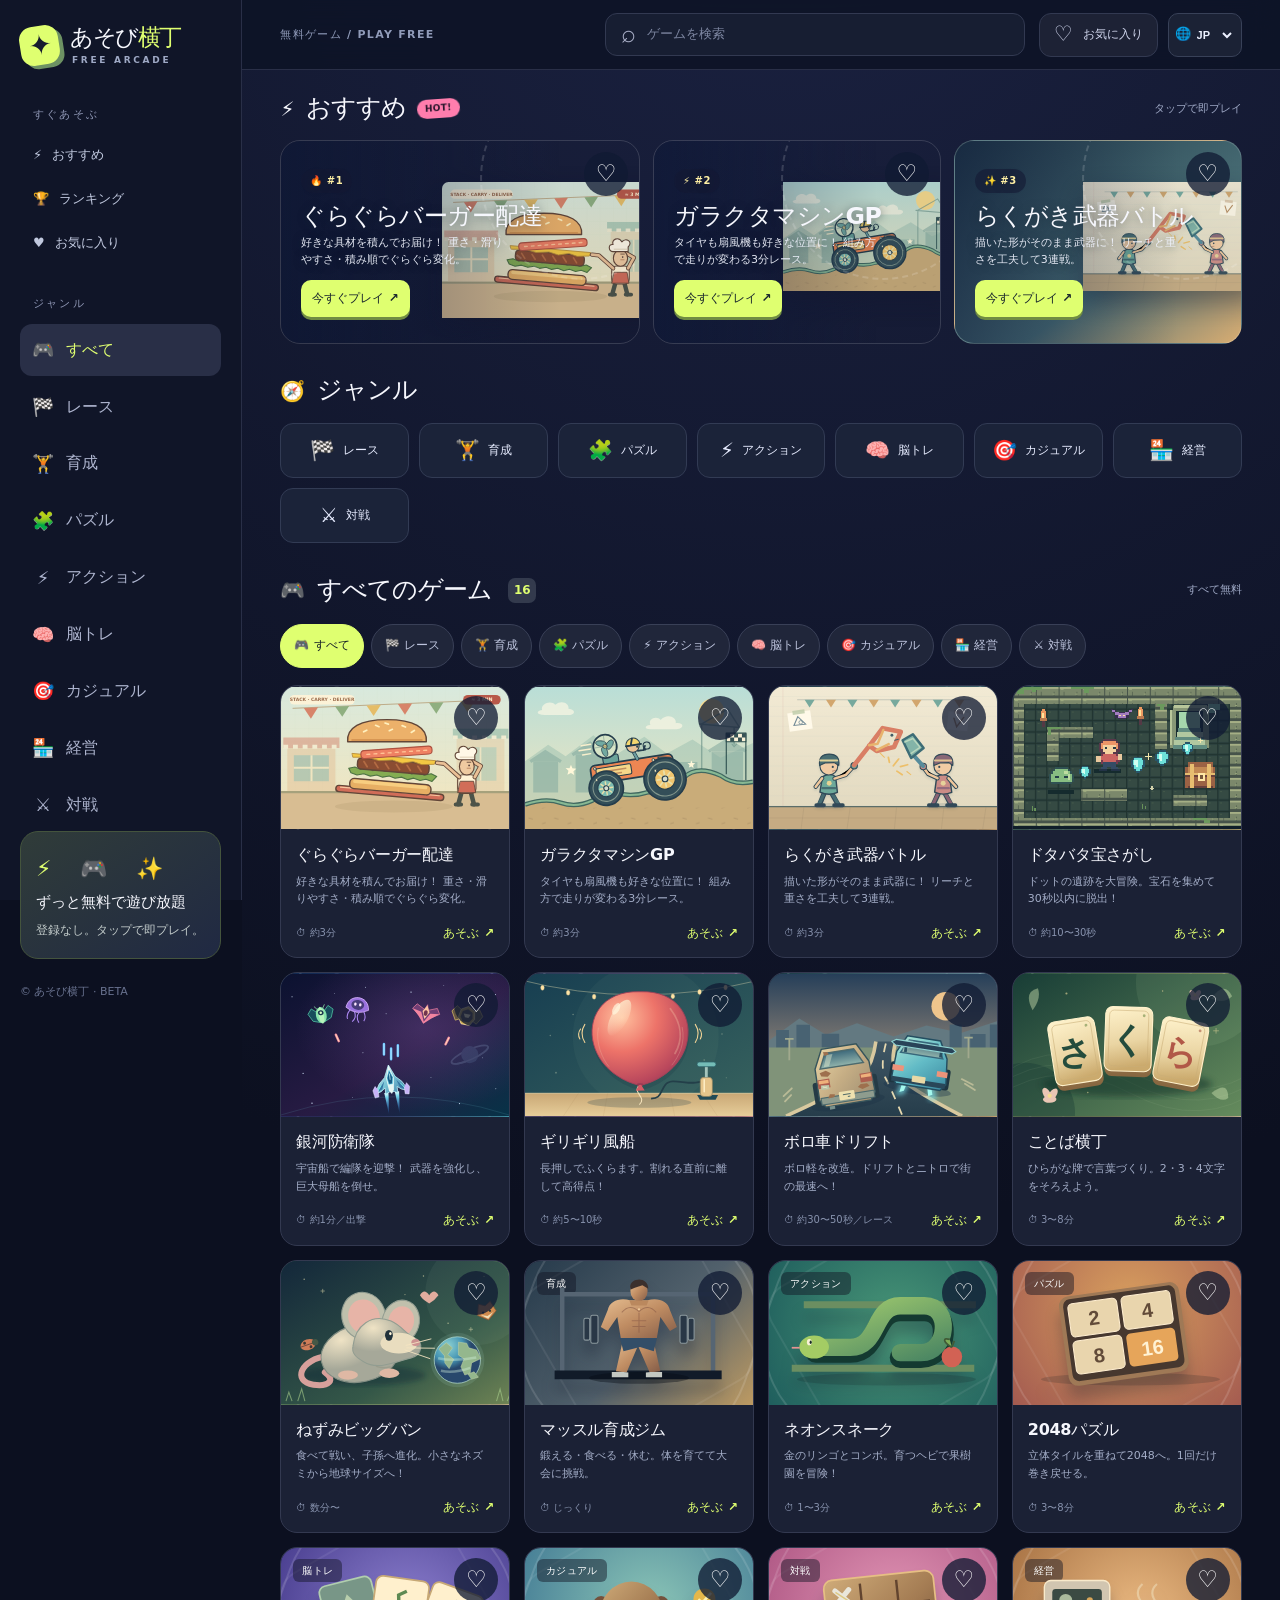
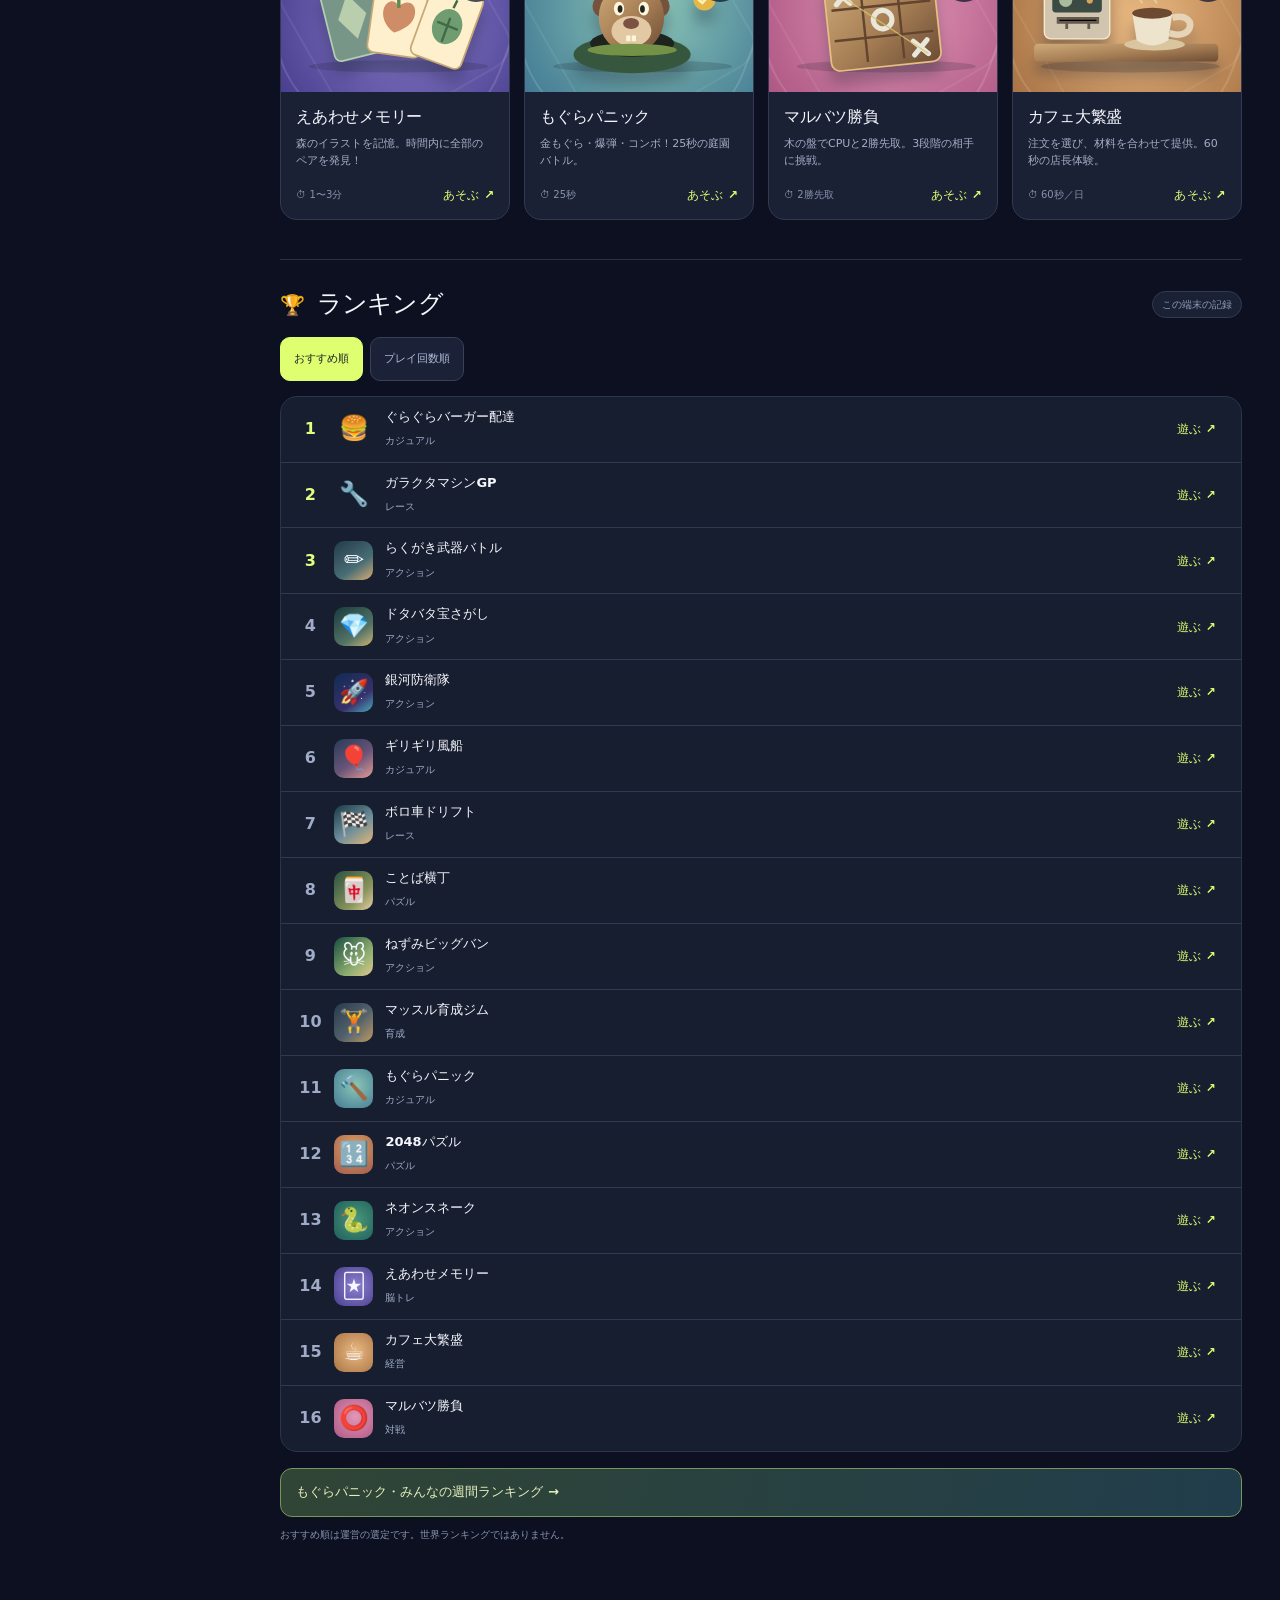
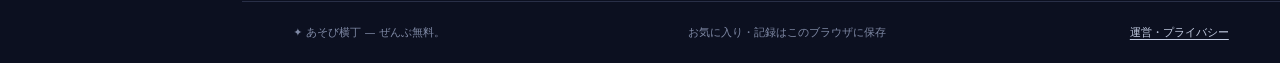
<file: index.html>
<!doctype html>
<html lang="ja">
<head>
  <meta charset="utf-8">
  <meta name="viewport" content="width=device-width, initial-scale=1, viewport-fit=cover">
  <meta name="theme-color" content="#0c1020">
  <meta name="description" content="あそび横丁。登録なし・インストールなし・完全無料。遊べるミニゲームを今すぐプレイ。">
  <meta property="og:type" content="website">
  <meta property="og:title" content="あそび横丁 | 無料ブラウザゲームセンター">
  <meta property="og:description" content="今すぐ遊べる無料ゲーム！筋トレ育成、パズル、アクション、脳トレ、経営など。">
  <meta property="og:url" content="https://asobi-yokocho.pages.dev/">
  <meta property="og:image" content="https://asobi-yokocho.pages.dev/assets/og.png">
  <meta name="twitter:card" content="summary_large_image">
  <link rel="icon" href="assets/icon.svg" type="image/svg+xml">
  <title>あそび横丁 | 無料ゲームセンター</title>
  <link rel="stylesheet" href="style.css">
  <link rel="stylesheet" href="games/trio.css">
  <link rel="stylesheet" href="games/duo.css">
  <link rel="stylesheet" href="games/mole.css">
  <link rel="stylesheet" href="games/bodybuilder.css">
  <link rel="stylesheet" href="games/mouse-evolution.css">
  <link rel="stylesheet" href="games/kotoba-garden.css">
  <link rel="stylesheet" href="games/scrap-drift.css">
  <link rel="stylesheet" href="games/balloon-panic.css">
<link rel="stylesheet" href="games/galaxy-guard.css">
<link rel="stylesheet" href="games/pixel-treasure.css">
<link rel="stylesheet" href="games/doodle-arms.css">
<link rel="stylesheet" href="games/junk-gp.css">
<link rel="stylesheet" href="games/burger-balance.css">
</head>
<body>
  <div class="app-shell">
    <aside class="sidebar" aria-label="ゲームのナビゲーション">
      <a class="logo" href="#home" aria-label="あそび横丁 ホーム"><span class="logo-mark">✦</span><span>あそび<span class="logo-accent">横丁</span><small>FREE ARCADE</small></span></a>
      <div class="sidebar-divider"></div>
      <span class="sidebar-kicker" data-i18n="quickLinks">すぐあそぶ</span>
      <nav class="quick-nav"><a href="#home"><span>⚡</span> <span data-i18n="recommended">おすすめ</span></a><a href="#ranking"><span>🏆</span> <span data-i18n="rankings">ランキング</span></a><button type="button" id="side-favorites"><span>♥</span> <span data-i18n="favorites">お気に入り</span></button></nav>
      <div class="sidebar-divider soft"></div>
      <span class="sidebar-kicker" data-i18n="genres">ジャンル</span>
      <nav class="side-nav" id="side-nav"></nav>
      <div class="sidebar-promo"><span class="sparkles">⚡ 🎮 ✨</span><strong data-i18n="freeForever">ずっと無料で遊び放題</strong><p data-i18n="noAccount">登録なし。タップで即プレイ。</p></div>
      <div class="sidebar-foot">© あそび横丁 · BETA</div>
    </aside>

    <div class="page-column">
      <header class="topbar">
        <a class="mobile-brand" href="#home" aria-label="ホーム">✦ あそび<span>横丁</span></a>
        <a class="desktop-microbrand" href="#home" data-i18n="freePlay">無料ゲーム / PLAY FREE</a>
        <div class="search-wrapper"><span aria-hidden="true">⌕</span><input id="game-search" type="search" placeholder="ゲームを検索" aria-label="ゲームを検索" autocomplete="off"></div>
        <div class="top-actions">
          <button id="favorites-toggle" class="favs-toggle" type="button" aria-pressed="false" aria-label="お気に入りだけ表示"><span aria-hidden="true">♡</span><span class="favs-text" data-i18n="favorites">お気に入り</span></button>
          <label class="lang-wrap" title="Language"><span aria-hidden="true">🌐</span><span class="sr-only" data-i18n="language">表示言語</span><select id="language-select" aria-label="Language"><option value="ja">JP</option><option value="en">EN</option><option value="ko">한국</option><option value="zh">中文</option><option value="es">ES</option></select></label>
        </div>
      </header>

      <main>
        <section id="home-screen">
          <section class="recommended-section" id="recommended" aria-labelledby="recommended-heading">
            <div class="section-heading compact"><h1 id="recommended-heading"><span class="heading-emoji">⚡</span> <span data-i18n="recommended">おすすめ</span><span class="heading-spark">HOT!</span></h1><span class="section-small" data-i18n="tapInstantly">タップで即プレイ</span></div>
            <div class="recommended-grid" id="recommended-grid"></div>
          </section>
          <section class="genre-section" aria-labelledby="genre-heading">
            <div class="section-heading"><h2 id="genre-heading"><span class="heading-emoji">🧭</span> <span data-i18n="genres">ジャンル</span></h2></div>
            <div class="genre-grid" id="genre-grid"></div>
          </section>
          <section class="game-list" id="games" aria-labelledby="library-heading">
            <div class="section-heading"><h2 id="library-heading"><span class="heading-emoji">🎮</span> <span data-i18n="allGames">すべてのゲーム</span> <span class="game-count" id="game-count">6</span></h2><span class="section-small" data-i18n="allFree">すべて無料</span></div>
            <div class="category-scroller" id="category-tabs" role="group" aria-label="ジャンルで絞り込み"></div>
            <div class="game-grid" id="game-grid"></div>
            <p class="empty-results hidden" id="empty-results" data-i18n="empty">見つからなかったよ。ジャンルを変えてみよう！</p>
          </section>
          <section class="ranking-section" id="ranking" aria-labelledby="ranking-heading">
            <div class="section-heading"><h2 id="ranking-heading"><span class="heading-emoji">🏆</span> <span data-i18n="rankings">ランキング</span></h2><span class="local-pill" data-i18n="localOnly">この端末の記録</span></div>
            <div class="ranking-tabs" role="group" aria-label="ランキング切り替え"><button type="button" data-rank-tab="top" class="active" data-i18n="editorPicks">編集部おすすめ</button><button type="button" data-rank-tab="personal" data-i18n="mostPlayed">プレイ回数順</button></div>
            <div class="ranking-list" id="ranking-list"></div>
            <button class="global-ranking-link" type="button" data-open="mole" data-i18n="globalRankingLink">もぐらパニック・みんなの週間ランキング →</button>
            <p class="rank-note" id="ranking-note" data-i18n="editorNote">初期順位は運営のおすすめ順です。世界ランキングではありません。</p>
          </section>
        </section>

        <section id="game-screen" class="hidden">
          <div class="backline"><a href="#home" class="back-link"><span data-i18n="back">← ゲーム一覧</span></a><span class="free-label">● FREE</span></div>
          <div class="game-title-line"><div class="game-title-copy"><div class="eyebrow" id="game-category"></div><h1 id="game-title"></h1><p class="game-description" id="game-description"></p></div><div class="game-title-actions"><button type="button" id="game-favorite" class="game-favorite" data-favorite="" aria-pressed="false" aria-label="お気に入りに追加">♡</button><div class="best-badge"><span data-i18n="yourBest">自己ベスト</span><strong id="best-display">--</strong></div></div></div>
          <div id="game-pane" class="game-pane"></div>
          <div class="game-hint" id="game-hint"></div>
          <section class="local-leaderboard" id="local-leaderboard" aria-labelledby="local-leaderboard-title"><div class="section-heading"><h2 id="local-leaderboard-title"><span class="heading-emoji">🏅</span> <span data-i18n="scoreRanking">スコアランキング</span></h2><span class="local-pill" data-i18n="localOnly">この端末の記録</span></div><form class="nickname-row" id="nickname-form"><label for="nickname" data-i18n="nicknameLabel">プレイヤー名</label><input id="nickname" maxlength="16" autocomplete="nickname" placeholder="ゲスト"><button type="submit" data-i18n="saveName">保存</button></form><div id="game-leaderboard"></div><p class="rank-note" data-i18n="leaderboardNote">このブラウザだけの記録です。公開ランキングにはサーバーが必要です。</p></section>
          <section class="more-games"><div class="more-heading"><h2 data-i18n="moreGames">次はこれ！</h2><a href="#home" data-i18n="allGamesLink">全部見る →</a></div><div id="more-game-grid" class="game-grid compact-grid"></div></section>
        </section>
      </main>
      <footer class="footer"><span data-i18n="footerText">✦ あそび横丁 — ぜんぶ無料。</span><span data-i18n="privacyNote">お気に入り・記録はこのブラウザに保存</span><a href="privacy.html" data-i18n="privacyLink">運営・プライバシー</a></footer>
    </div>
  </div>
  <div class="toast" id="toast" role="status" aria-live="polite"></div>
  <script src="i18n.js" defer></script>
  <script src="catalog.js" defer></script>
  <script src="app.js" defer></script>
</body>
</html>
</file>
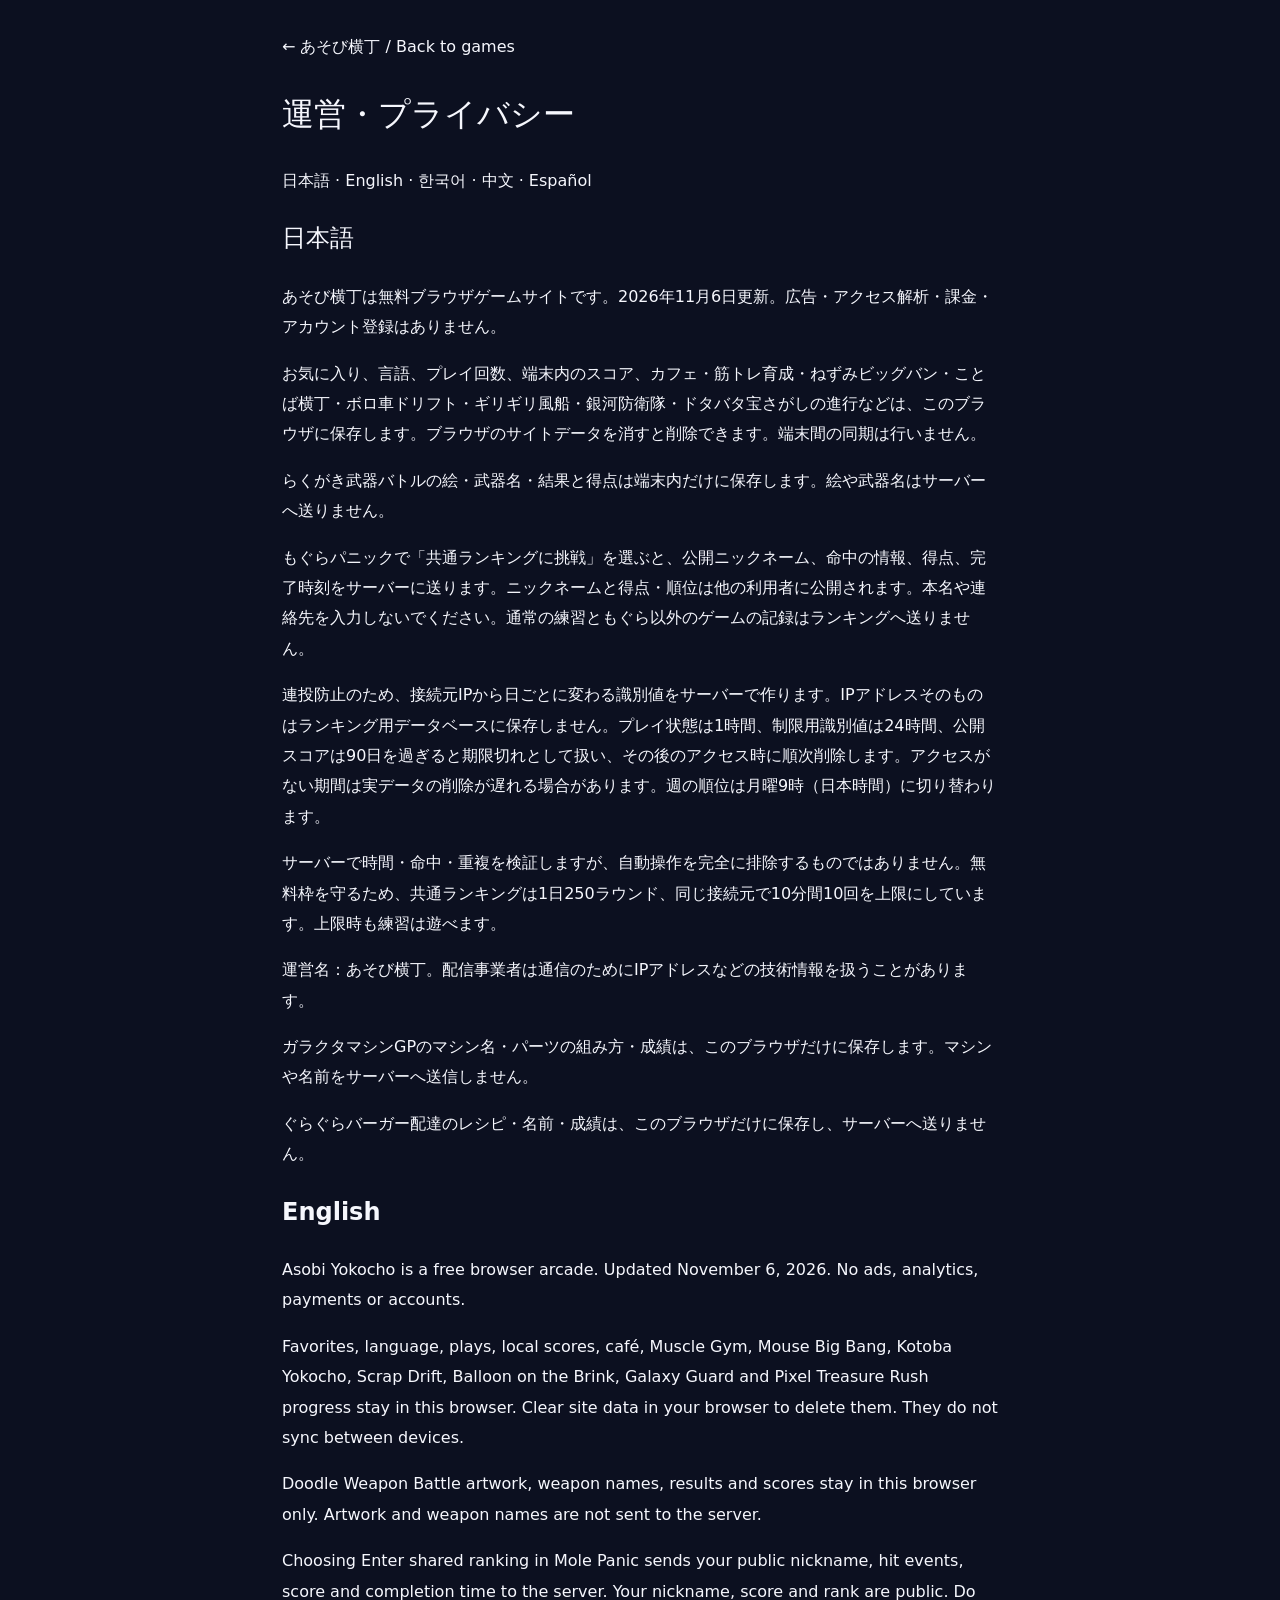
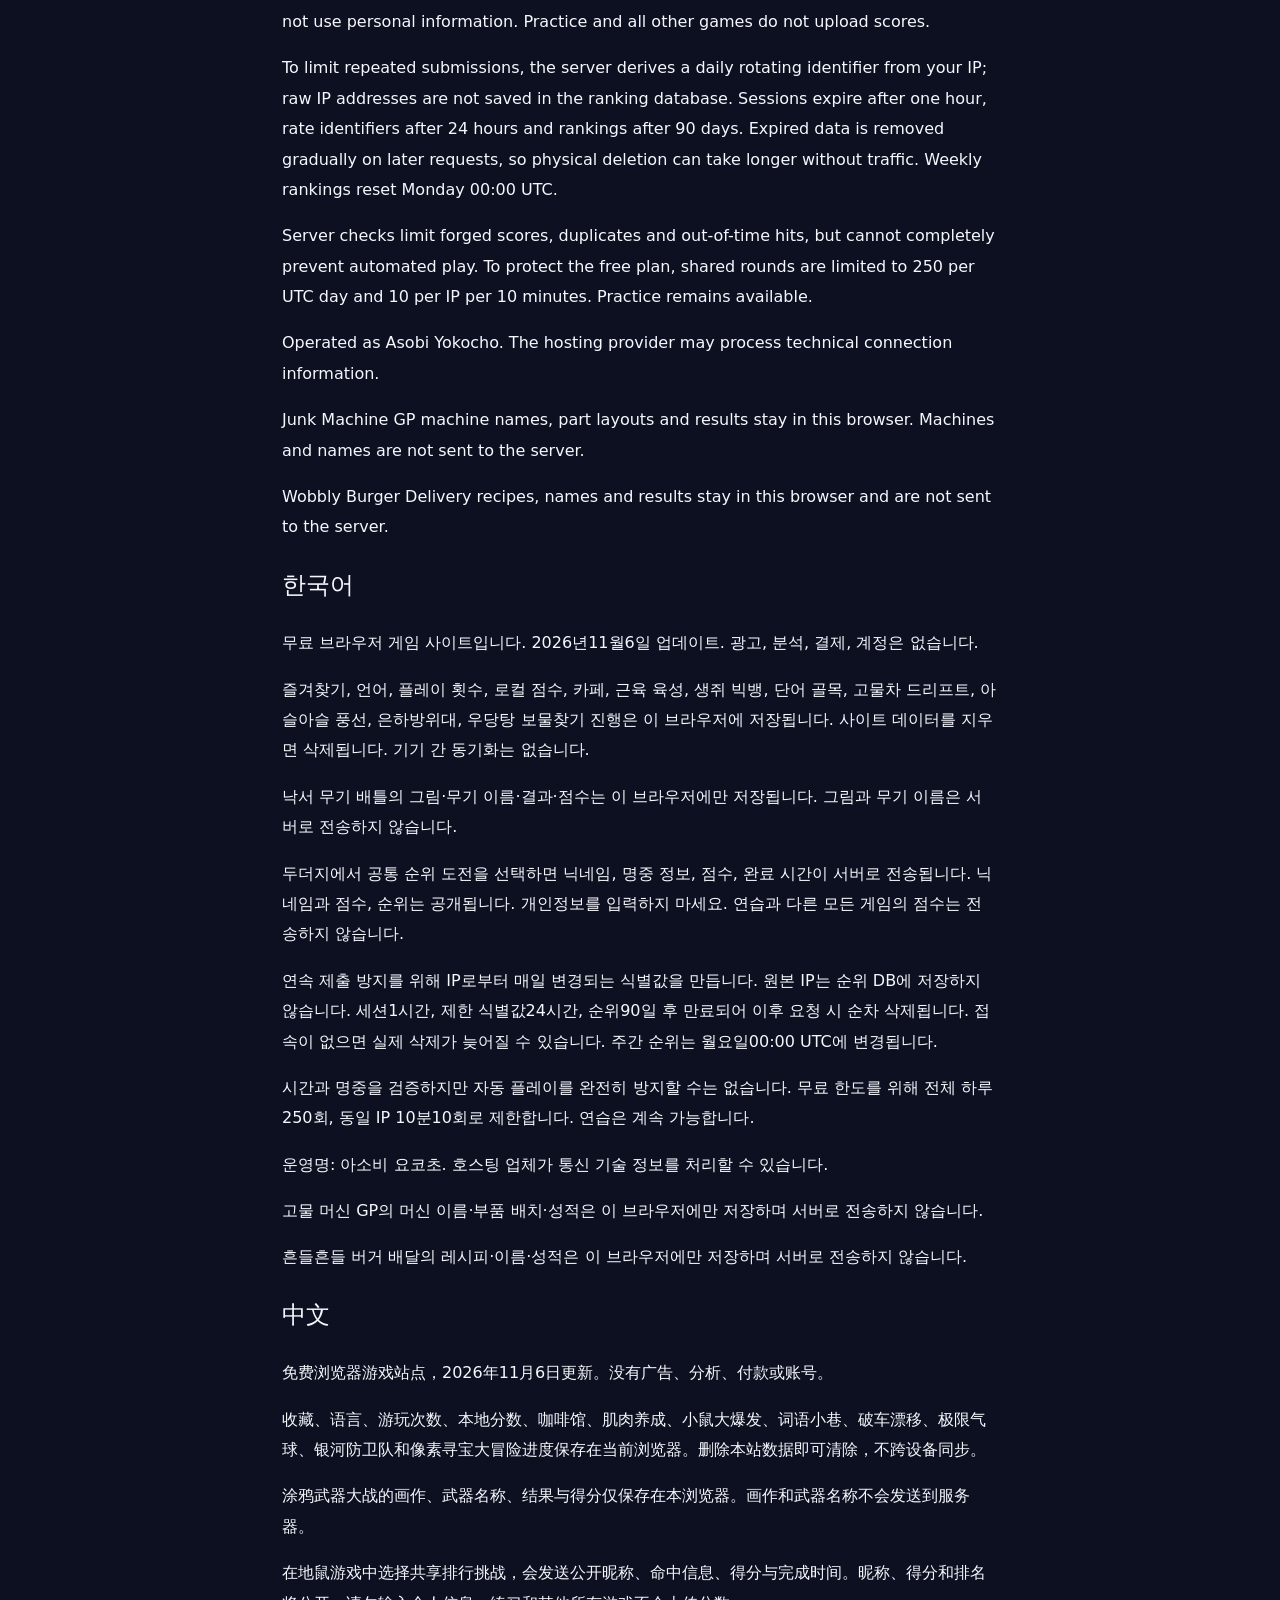
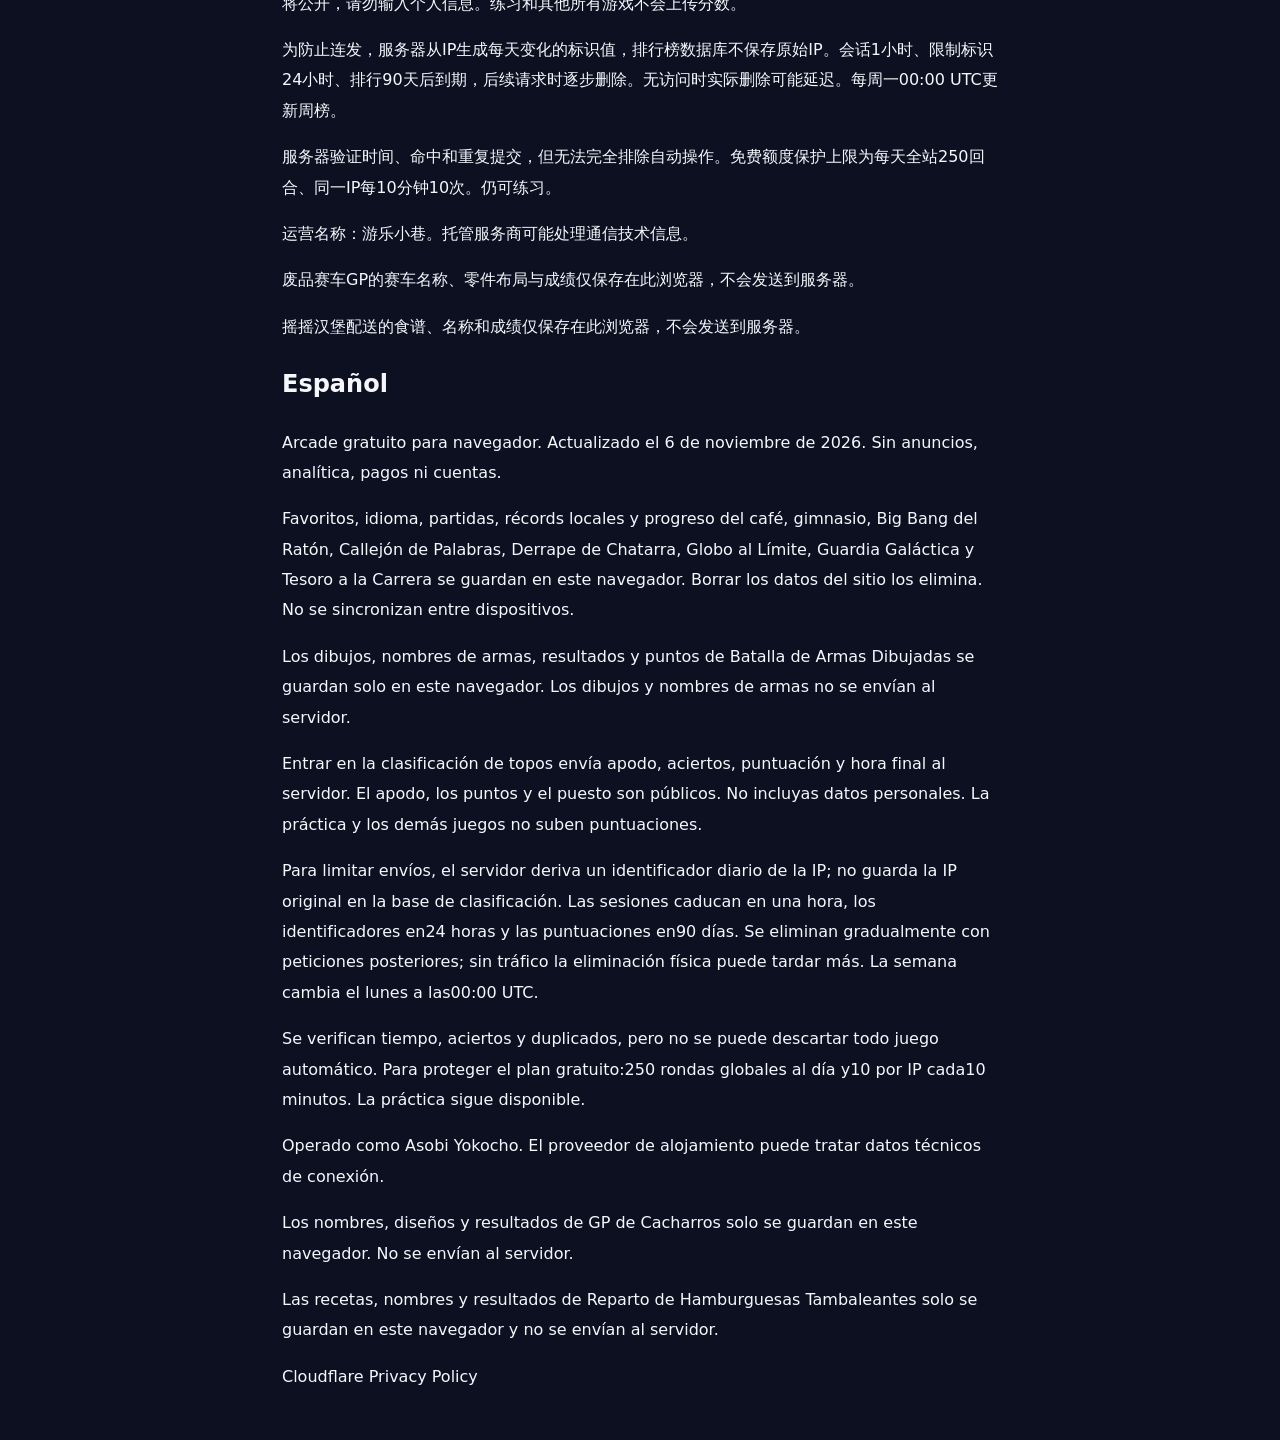
<file: privacy.html>
<!doctype html><html lang="ja"><head><meta charset="utf-8"><meta name="viewport" content="width=device-width,initial-scale=1"><title>運営・プライバシー | あそび横丁</title><link rel="stylesheet" href="style.css"><link rel="icon" href="assets/icon.svg"></head><body><main style="max-width:760px;margin:auto;padding:32px 22px;line-height:1.9"><a href="./">← あそび横丁 / Back to games</a><h1>運営・プライバシー</h1><nav><a href="#ja">日本語</a> · <a href="#en">English</a> · <a href="#ko">한국어</a> · <a href="#zh-CN">中文</a> · <a href="#es">Español</a></nav><section id="ja" lang="ja"><h2>日本語</h2><p>あそび横丁は無料ブラウザゲームサイトです。2026年11月6日更新。広告・アクセス解析・課金・アカウント登録はありません。</p><p>お気に入り、言語、プレイ回数、端末内のスコア、カフェ・筋トレ育成・ねずみビッグバン・ことば横丁・ボロ車ドリフト・ギリギリ風船・銀河防衛隊・ドタバタ宝さがしの進行などは、このブラウザに保存します。ブラウザのサイトデータを消すと削除できます。端末間の同期は行いません。</p><p>らくがき武器バトルの絵・武器名・結果と得点は端末内だけに保存します。絵や武器名はサーバーへ送りません。</p><p>もぐらパニックで「共通ランキングに挑戦」を選ぶと、公開ニックネーム、命中の情報、得点、完了時刻をサーバーに送ります。ニックネームと得点・順位は他の利用者に公開されます。本名や連絡先を入力しないでください。通常の練習ともぐら以外のゲームの記録はランキングへ送りません。</p><p>連投防止のため、接続元IPから日ごとに変わる識別値をサーバーで作ります。IPアドレスそのものはランキング用データベースに保存しません。プレイ状態は1時間、制限用識別値は24時間、公開スコアは90日を過ぎると期限切れとして扱い、その後のアクセス時に順次削除します。アクセスがない期間は実データの削除が遅れる場合があります。週の順位は月曜9時（日本時間）に切り替わります。</p><p>サーバーで時間・命中・重複を検証しますが、自動操作を完全に排除するものではありません。無料枠を守るため、共通ランキングは1日250ラウンド、同じ接続元で10分間10回を上限にしています。上限時も練習は遊べます。</p><p>運営名：あそび横丁。配信事業者は通信のためにIPアドレスなどの技術情報を扱うことがあります。</p><p>ガラクタマシンGPのマシン名・パーツの組み方・成績は、このブラウザだけに保存します。マシンや名前をサーバーへ送信しません。</p><p>ぐらぐらバーガー配達のレシピ・名前・成績は、このブラウザだけに保存し、サーバーへ送りません。</p></section><section id="en" lang="en"><h2>English</h2><p>Asobi Yokocho is a free browser arcade. Updated November 6, 2026. No ads, analytics, payments or accounts.</p><p>Favorites, language, plays, local scores, café, Muscle Gym, Mouse Big Bang, Kotoba Yokocho, Scrap Drift, Balloon on the Brink, Galaxy Guard and Pixel Treasure Rush progress stay in this browser. Clear site data in your browser to delete them. They do not sync between devices.</p><p>Doodle Weapon Battle artwork, weapon names, results and scores stay in this browser only. Artwork and weapon names are not sent to the server.</p><p>Choosing Enter shared ranking in Mole Panic sends your public nickname, hit events, score and completion time to the server. Your nickname, score and rank are public. Do not use personal information. Practice and all other games do not upload scores.</p><p>To limit repeated submissions, the server derives a daily rotating identifier from your IP; raw IP addresses are not saved in the ranking database. Sessions expire after one hour, rate identifiers after 24 hours and rankings after 90 days. Expired data is removed gradually on later requests, so physical deletion can take longer without traffic. Weekly rankings reset Monday 00:00 UTC.</p><p>Server checks limit forged scores, duplicates and out-of-time hits, but cannot completely prevent automated play. To protect the free plan, shared rounds are limited to 250 per UTC day and 10 per IP per 10 minutes. Practice remains available.</p><p>Operated as Asobi Yokocho. The hosting provider may process technical connection information.</p><p>Junk Machine GP machine names, part layouts and results stay in this browser. Machines and names are not sent to the server.</p><p>Wobbly Burger Delivery recipes, names and results stay in this browser and are not sent to the server.</p></section><section id="ko" lang="ko"><h2>한국어</h2><p>무료 브라우저 게임 사이트입니다. 2026년11월6일 업데이트. 광고, 분석, 결제, 계정은 없습니다.</p><p>즐겨찾기, 언어, 플레이 횟수, 로컬 점수, 카페, 근육 육성, 생쥐 빅뱅, 단어 골목, 고물차 드리프트, 아슬아슬 풍선, 은하방위대, 우당탕 보물찾기 진행은 이 브라우저에 저장됩니다. 사이트 데이터를 지우면 삭제됩니다. 기기 간 동기화는 없습니다.</p><p>낙서 무기 배틀의 그림·무기 이름·결과·점수는 이 브라우저에만 저장됩니다. 그림과 무기 이름은 서버로 전송하지 않습니다.</p><p>두더지에서 공통 순위 도전을 선택하면 닉네임, 명중 정보, 점수, 완료 시간이 서버로 전송됩니다. 닉네임과 점수, 순위는 공개됩니다. 개인정보를 입력하지 마세요. 연습과 다른 모든 게임의 점수는 전송하지 않습니다.</p><p>연속 제출 방지를 위해 IP로부터 매일 변경되는 식별값을 만듭니다. 원본 IP는 순위 DB에 저장하지 않습니다. 세션1시간, 제한 식별값24시간, 순위90일 후 만료되어 이후 요청 시 순차 삭제됩니다. 접속이 없으면 실제 삭제가 늦어질 수 있습니다. 주간 순위는 월요일00:00 UTC에 변경됩니다.</p><p>시간과 명중을 검증하지만 자동 플레이를 완전히 방지할 수는 없습니다. 무료 한도를 위해 전체 하루250회, 동일 IP 10분10회로 제한합니다. 연습은 계속 가능합니다.</p><p>운영명: 아소비 요코초. 호스팅 업체가 통신 기술 정보를 처리할 수 있습니다.</p><p>고물 머신 GP의 머신 이름·부품 배치·성적은 이 브라우저에만 저장하며 서버로 전송하지 않습니다.</p><p>흔들흔들 버거 배달의 레시피·이름·성적은 이 브라우저에만 저장하며 서버로 전송하지 않습니다.</p></section><section id="zh-CN" lang="zh-CN"><h2>中文</h2><p>免费浏览器游戏站点，2026年11月6日更新。没有广告、分析、付款或账号。</p><p>收藏、语言、游玩次数、本地分数、咖啡馆、肌肉养成、小鼠大爆发、词语小巷、破车漂移、极限气球、银河防卫队和像素寻宝大冒险进度保存在当前浏览器。删除本站数据即可清除，不跨设备同步。</p><p>涂鸦武器大战的画作、武器名称、结果与得分仅保存在本浏览器。画作和武器名称不会发送到服务器。</p><p>在地鼠游戏中选择共享排行挑战，会发送公开昵称、命中信息、得分与完成时间。昵称、得分和排名将公开，请勿输入个人信息。练习和其他所有游戏不会上传分数。</p><p>为防止连发，服务器从IP生成每天变化的标识值，排行榜数据库不保存原始IP。会话1小时、限制标识24小时、排行90天后到期，后续请求时逐步删除。无访问时实际删除可能延迟。每周一00:00 UTC更新周榜。</p><p>服务器验证时间、命中和重复提交，但无法完全排除自动操作。免费额度保护上限为每天全站250回合、同一IP每10分钟10次。仍可练习。</p><p>运营名称：游乐小巷。托管服务商可能处理通信技术信息。</p><p>废品赛车GP的赛车名称、零件布局与成绩仅保存在此浏览器，不会发送到服务器。</p><p>摇摇汉堡配送的食谱、名称和成绩仅保存在此浏览器，不会发送到服务器。</p></section><section id="es" lang="es"><h2>Español</h2><p>Arcade gratuito para navegador. Actualizado el 6 de noviembre de 2026. Sin anuncios, analítica, pagos ni cuentas.</p><p>Favoritos, idioma, partidas, récords locales y progreso del café, gimnasio, Big Bang del Ratón, Callejón de Palabras, Derrape de Chatarra, Globo al Límite, Guardia Galáctica y Tesoro a la Carrera se guardan en este navegador. Borrar los datos del sitio los elimina. No se sincronizan entre dispositivos.</p><p>Los dibujos, nombres de armas, resultados y puntos de Batalla de Armas Dibujadas se guardan solo en este navegador. Los dibujos y nombres de armas no se envían al servidor.</p><p>Entrar en la clasificación de topos envía apodo, aciertos, puntuación y hora final al servidor. El apodo, los puntos y el puesto son públicos. No incluyas datos personales. La práctica y los demás juegos no suben puntuaciones.</p><p>Para limitar envíos, el servidor deriva un identificador diario de la IP; no guarda la IP original en la base de clasificación. Las sesiones caducan en una hora, los identificadores en24 horas y las puntuaciones en90 días. Se eliminan gradualmente con peticiones posteriores; sin tráfico la eliminación física puede tardar más. La semana cambia el lunes a las00:00 UTC.</p><p>Se verifican tiempo, aciertos y duplicados, pero no se puede descartar todo juego automático. Para proteger el plan gratuito:250 rondas globales al día y10 por IP cada10 minutos. La práctica sigue disponible.</p><p>Operado como Asobi Yokocho. El proveedor de alojamiento puede tratar datos técnicos de conexión.</p><p>Los nombres, diseños y resultados de GP de Cacharros solo se guardan en este navegador. No se envían al servidor.</p><p>Las recetas, nombres y resultados de Reparto de Hamburguesas Tambaleantes solo se guardan en este navegador y no se envían al servidor.</p></section><p><a href="https://www.cloudflare.com/privacypolicy/">Cloudflare Privacy Policy</a></p></main></body></html>
</file>
<file: style.css>
:root{font-family:'DM Sans','Noto Sans JP',system-ui,sans-serif;color:#f6f7fd;background:#101424;font-synthesis:none;font-smooth:always;--bg:#101424;--side:#14182b;--panel:#1b2034;--muted:#a1a8c1;--edge:#292f46;--lime:#d6fe7b;--pink:#ff82bd;--blue:#8cabff}
*{box-sizing:border-box}html{scroll-behavior:smooth}body{margin:0;min-width:320px;line-height:1.55}a{color:inherit;text-decoration:none}button,input{font:inherit}button{cursor:pointer}button:disabled{opacity:.5;cursor:not-allowed}.hidden{display:none!important}::selection{background:var(--lime);color:#14182b}.app-shell{display:grid;grid-template-columns:242px minmax(0,1fr);min-height:100vh}.sidebar{background:var(--side);border-right:1px solid var(--edge);padding:32px 20px 19px;display:flex;flex-direction:column;min-height:100vh;position:sticky;top:0;height:100vh}.logo{display:flex;align-items:center;gap:11px;white-space:nowrap;font-size:23px;font-weight:900;letter-spacing:-1.5px;line-height:1.05}.logo-mark{width:39px;height:39px;display:grid;place-items:center;border-radius:13px;background:var(--lime);color:#161b2f;font-size:28px;transform:rotate(-9deg);box-shadow:4px 4px 0 #6d9263}.logo-accent{color:var(--lime)}.logo small{display:block;font-size:9px;letter-spacing:2.7px;font-weight:800;color:var(--muted);margin:7px 0 0 2px}.sidebar-divider{height:1px;background:var(--edge);margin:35px 0 24px}.sidebar-kicker,.eyebrow{font-weight:800;font-size:11px;color:#8e96b4;letter-spacing:2.2px}.sidebar-kicker{margin:0 13px 12px}.side-nav{display:grid;gap:5px}.side-nav button{border:0;background:transparent;color:#aeb5cf;border-radius:12px;text-align:left;padding:12px 13px;display:flex;gap:13px;align-items:center;font-weight:700}.side-nav button.active,.side-nav button:hover{background:#292f47;color:var(--lime)}.side-nav button .nav-icon{width:20px;display:inline-flex;align-items:center;justify-content:center;font-size:18px}.sidebar-promo{margin-top:auto;background:linear-gradient(145deg,#303c39,#202943);border:1px solid #44543d;border-radius:18px;padding:20px 15px 16px;display:grid;gap:5px}.sparkles{color:var(--lime);font-size:22px;letter-spacing:11px}.sidebar-promo strong{font-size:15px}.sidebar-promo p{font-size:12px;color:#c3cccb;line-height:1.8;margin:1px 0 0}.sidebar-foot{font-size:11px;color:#69728f;margin-top:24px}.page-column{min-width:0}.topbar{height:84px;border-bottom:1px solid var(--edge);padding:0 clamp(20px,4vw,60px);display:flex;justify-content:space-between;align-items:center;gap:20px}.search-wrapper{display:flex;align-items:center;gap:9px;background:#1e2438;border:1px solid #323951;border-radius:12px;padding:0 15px;height:43px;width:min(410px,100%);color:#aab0c8}.search-wrapper span{font-size:25px}.search-wrapper input{border:none;outline:none;background:transparent;color:white;width:100%;font-size:13px}.search-wrapper input::placeholder{color:#7e87a2}.favs-toggle{border:1px solid #323951;border-radius:12px;padding:10px 14px;background:#1d2235;color:#cfd5ec;display:flex;gap:10px;align-items:center;white-space:nowrap;font-weight:700;font-size:12px}.favs-toggle span:first-child{font-size:21px;line-height:1}.favs-toggle.active{border-color:var(--pink);color:var(--pink)}.mobile-brand{display:none}.page-column main{padding:32px clamp(20px,4vw,60px) 60px;max-width:1440px;margin:auto}.hero{min-height:316px;display:flex;justify-content:space-between;align-items:center;gap:25px;padding:38px clamp(30px,5.5vw,70px);background:linear-gradient(122deg,#303c5e 0%,#343463 59%,#463b71 100%);border-radius:23px;overflow:hidden;position:relative;isolation:isolate}.hero:after{content:"";position:absolute;inset:0;opacity:.24;background-image:radial-gradient(#aaa3df .8px,transparent .9px);background-size:20px 20px;mask-image:linear-gradient(90deg,transparent 30%,black 100%);pointer-events:none}.hero-copy{z-index:1}.pill{display:inline-flex;align-items:center;gap:8px;background:#ffffff19;border:1px solid #ffffff30;border-radius:100px;padding:5px 13px;font-weight:800;font-size:11px;letter-spacing:1px}.pulse-dot{height:7px;width:7px;background:var(--lime);border-radius:50%;box-shadow:0 0 0 4px #d6fe7b18}.hero h1{font-size:clamp(28px,3.3vw,47px);letter-spacing:-2px;line-height:1.32;margin:17px 0 9px;font-weight:900}.hero h1 em{color:var(--lime);font-style:normal}.hero p{color:#dbdff1;font-size:13px;margin:0 0 25px;line-height:1.95}.hero-cta{display:inline-flex;gap:20px;background:var(--lime);color:#1e2c27;border-radius:11px;font-weight:900;font-size:13px;padding:12px 17px;align-items:center;box-shadow:0 4px 0 #91b851}.hero-cta:hover{transform:translateY(-2px)}.hero-cta span{font-size:18px}.hero-art{position:relative;min-width:240px;width:34%;height:260px;z-index:1}.hero-orbit{position:absolute;width:235px;height:235px;left:17%;top:10px;border:2px dashed #ffffff38;border-radius:50%;transform:rotate(-13deg)}.hero-shape{position:absolute;display:grid;place-items:center;border-radius:25%;font-size:56px;filter:drop-shadow(0 13px 12px #10122244);z-index:2}.shape-a{background:#e6ff9d;height:142px;width:142px;top:35px;left:30%;transform:rotate(-18deg)}.shape-b{background:#ff91cb;height:88px;width:88px;top:3px;right:-2%;font-size:49px;transform:rotate(17deg)}.shape-c{background:#85a2ff;height:95px;width:95px;bottom:6px;left:1%;font-size:55px;transform:rotate(15deg)}.hero-sticker{position:absolute;right:1%;bottom:5px;color:#e6ff9d;font-size:18px;font-weight:900;line-height:1.1;letter-spacing:1px;transform:rotate(10deg);z-index:3}.game-list{margin-top:41px}.list-heading,.more-heading{display:flex;align-items:end;justify-content:space-between;gap:12px}.eyebrow{color:var(--lime)}.list-heading h2,.more-heading h2{font-weight:900;letter-spacing:-1px;font-size:25px;margin:6px 0 0}.game-count{font-size:12px;display:inline-flex;vertical-align:middle;background:#333a4d;color:var(--lime);min-width:28px;height:25px;border-radius:7px;justify-content:center;align-items:center;margin-left:8px;letter-spacing:0}.list-subtitle{color:#919ab5;font-size:12px}.category-scroller{display:flex;gap:8px;overflow-x:auto;padding:25px 0 23px;scrollbar-width:none}.category-scroller::-webkit-scrollbar{display:none}.category-scroller button{white-space:nowrap;border-radius:99px;border:1px solid #394057;color:#bec5de;background:#20263a;padding:8px 15px;font-size:12px;font-weight:800}.category-scroller button.active,.category-scroller button:hover{border-color:var(--lime);background:var(--lime);color:#172127}.game-grid{display:grid;grid-template-columns:repeat(3,minmax(0,1fr));gap:18px}.game-card{min-width:0;border:1px solid #2b3148;background:#1b2033;border-radius:17px;overflow:hidden;transition:transform .15s,border-color .15s;position:relative}.game-card:hover{transform:translateY(-3px);border-color:#65718e}.card-cover{height:149px;position:relative;display:grid;place-items:center;overflow:hidden;isolation:isolate}.card-cover:before{content:"";position:absolute;border-radius:45%;border:2px solid #ffffff20;width:230px;height:230px;transform:rotate(20deg);z-index:-1}.card-cover:after{content:"";position:absolute;border-radius:28px;border:2px solid #ffffff12;width:180px;height:180px;transform:rotate(60deg);z-index:-1}.cover-icon{font-size:69px;line-height:1;filter:drop-shadow(0 13px 7px #161b2c49);transition:transform .2s}.game-card:hover .cover-icon{transform:translateY(-5px) rotate(-5deg)}.cover-snake{background:radial-gradient(circle at 55% 48%,#4a9878,#1f5e5d)}.cover-2048{background:radial-gradient(circle at 51% 32%,#d9a05f,#a35a50)}.cover-memory{background:radial-gradient(circle at 55% 48%,#8e81d0,#493e8f)}.cover-mole{background:radial-gradient(circle at 55% 43%,#8cc6b7,#427a94)}.cover-ttt{background:radial-gradient(circle at 55% 45%,#e397b6,#ae5784)}.cover-shop{background:radial-gradient(circle at 55% 48%,#ebba82,#a87345)}.cover-tag{position:absolute;left:12px;top:11px;background:#12152377;color:white;padding:4px 9px;border-radius:6px;font-size:10px;font-weight:800;letter-spacing:.3px}.favorite-btn{position:absolute;right:11px;top:10px;border:none;display:grid;place-items:center;background:#0d142a85;color:#fff;width:30px;height:30px;border-radius:50%;font-size:20px;z-index:2}.favorite-btn.active{color:#ff83bb}.card-text{padding:15px 16px 16px}.card-text h3{font-size:16px;font-weight:900;margin:0 0 5px;letter-spacing:-.3px}.card-text p{font-size:11px;color:#a3adc7;margin:0;min-height:36px;line-height:1.6}.card-bottom{margin-top:15px;display:flex;align-items:center;justify-content:space-between;color:#8792ad;font-size:10px}.play-label{color:var(--lime);font-size:12px;font-weight:900;letter-spacing:.2px}.card-open{display:block;position:absolute;inset:0;z-index:1;border:0;background:transparent;text-indent:-99999px;width:100%;height:100%}.favorite-btn{z-index:3}.empty-results{background:#1b2033;text-align:center;color:#aeb6d0;padding:50px 20px;border-radius:16px}.below-section{display:flex;align-items:center;gap:20px;border:1px dashed #454d66;background:#1c2236;border-radius:16px;padding:22px 25px;margin-top:38px}.below-icon{display:grid;place-items:center;background:#3a4254;color:var(--lime);width:48px;height:48px;border-radius:14px;flex:none;font-size:30px}.below-section h3{font-size:15px;margin:0 0 4px}.below-section p{font-size:11px;color:var(--muted);margin:0;line-height:1.8}.wip-badge{margin-left:auto;font-size:10px;letter-spacing:1px;color:var(--lime);white-space:nowrap}.footer{border-top:1px solid var(--edge);padding:22px clamp(20px,4vw,60px);font-size:11px;color:#7f89a5;display:flex;justify-content:space-between;flex-wrap:wrap;gap:10px}
/* game room */
.backline{display:flex;align-items:center;justify-content:space-between;margin:1px 0 31px}.back-link{color:#c4cbe0;font-size:12px;font-weight:800}.back-link:hover{color:var(--lime)}.free-label{color:var(--lime);font-size:11px;font-weight:800;letter-spacing:1px}.game-title-line{display:flex;align-items:end;justify-content:space-between;gap:18px;margin-bottom:21px}.game-title-line h1{font-size:clamp(25px,4vw,38px);margin:4px 0 5px;font-weight:900;letter-spacing:-1.7px}.game-description{margin:0;color:var(--muted);font-size:12px}.best-badge{background:#242b3f;border:1px solid #3e475e;border-radius:13px;padding:10px 16px;min-width:134px;flex:none}.best-badge span{display:block;font-size:10px;color:#aeb5d0}.best-badge strong{font-size:20px;color:var(--lime)}.game-pane{border:1px solid #383f57;background:radial-gradient(circle at 50% 0%,#2a3048,#1b2135 65%);border-radius:22px;padding:24px;min-height:480px;display:flex;justify-content:center;align-items:flex-start}.game-pane button{touch-action:manipulation}.game-wrap{width:100%;max-width:590px;text-align:center}.game-header{display:flex;gap:14px;align-items:center;justify-content:center;flex-wrap:wrap;margin-bottom:16px}.game-stat{background:#11182b;border:1px solid #38425c;border-radius:13px;min-width:114px;padding:8px 15px}.game-stat small{display:block;color:#aab2ce;font-size:10px}.game-stat strong{font-weight:900;font-size:24px;color:white}.game-button{border:0;border-radius:11px;background:var(--lime);color:#182329;padding:11px 18px;font-weight:900;font-size:13px;box-shadow:0 3px 0 #83a854}.game-button:hover{filter:brightness(1.05)}.game-button.secondary{background:#303851;color:white;box-shadow:none;border:1px solid #52617c}.game-actions{display:flex;justify-content:center;gap:9px;margin-top:17px;flex-wrap:wrap}.game-status{margin:8px auto 0;font-size:13px;color:#c6cdec;min-height:24px;font-weight:700}.game-hint{font-size:12px;color:#a2acc6;text-align:center;margin:16px 0 37px}.more-games{border-top:1px solid #333a50;padding-top:27px}.more-heading{align-items:center;margin-bottom:18px}.more-heading h2{font-size:20px;margin:0}.more-heading a{font-size:12px;color:var(--lime)}.compact-grid .card-cover{height:100px}.compact-grid .cover-icon{font-size:46px}.compact-grid .card-text p{display:none}.compact-grid .card-text{padding:10px 12px}.compact-grid .card-bottom{margin-top:7px}.compact-grid .card-text h3{font-size:13px}.compact-grid .cover-tag{display:none}.game-board{margin:0 auto;display:block;max-width:100%;touch-action:none;border-radius:10px}.arrow-pad{width:max-content;margin:15px auto 0;display:grid;grid-template-columns:repeat(3,44px);grid-template-rows:repeat(2,44px);gap:5px}.arrow-pad .dir{display:grid;place-items:center;border:1px solid #465370;background:#303951;color:white;border-radius:11px;font-size:20px}.arrow-pad .dir:active{background:var(--lime);color:#151d25}.arrow-pad .up{grid-column:2}.arrow-pad .left{grid-column:1;grid-row:2}.arrow-pad .down{grid-column:2;grid-row:2}.arrow-pad .right{grid-column:3;grid-row:2}.board-2048{display:grid;grid-template-columns:repeat(4,minmax(0,1fr));gap:8px;background:#394051;border-radius:15px;padding:9px;width:min(380px,100%);aspect-ratio:1;margin:0 auto;touch-action:none;user-select:none}.tile{display:grid;place-items:center;font-weight:900;font-size:clamp(17px,5vw,32px);background:#232b3c;border-radius:9px;line-height:1;min-width:0}.v2{background:#d1e3b3;color:#293d2c}.v4{background:#b5e3c9;color:#1e4034}.v8{background:#ffd48d;color:#49331b}.v16{background:#ffb98e;color:#523324}.v32{background:#f7918a;color:#612a37}.v64{background:#f06b86;color:white}.v128{background:#c2a7fc;color:#282041}.v256{background:#ae8cfb;color:white}.v512{background:#8caafa;color:#14234c}.v1024,.v2048,.v4096{background:var(--lime);color:#243323}.memory-grid{display:grid;grid-template-columns:repeat(4,1fr);gap:10px;max-width:405px;margin:auto}.memory-card{aspect-ratio:1;border:2px solid #5e6885;border-radius:13px;background:#47527d;color:#d7ddfa;font-size:30px;font-weight:bold;transition:background .12s,transform .12s;display:grid;place-items:center;user-select:none}.memory-card:hover:not(:disabled){transform:translateY(-2px)}.memory-card.open,.memory-card.matched{background:#e4daff;color:#34305c;border-color:#a9a1db}.memory-card.matched{background:#d6fe7b;color:#223c2d;border-color:#d6fe7b}.mole-grid{display:grid;grid-template-columns:repeat(3,1fr);gap:12px;max-width:380px;margin:0 auto}.mole-hole{aspect-ratio:1;border:0;border-radius:50%;background:radial-gradient(ellipse at 50% 72%,#11151f 0%,#11151f 48%,#475366 50%,#58667c 57%,#323b51 63%);font-size:clamp(38px,8vw,67px);display:grid;place-items:center;user-select:none}.mole-hole span{display:block;transform:translateY(9%);opacity:0;transition:transform .1s,opacity .1s}.mole-hole.active span{opacity:1;transform:translateY(-7%)}.mole-hole.hit{background:#d6fe7b}.ttt-grid{display:grid;grid-template-columns:repeat(3,1fr);gap:10px;width:min(350px,100%);margin:0 auto}.ttt-cell{aspect-ratio:1;border:2px solid #48536f;border-radius:15px;background:#2d354d;color:var(--lime);font-size:clamp(45px,11vw,72px);font-weight:900}.ttt-cell.o{color:var(--pink)}.ttt-cell:disabled{opacity:1}.shop-summary{display:flex;align-items:center;justify-content:space-between;gap:13px;background:#202942;border:1px solid #3a4961;border-radius:15px;padding:12px 20px;margin-bottom:19px;text-align:left}.coin-num{font-size:30px;color:#ffdc92;font-weight:900}.shop-persec{font-size:13px;color:#c4cde3}.shop-scene{min-height:160px;display:grid;place-items:center;margin-bottom:19px;background:linear-gradient(135deg,#4b4e6d,#69746d);border-radius:17px;position:relative;overflow:hidden}.shop-scene:before{content:"";position:absolute;width:100%;height:52px;bottom:0;background:#b7a07c66}.big-cookie{border:none;background:transparent;font-size:86px;line-height:1.4;filter:drop-shadow(0 11px 4px #2226);transition:transform .1s;z-index:1}.big-cookie:active{transform:scale(.89)}.shop-tap{position:absolute;top:12px;left:15px;font-size:11px;background:#222a3d99;color:#fff;border-radius:6px;padding:4px 8px}.shop-upgrades{display:grid;gap:10px}.shop-upgrade{display:flex;align-items:center;justify-content:space-between;gap:13px;padding:12px 14px;background:#29324a;border:1px solid #444f68;border-radius:13px;text-align:left;width:100%;color:white}.shop-upgrade:not(:disabled):hover{border-color:var(--lime)}.shop-upgrade strong{display:block;font-size:14px}.shop-upgrade small{display:block;font-size:10px;color:#b7c1da;margin-top:3px}.shop-upgrade .price{white-space:nowrap;color:#ffdc92;font-weight:900;font-size:12px}.toast{position:fixed;bottom:22px;left:50%;transform:translate(-50%,20px);opacity:0;pointer-events:none;z-index:10;background:#d6fe7b;color:#213126;border-radius:12px;padding:10px 19px;font-weight:900;font-size:13px;box-shadow:0 5px 30px #0008;transition:opacity .2s,transform .2s}.toast.visible{opacity:1;transform:translate(-50%,0)}
@media(max-width:1100px){.app-shell{grid-template-columns:201px minmax(0,1fr)}.sidebar{padding:25px 15px}.logo{font-size:20px}.hero-art{width:31%}.game-grid{gap:12px}.card-cover{height:135px}.card-text{padding:12px}}
@media(max-width:850px){.app-shell{display:block}.sidebar{display:none}.mobile-brand{display:inline-block;font-size:19px;font-weight:900;letter-spacing:-.9px;white-space:nowrap}.mobile-brand span{color:var(--lime)}.topbar{height:71px;padding:0 22px}.search-wrapper{max-width:260px}.favs-text{display:none}.favs-toggle{padding:8px 11px}.page-column main{padding:22px 22px 40px}.hero{padding:27px 33px}.hero-art{min-width:160px}.shape-a{width:110px;height:110px;font-size:48px}.shape-b{height:70px;width:70px;font-size:42px}.shape-c{height:67px;width:67px;font-size:42px}.hero-orbit{height:180px;width:180px}}
@media(max-width:590px){.topbar{gap:9px;height:66px;padding:0 15px}.mobile-brand{font-size:16px}.search-wrapper{height:37px;flex:1;padding:0 10px;min-width:0}.search-wrapper input{font-size:11px}.favs-toggle{height:37px;min-width:37px;padding:7px}.page-column main{padding:15px 14px 35px}.hero{padding:24px 22px;min-height:230px;border-radius:17px}.hero-copy{max-width:79%}.hero .pill{font-size:9px;letter-spacing:0}.hero h1{font-size:clamp(23px,7vw,34px);letter-spacing:-1px;margin:11px 0 9px}.hero p{font-size:10px;line-height:1.8;margin-bottom:15px}.hero p br{display:none}.hero-cta{font-size:11px;padding:9px 12px}.hero-art{position:absolute;right:-70px;top:38px;width:170px;min-width:170px;height:170px;opacity:.8}.hero-orbit{display:none}.shape-a{left:15px;top:32px;height:85px;width:85px;font-size:39px}.shape-b{height:44px;width:44px;top:3px;right:30px;font-size:27px}.shape-c{height:45px;width:45px;bottom:2px;font-size:26px}.hero-sticker{display:none}.game-list{margin-top:31px}.list-heading h2{font-size:22px}.list-subtitle{font-size:10px}.category-scroller{padding:19px 0 18px}.category-scroller button{padding:7px 12px;font-size:11px}.game-grid{grid-template-columns:repeat(2,minmax(0,1fr));gap:11px}.card-cover{height:114px}.cover-icon{font-size:54px}.cover-tag{font-size:9px;padding:3px 7px}.card-text{padding:10px 11px 12px}.card-text h3{font-size:13px;margin:0 0 3px}.card-text p{font-size:10px;min-height:32px}.card-bottom{margin-top:10px}.play-label{font-size:11px}.below-section{padding:15px;gap:12px}.below-icon{height:40px;width:40px}.below-section h3{font-size:12px}.below-section p{font-size:10px}.wip-badge{display:none}.footer{padding:22px 14px}.backline{margin-bottom:20px}.game-title-line{align-items:center}.game-title-line h1{font-size:25px}.best-badge{min-width:102px;padding:7px 9px}.best-badge strong{font-size:16px}.game-pane{padding:15px 11px;min-height:425px;border-radius:17px}.game-hint{font-size:11px}.compact-grid .card-cover{height:86px}.compact-grid .cover-icon{font-size:40px}.compact-grid .card-text h3{font-size:12px}.compact-grid .card-bottom{font-size:9px}.game-stat{min-width:95px;padding:7px 10px}.game-stat strong{font-size:20px}.game-board{max-width:94%}.board-2048{gap:6px;padding:7px}.memory-grid{gap:7px}.memory-card{font-size:26px;border-radius:11px}.mole-grid{gap:6px}.ttt-grid{gap:8px}.shop-summary{padding:10px 12px}.coin-num{font-size:25px}}
@media(prefers-reduced-motion:reduce){*,*:before,*:after{animation:none!important;transition:none!important;scroll-behavior:auto!important}}

/* v2 — instant-play arcade. No welcome hero, no introductory click. */
:root{--bg:#0c1020;--side:#101528;--panel:#181e32;--edge:#292f47;--lime:#dfff70;--pink:#ff8bc2;--muted:#9fa9c5;background:var(--bg)}
body{background:var(--bg)}
.sr-only{position:absolute!important;width:1px;height:1px;overflow:hidden;clip:rect(0,0,0,0);white-space:nowrap}
.sidebar{padding-top:25px}
.sidebar-divider{margin:24px 0 16px}
.sidebar-divider.soft{margin:16px 0}
.quick-nav{display:grid;gap:4px}
.quick-nav button,.quick-nav a{background:transparent;border:none;border-radius:11px;color:#c1c9df;display:flex;align-items:center;gap:10px;text-align:left;padding:10px 13px;font-size:13px;font-weight:800;width:100%}
.quick-nav button:hover,.quick-nav a:hover,.quick-nav a:focus-visible{background:#293347;color:var(--lime)}
.sidebar-promo{margin-top:auto}
.page-column{background:radial-gradient(circle at 52% -5%,#1b2242 0,#0c1020 40%)}
.topbar{height:70px;background:#0e1427e8;backdrop-filter:blur(14px);-webkit-backdrop-filter:blur(14px);position:sticky;top:0;z-index:8;padding:0 clamp(20px,3vw,45px);gap:14px}
.desktop-microbrand{font-weight:900;letter-spacing:1.3px;font-size:11px;color:#909bb9;white-space:nowrap}
.search-wrapper{margin-left:auto;width:min(420px,100%);background:#171e32}
.top-actions{display:flex;gap:10px;align-items:center}
.lang-wrap{display:flex;align-items:center;gap:2px;border:1px solid #384158;border-radius:10px;background:#1b2235;padding:0 6px;height:39px;color:#cfd7ec;font-size:13px}
.lang-wrap select{border:none;outline:none;background:transparent;color:#ecf1ff;font-weight:800;font-size:11px;cursor:pointer;max-width:58px;height:36px}
.lang-wrap option{color:#101425;background:#e8edff}
.page-column main{padding:20px clamp(20px,3vw,45px) 58px}
.section-heading{display:flex;align-items:center;justify-content:space-between;gap:8px;margin:0 0 14px}
.section-heading h1,.section-heading h2{font-size:clamp(19px,2.2vw,25px);font-weight:950;letter-spacing:-.75px;margin:0;line-height:1.45}
.heading-emoji{font-size:20px;vertical-align:middle;margin-right:4px}
.heading-spark{vertical-align:middle;display:inline-flex;align-items:center;background:#ff7dad;color:#28152b;font-size:9px;font-weight:1000;letter-spacing:.3px;margin-left:10px;padding:3px 8px;border-radius:999px;transform:rotate(-4deg)}
.section-small{font-size:11px;color:#9fa9c6;white-space:nowrap;font-weight:700}
.recommended-section{margin:0 0 28px}
.recommended-grid{display:grid;grid-template-columns:1.25fr 1fr 1fr;gap:13px}
.recommend-card{position:relative;border-radius:20px;border:1px solid #ffffff25;padding:22px 20px;min-height:204px;overflow:hidden;isolation:isolate;display:flex;align-items:center;transition:transform .17s,border-color .17s}
.recommend-card:hover{transform:translateY(-2px);border-color:#fff7}
.recommend-card:before{content:"";position:absolute;width:200px;height:200px;right:-45px;top:-65px;border:2px dashed #ffffff28;border-radius:50%}
.recommend-card:after{content:"";position:absolute;inset:0;pointer-events:none;background:linear-gradient(90deg,#0b173878,transparent 78%);z-index:-1}
.recommend-glow{position:absolute;right:4%;top:27%;font-size:clamp(68px,6.5vw,105px);line-height:1;filter:drop-shadow(0 10px 13px #14152c6b);transform:rotate(-13deg);z-index:-1;opacity:.92}
.recommend-copy{position:relative;z-index:2;max-width:72%}
.recommend-pill{display:inline-block;background:#151a3599;border-radius:50px;padding:4px 9px;color:#fff0a4;font-size:10px;font-weight:1000;letter-spacing:.5px}
.recommend-copy h3{font-size:clamp(17px,1.85vw,24px);margin:8px 0 3px;line-height:1.33;font-weight:950;letter-spacing:-.5px}
.recommend-copy p{font-size:11px;line-height:1.5;color:#f1f4ffed;margin:0 0 12px;min-height:30px;max-width:210px}
.recommend-play{display:inline-flex;align-items:center;border:none;background:var(--lime);border-radius:10px;font-size:12px;font-weight:1000;color:#18252c;padding:9px 11px;white-space:nowrap;position:relative;z-index:4;box-shadow:0 3px 0 #708c43}
.recommend-small .recommend-copy{max-width:76%}
.recommend-small .recommend-glow{font-size:75px;right:0;top:18%}
.recommend-card>.favorite-btn{width:35px;height:35px;top:11px;right:11px;z-index:5}
.recommend-hit{position:absolute;inset:0;z-index:1;color:transparent;background:transparent;border:0;text-indent:-9999px}
.genre-section{margin:0 0 29px}
.genre-grid{display:grid;grid-template-columns:repeat(6,minmax(0,1fr));gap:10px}
.genre-card{display:flex;align-items:center;justify-content:center;gap:8px;background:#1b2339;border:1px solid #323b54;border-radius:13px;color:#e7ecff;padding:11px 9px;font-size:12px;font-weight:900;min-height:52px;white-space:nowrap}
.genre-emoji{font-size:20px}
.genre-card:hover,.genre-card.active{border-color:var(--lime);background:#2a3735}
.game-list{margin-top:0}
.game-list .category-scroller{padding:2px 0 17px;gap:7px}
.category-scroller button{padding:7px 13px}
.game-grid{grid-template-columns:repeat(3,minmax(0,1fr));gap:14px}
.game-card{background:#1b2135;border-color:#333950}
.game-card:hover{border-color:#9eae6f}
.card-cover{height:144px}
.card-text{padding:13px 15px 15px}
.card-text h3{font-size:16px}
.card-text p{font-size:11px}
.play-label{font-weight:950}
.favorite-btn{width:35px;height:35px;transition:transform .12s;color:#fff;font-size:23px;background:#101a33c4}
.favorite-btn:active,.game-favorite:active{transform:scale(.83)}
.favorite-btn.active,.game-favorite.active{color:var(--pink)}
.ranking-section{border-top:1px solid #2a3047;padding-top:26px;margin-top:39px}
.local-pill{display:inline-flex;font-size:10px;font-weight:800;color:#8e9cb9;background:#1a2135;border:1px solid #343b50;padding:5px 9px;border-radius:99px;white-space:nowrap}
.ranking-tabs{display:flex;gap:7px;margin:8px 0 15px}
.ranking-tabs button{border:1px solid #384157;background:#1b2237;color:#b0bcda;padding:9px 13px;font-size:11px;font-weight:850;border-radius:10px}
.ranking-tabs button.active{background:var(--lime);border-color:var(--lime);color:#18252a}
.ranking-list{background:#171e30;border-radius:17px;border:1px solid #2b3549;overflow:hidden}
.ranking-row{display:flex;align-items:center;gap:12px;padding:10px 17px;border-top:1px solid #313850;min-height:63px}
.ranking-row:first-child{border-top:0}
.rank-number{font-weight:900;font-size:16px;color:#a0acc7;min-width:24px;text-align:center}
.rank-number.rank-top{color:#e0ff80}
.rank-cover{width:39px;height:39px;border-radius:10px;display:grid;place-items:center;font-size:24px;flex:none}
.rank-copy{min-width:0;flex:1}
.rank-copy strong{display:block;font-size:13px;font-weight:900;overflow:hidden;text-overflow:ellipsis;white-space:nowrap}
.rank-copy small{color:#9eacc8;font-size:10px}
.rank-play{border:none;background:transparent;color:var(--lime);font-size:12px;font-weight:900;white-space:nowrap;padding:8px}
.rank-note{font-size:10px;color:#8793b1;margin:9px 0 0;line-height:1.7}
.no-rank{padding:17px;color:#aab4ce;font-size:12px;text-align:center;margin:0}
.game-favorite{border:1px solid #4c506b;background:#20263b;border-radius:12px;color:#fff;font-size:26px;min-width:48px;height:48px}
.game-title-actions{display:flex;align-items:center;gap:10px}
.game-title-line{margin-bottom:16px}
.game-title-copy{min-width:0}
.game-hint{margin:13px 0 24px}
.local-leaderboard{margin:0 0 33px;padding:19px 20px;background:#151c2f;border:1px solid #303b54;border-radius:17px}
.local-leaderboard .section-heading{margin-bottom:14px}
.local-leaderboard .section-heading h2{font-size:19px}
.nickname-row{display:flex;align-items:center;gap:8px;margin-bottom:13px}
.nickname-row label{font-weight:700;font-size:11px;color:#9da9c6}
.nickname-row input{flex:1;min-width:0;background:#202942;color:white;outline:none;border:1px solid #414963;border-radius:9px;padding:9px 11px;font-size:12px}
.nickname-row button{background:#dfff70;border:0;border-radius:9px;padding:9px 12px;font-size:11px;font-weight:900;color:#172629}
.score-table{list-style:none;padding:0;margin:0;border-radius:11px;overflow:hidden;border:1px solid #323b56}
.score-table li{display:flex;align-items:center;gap:12px;min-height:42px;padding:7px 12px;border-top:1px solid #303b51;background:#1c253b;font-size:12px}
.score-table li:first-child{border:0}
.score-position{font-weight:900;color:#ffdd8c;min-width:20px}
.score-player{flex:1;overflow:hidden;white-space:nowrap;text-overflow:ellipsis}
.score-table strong{color:var(--lime);font-size:13px}
.local-leaderboard .rank-note{margin-top:10px}
@media(min-width:1240px){.game-grid{grid-template-columns:repeat(4,minmax(0,1fr))}}
@media(max-width:1100px){.recommended-grid{grid-template-columns:1.15fr 1fr 1fr}.recommend-card{padding:16px 13px;min-height:179px}.recommend-glow{font-size:65px;right:-5px}.genre-grid{grid-template-columns:repeat(3,minmax(0,1fr))}.desktop-microbrand{display:none}.game-grid{grid-template-columns:repeat(3,minmax(0,1fr))}}
@media(max-width:850px){.desktop-microbrand{display:none}.topbar{height:65px;padding:0 19px}.page-column main{padding:16px 20px 36px}.recommended-grid{grid-template-columns:1.1fr 1fr 1fr}.recommend-card{min-height:170px}.recommend-copy h3{font-size:16px}.recommend-copy p{font-size:10px}.recommend-glow{font-size:65px}}
@media(max-width:590px){
 .topbar{height:58px;padding:0 11px;gap:7px}.mobile-brand{font-size:15px;letter-spacing:-1px}
 .search-wrapper{margin-left:0;height:35px;padding:0 7px;min-width:0}.search-wrapper span{font-size:22px}.search-wrapper input{font-size:11px}
 .top-actions{gap:5px}.favs-toggle{padding:5px;min-width:35px;height:35px;border-radius:9px;font-size:19px}.favs-toggle span:first-child{font-size:21px}
 .lang-wrap{height:35px;gap:0;padding:0 3px;font-size:12px;border-radius:9px}.lang-wrap select{font-size:10px;max-width:43px;height:32px}
 .page-column main{padding:13px 11px 32px}.section-heading{margin-bottom:10px}.section-heading h1,.section-heading h2{font-size:19px}.section-small{font-size:10px}
 .recommended-section{margin-bottom:18px}.recommended-grid{grid-template-columns:repeat(2,minmax(0,1fr));gap:8px}
 .recommend-card{border-radius:15px;padding:11px 12px;min-height:122px;align-items:center}.recommend-card.recommend-main{grid-column:1/-1;min-height:155px;padding:17px 20px}.recommend-card.recommend-main .recommend-glow{font-size:105px;right:11%;top:13%}.recommend-card .recommend-glow{font-size:64px;right:-4%;top:17%;opacity:.8}
 .recommend-pill{font-size:9px;padding:3px 8px}.recommend-copy{max-width:75%}.recommend-card.recommend-small .recommend-copy{max-width:90%}.recommend-copy h3{font-size:15px;margin:7px 0 3px;max-width:150px}.recommend-main .recommend-copy h3{font-size:22px}.recommend-small .recommend-copy p{display:none}
 .recommend-copy p{font-size:10px;line-height:1.4;min-height:0;margin:0 0 12px}.recommend-play{padding:7px 9px;font-size:10px;border-radius:8px}.recommend-small .recommend-play{margin-top:11px}.recommend-card>.favorite-btn{top:7px;right:7px;width:27px;height:27px;font-size:19px}
 .genre-section{margin-bottom:19px}.genre-grid{grid-template-columns:none;display:flex;gap:8px;overflow-x:auto;padding-bottom:3px;scrollbar-width:none}.genre-grid::-webkit-scrollbar{display:none}.genre-card{flex:none;min-width:93px;height:51px;min-height:0;font-size:11px;border-radius:12px;padding:9px 11px;gap:6px}.genre-emoji{font-size:18px}
 .game-grid{grid-template-columns:repeat(2,minmax(0,1fr));gap:9px}.card-cover{height:111px}.card-text{padding:10px 11px 12px}.card-text h3{font-size:13px}.card-text p{font-size:10px}.game-list .category-scroller{padding:0 0 12px}
 .ranking-section{margin-top:29px;padding-top:21px}.ranking-row{gap:9px;padding:9px 12px;min-height:60px}.rank-play{font-size:11px;padding:5px}
 .game-title-line{align-items:center}.game-title-actions{gap:5px}.game-favorite{width:38px;min-width:38px;height:40px;font-size:21px}.best-badge{min-width:85px;padding:6px 8px}.best-badge span{font-size:9px}.best-badge strong{font-size:14px}.game-title-line h1{font-size:21px;letter-spacing:-.8px}
 .game-pane{padding:12px 9px}.local-leaderboard{padding:14px 12px}.local-leaderboard .section-heading h2{font-size:17px}.nickname-row label{font-size:10px}.nickname-row input{max-width:130px}.nickname-row button{padding:9px}
}
@media(max-width:590px){.recommend-main .recommend-copy h3{max-width:220px}}
.game-list,.ranking-section{scroll-margin-top:86px}

/* Async game loading and focus visibility */
.game-loading{min-height:285px;display:grid;place-items:center;text-align:center;padding:32px;color:var(--lime);font-weight:900}
:focus-visible{outline:3px solid var(--lime);outline-offset:3px}

/* Touch targets and long translated labels. */
.card-cover .cover-icon{font-size:0;inset:0;display:block;position:absolute;transform:none!important}.card-cover .cover-icon img{width:100%;height:100%;object-fit:contain}.recommend-glow{width:61%;right:-6%!important;top:20%!important;transform:none!important;font-size:0!important}.recommend-glow img{width:100%;height:auto;display:block}.recommend-copy{max-width:78%;text-shadow:0 1px 8px #14222b80}.recommend-small .recommend-copy{max-width:90%}.global-ranking-link{margin-top:16px;width:100%;border:1px solid #77965e;background:linear-gradient(100deg,#304535,#213d4c);border-radius:12px;min-height:49px;padding:10px 15px;color:#e7f0be;text-align:left;font-weight:800;font-size:13px}.card-cover{position:relative}.game-pane{background:linear-gradient(145deg,#20293b,#151e2c)}
button,select{touch-action:manipulation}
.favorite-btn,.recommend-card>.favorite-btn{width:44px;height:44px}
.favs-toggle,.lang-wrap{min-height:44px}
.lang-wrap select{height:42px}
.genre-card,.category-scroller button,.ranking-tabs button,.rank-play{min-height:44px}
.game-title-line{flex-wrap:wrap;gap:12px}
.game-title-copy{flex:1 1 180px}
.game-title-line h1{overflow-wrap:anywhere}
.game-title-actions{flex-shrink:0}
.nickname-row{flex-wrap:wrap}
.nickname-row input{min-height:44px}
.nickname-row button{min-height:44px}
.shop-upgrade[aria-disabled="true"]{opacity:.5;cursor:not-allowed}
.ttt-cell[aria-disabled="true"]{cursor:default}
.memory-card[aria-disabled="true"]{cursor:default}
.footer{flex-wrap:wrap;gap:12px}
.footer a{color:#c4cde3;text-decoration:underline;text-underline-offset:3px}
@media(max-width:590px){
 .topbar{display:grid;grid-template-columns:minmax(0,1fr) auto;height:auto;min-height:105px;padding:8px 11px;gap:6px 10px}
 .mobile-brand{font-size:18px;grid-column:1;grid-row:1}
 .top-actions{grid-column:2;grid-row:1;gap:7px}
 .search-wrapper{grid-column:1/-1;grid-row:2;width:100%;max-width:none;height:38px}
 .search-wrapper input{font-size:16px}
 .favs-toggle{min-width:44px;height:44px}
 .lang-wrap{height:44px;min-width:58px;justify-content:center}
 .lang-wrap select{height:42px;font-size:11px}
 .recommend-card>.favorite-btn{width:44px;height:44px;top:7px;right:7px;font-size:23px}
 .recommend-small .recommend-copy{padding-top:12px}
 .recommend-small{min-height:144px}
 .game-favorite{min-width:44px;height:44px}
 .game-list,.ranking-section{scroll-margin-top:120px}
 .nickname-row input{max-width:none;font-size:16px}
}
.cover-bodybuilder{background:linear-gradient(135deg,#263a4b,#52616c 55%,#bd9a62)}.genre-grid{grid-template-columns:repeat(7,minmax(0,1fr))}@media(max-width:1100px){.genre-grid{grid-template-columns:repeat(4,minmax(0,1fr))}}
.cover-mouse-evolution{background:linear-gradient(135deg,#174e3f,#91af70 65%,#e0c893)}
.cover-kotoba-garden{background:linear-gradient(135deg,#285141,#87935c 65%,#e6cea0)}
.cover-scrap-drift{background:linear-gradient(145deg,#183944,#6b8d9b 55%,#e2b779)}
.cover-balloon-panic{background:linear-gradient(145deg,#283b58,#685478 55%,#e49b95)}
.cover-galaxy-guard{background:linear-gradient(145deg,#102b53,#38306b 65%,#4baabd)}
.cover-pixel-treasure{background:linear-gradient(145deg,#173b3e,#547365 65%,#cbb476)}
.cover-doodle-arms{background:linear-gradient(145deg,#233b4a,#486d75 62%,#d9ad72)}
</file>
<file: games/trio.css>
/* Original visuals for Orchard Snake, 2048 Atelier and Woodland Memory. */
.ay-trio{width:100%;max-width:740px;margin:0 auto;text-align:left;color:#eff5ef;--ay-ink:#152521;--ay-mint:#c7ecae;--ay-gold:#f4d48d;--ay-muted:#9daea8}
.ay-trio *{box-sizing:border-box}.ay-trio [hidden]{display:none!important}
.ay-game-top{display:flex;justify-content:space-between;align-items:center;gap:12px;margin-bottom:16px}
.ay-engine-tag{font-size:10px;letter-spacing:2.7px;font-weight:900;color:#b7c8b9}
.ay-engine-tag:before{content:"";display:inline-block;width:6px;height:6px;background:#c7ecae;border-radius:50%;margin-right:8px;vertical-align:middle;box-shadow:0 0 12px #c7ecae66}
.ay-field-label{display:flex;align-items:center;gap:8px;font-size:11px;font-weight:800;color:#b9c6c2;flex-wrap:wrap}
.ay-trio select{font:inherit;background:#182b29;color:#e9f4ec;border:1px solid #496158;border-radius:11px;min-height:44px;padding:8px 30px 8px 11px;max-width:190px}
.ay-hud{display:grid;grid-template-columns:repeat(4,minmax(0,1fr));gap:9px;margin-bottom:13px}
.ay-metric{background:linear-gradient(145deg,#263c34,#1b2e2b);border:1px solid #43594d;border-radius:14px;padding:10px 12px;min-width:0;box-shadow:inset 0 1px #ffffff0a}
.ay-metric>span{display:block;font-size:10px;color:#adbbad;font-weight:750;letter-spacing:.3px;white-space:nowrap}
.ay-metric>strong{display:block;font-size:25px;line-height:1.3;color:#ecf6da;font-variant-numeric:tabular-nums;font-weight:900;white-space:nowrap}
.ay-metric small{font-size:12px;color:#8eaa8d;font-weight:800}
.ay-metric.featured{background:linear-gradient(130deg,#4b6041,#354b33);border-color:#758b54}
.ay-controlbar{display:flex;justify-content:center;align-items:center;gap:8px;flex-wrap:wrap;margin-top:15px}
.ay-button{appearance:none;border:1px solid #52695d;background:#253d34;color:#e6efe5;border-radius:12px;min-height:44px;padding:10px 16px;font-size:12px;font-weight:850;display:inline-flex;align-items:center;justify-content:center;gap:7px;touch-action:manipulation;box-shadow:0 3px 0 #0d1c1b;transition:filter .15s,transform .12s}
.ay-button:hover{filter:brightness(1.12)}.ay-button:active{transform:translateY(2px);box-shadow:0 1px 0 #0d1c1b}
.ay-button.primary{background:linear-gradient(#dbefb2,#b6d38d);border-color:#dbedbc;color:#223721;box-shadow:0 3px 0 #6b874f}
.ay-button.gold{background:linear-gradient(#f8dfac,#dfb969);color:#433317;border-color:#f9df9d;box-shadow:0 3px 0 #917139}
.ay-button:disabled,.ay-button[aria-disabled=true]{opacity:.45;cursor:not-allowed;filter:none;transform:none}
.ay-button svg{width:15px;height:15px;flex:none;stroke:currentColor;fill:none;stroke-width:2}
.ay-direction-pad{display:grid;grid-template-columns:repeat(3,44px);grid-template-rows:repeat(2,44px);gap:5px;justify-content:center;margin:13px auto 0}
.ay-direction-pad button{padding:0;min-width:44px;min-height:44px;font-size:21px;border-radius:10px}
.ay-direction-pad .up{grid-column:2}.ay-direction-pad .left{grid-column:1;grid-row:2}.ay-direction-pad .down{grid-column:2;grid-row:2}.ay-direction-pad .right{grid-column:3;grid-row:2}
.ay-status{min-height:24px;text-align:center;color:#cbd9c7;font-size:12px;font-weight:750;margin:13px 0 0}
.ay-caption{text-align:center;font-size:10px;color:#9baea1;line-height:1.7;margin:9px 0 0}
.ay-board-shell{position:relative;margin:auto;width:min(100%,560px);isolation:isolate}
.ay-overlay{position:absolute;inset:0;z-index:10;display:flex;align-items:center;justify-content:center;border-radius:18px;background:#0d241e8c;backdrop-filter:blur(4px);padding:22px;text-align:center}
.ay-result-panel{width:min(100%,325px);padding:25px 20px;border-radius:20px;background:linear-gradient(145deg,#233d2ff0,#122b26f5);border:1px solid #9abb7770;box-shadow:0 15px 45px #06120e77, inset 0 1px #ffffff0d}
.ay-result-mark{height:46px;margin:auto auto 10px;color:#d9e9a8;display:flex;justify-content:center;align-items:center;gap:5px}
.ay-result-mark svg{height:44px;width:44px;stroke:currentColor;fill:none;stroke-width:1.7}
.ay-result-title{font-weight:900;letter-spacing:-.6px;font-size:26px;margin:0 0 8px;color:#f2f3dc;line-height:1.3}
.ay-result-copy{font-size:12px;color:#bed0ba;line-height:1.7;margin:0 0 18px}
.ay-result-score{font-size:38px;line-height:1;font-weight:900;color:#e6eda9;font-variant-numeric:tabular-nums;margin:12px 0 18px}
.ay-orchard .ay-board-shell{background:#203d2c;border-radius:22px;padding:6px;border:1px solid #668356;box-shadow:0 10px 0 #13271e,0 16px 25px #081b183b,inset 0 1px #b9da8d44}
.ay-orchard canvas{width:100%;height:auto;display:block;border-radius:16px;max-width:100%;touch-action:none}
.ay-orchard .ay-overlay{inset:6px}
.ay-chain-line{display:flex;align-items:center;gap:10px;max-width:560px;margin:12px auto 0;color:#b8cdaf;font-size:10px;font-weight:800}
.ay-chain-label{min-width:70px}.ay-chain-meter{height:5px;flex:1;background:#243f33;border-radius:8px;overflow:hidden}.ay-chain-meter i{display:block;height:100%;background:linear-gradient(90deg,#8dce83,#f8d47e);width:0%;transition:width .12s;border-radius:8px}
.ay-chain-value{color:#e3e9ad;min-width:28px;text-align:right}
.ay-orchard .ay-metric:nth-child(4)>strong{color:#f3d38c}
.ay-2048{--ay-mint:#e2c087;--ay-muted:#b6ada0}
.ay-2048 .ay-engine-tag{color:#d2b792}.ay-2048 .ay-engine-tag:before{background:#dfbc7f;box-shadow:0 0 12px #dfbc7f66}
.ay-2048 .ay-metric{background:linear-gradient(140deg,#383b43,#262d38);border-color:#55545b}
.ay-2048 .ay-metric>span{color:#c0b6a7}.ay-2048 .ay-metric>strong{color:#f2e5cf}
.ay-2048 .ay-metric.featured{background:linear-gradient(140deg,#645244,#403e3d);border-color:#957958}
.ay-2048 .ay-board-shell{width:min(100%,490px)}
.ay-2048 .board-2048{position:relative;display:grid;width:100%;aspect-ratio:1;grid-template-columns:repeat(4,minmax(0,1fr));gap:10px;margin:0;padding:13px;border-radius:21px;background:linear-gradient(145deg,#a78b68,#755a45);border:1px solid #bc9c74;box-shadow:inset 0 2px 1px #e6d5b466,0 8px 0 #453a35,0 18px 35px #050d1b55;touch-action:none;overflow:visible}
.ay-2048 .tile{position:relative;display:block;font-size:inherit;border-radius:11px;background:#1f293833;box-shadow:inset 0 3px 7px #352c3a55,inset 0 -1px #eeddb455;min-width:0;min-height:0;line-height:1;aspect-ratio:1}
.ay-number-block{position:absolute;inset:0;display:flex;align-items:center;justify-content:center;border-radius:11px;font-size:clamp(25px,6.5vw,42px);letter-spacing:-1px;font-weight:900;color:#574c40;background:linear-gradient(145deg,#fff9e9,#e8dec7);border:1px solid #ffffff55;box-shadow:inset 0 2px #ffffff88,inset 0 -4px #00000013,0 4px 0 #a3987f,0 5px 9px #3b302c33;text-shadow:0 1px #fff5;z-index:2;will-change:transform}
.ay-number-block:after{content:"";position:absolute;inset:4px;border-radius:8px;border:1px solid #ffffff22;pointer-events:none}
.ay-number-block[data-value="4"]{background:linear-gradient(140deg,#efe7c5,#cfc49e);color:#575341;box-shadow:inset 0 2px #fff6,inset 0 -4px #0001,0 4px 0 #998e70,0 5px 9px #3b302c33}
.ay-number-block[data-value="8"]{background:linear-gradient(140deg,#f7c088,#de9561);color:#fff7e4;box-shadow:inset 0 2px #fff5,inset 0 -4px #0001,0 4px 0 #9b654a,0 5px 9px #3b302c33}
.ay-number-block[data-value="16"]{background:linear-gradient(140deg,#f6a37f,#d97860);color:#fff4df;box-shadow:inset 0 2px #fff5,inset 0 -4px #0001,0 4px 0 #974f47,0 5px 9px #3b302c33}
.ay-number-block[data-value="32"]{background:linear-gradient(140deg,#ec8e83,#c55b66);color:#fff4e7;box-shadow:inset 0 2px #fff5,inset 0 -4px #0001,0 4px 0 #873f53,0 5px 9px #3b302c33}
.ay-number-block[data-value="64"]{background:linear-gradient(140deg,#d47183,#ac4864);color:#fff5e5;box-shadow:inset 0 2px #fff5,inset 0 -4px #0001,0 4px 0 #6e3450,0 5px 9px #3b302c33}
.ay-number-block[data-value="128"],.ay-number-block[data-value="256"]{background:linear-gradient(140deg,#b7a5cb,#8b77ae);color:#fff7ee;font-size:clamp(20px,5.3vw,34px);box-shadow:inset 0 2px #fff5,inset 0 -4px #0001,0 4px 0 #61577e,0 5px 9px #3b302c33}
.ay-number-block[data-value="512"]{background:linear-gradient(140deg,#8eb8c1,#6293a8);color:#effcf7;font-size:clamp(20px,5.3vw,34px);box-shadow:inset 0 2px #fff5,inset 0 -4px #0001,0 4px 0 #426677,0 5px 9px #3b302c33}
.ay-number-block.high{background:linear-gradient(140deg,#f5e0a0,#d9b85b);color:#624d22;font-size:clamp(17px,4.7vw,31px);box-shadow:inset 0 2px #fff8,inset 0 -4px #0001,0 4px 0 #8e7134,0 0 22px #e5c06744}
.ay-2048 .ay-overlay{background:#1a263ba6;backdrop-filter:blur(5px)}
.ay-2048 .ay-result-panel{background:linear-gradient(145deg,#3b3d44f7,#222c3bf7);border-color:#d8b68466}
.ay-2048 .ay-result-mark,.ay-2048 .ay-result-title,.ay-2048 .ay-result-score{color:#f4d797}
.ay-2048 .ay-result-copy{color:#c8c2b8}.ay-2048 .ay-caption{color:#b4ada4}
.ay-2048 .ay-button{background:#323b4b;border-color:#5b6475;color:#e4e6eb;box-shadow:0 3px 0 #1a2330}
.ay-2048 .ay-button.primary{background:linear-gradient(#f6dfac,#d9b875);color:#493a24;border-color:#f6daa1;box-shadow:0 3px 0 #92794e}
.ay-score-gain{position:absolute;right:10px;top:3px;pointer-events:none;font-size:13px!important;color:#ffdb91!important;opacity:0}
.ay-metric.relative{position:relative}.ay-score-gain.show{animation:ay-gain .8s ease-out both}
.ay-merge-feedback{display:flex;justify-content:center;align-items:center;gap:9px;min-height:25px;margin:11px 0 0;font-size:12px;font-weight:850;color:#ead5ac}
.ay-merge-dot{width:5px;height:5px;border-radius:50%;background:#ddba7b}
.ay-memory{--ay-mint:#b6d5bd;--ay-gold:#edcc8d}
.ay-memory .ay-engine-tag{color:#abc4ba}
.ay-memory .ay-metric{background:linear-gradient(140deg,#344542,#233834);border-color:#53655c}.ay-memory .ay-metric>span{color:#b7c7bd}.ay-memory .ay-metric>strong{color:#e6eedc}
.ay-memory .ay-metric.featured{background:linear-gradient(135deg,#586347,#3c4c36);border-color:#839267}
.ay-memory .ay-board-shell{width:min(100%,600px)}
.ay-memory-stage{background:radial-gradient(ellipse at 50% 20%,#486151,#293d35 75%);border:1px solid #70836a;border-radius:20px;padding:14px;box-shadow:0 7px 0 #172b24,0 14px 30px #07171055;position:relative;overflow:hidden}
.ay-memory-stage:before{content:"";position:absolute;inset:0;background-image:radial-gradient(#c4ddaa18 1px,transparent 1px);background-size:9px 9px;pointer-events:none}
.ay-memory .memory-grid{position:relative;display:grid;grid-template-columns:repeat(4,minmax(0,1fr));gap:10px;max-width:none;perspective:1000px}
.ay-memory .memory-grid.expert{grid-template-columns:repeat(6,minmax(0,1fr));gap:8px}
.ay-memory .memory-card{position:relative;aspect-ratio:4/5;min-width:0;min-height:0;border:0;padding:0;background:transparent;border-radius:12px;transform:none;box-shadow:none;font-size:inherit;isolation:isolate;perspective:800px;transition:filter .2s;touch-action:manipulation}
.ay-memory .memory-card:hover:not(.matched){filter:brightness(1.06);transform:none}
.ay-card-rotator{position:absolute;inset:0;transform-style:preserve-3d;transition:transform .38s cubic-bezier(.2,.75,.3,1);border-radius:12px}
.ay-memory .memory-card.open .ay-card-rotator,.ay-memory .memory-card.matched .ay-card-rotator{transform:rotateY(180deg)}
.ay-memory.paused .memory-card:not(.matched) .ay-card-rotator{transform:rotateY(0deg)}
.ay-card-back,.ay-card-face{position:absolute;inset:0;backface-visibility:hidden;-webkit-backface-visibility:hidden;border-radius:12px;overflow:hidden;display:flex;align-items:center;justify-content:center;box-shadow:0 4px 0 #122b24,0 6px 10px #091c2660}
.ay-card-back{background:linear-gradient(145deg,#698676,#38594d);border:1px solid #a2b99a}
.ay-card-back:before{content:"";position:absolute;inset:5px;border:1px solid #c0d3a680;border-radius:8px;background:repeating-linear-gradient(45deg,transparent 0,transparent 7px,#d6e2b70b 7px,#d6e2b70b 8px)}
.ay-card-back svg{width:55%;height:58%;opacity:.8;stroke:#d7e1b5;fill:none;stroke-width:1.2}
.ay-card-index{position:absolute;bottom:9px;right:9px;font-size:8px;letter-spacing:1px;color:#d9e1c0;opacity:.6;font-weight:900}
.ay-card-face{transform:rotateY(180deg);background:linear-gradient(140deg,#f6f0d9,#dedcc1);border:1px solid #faf7e4;flex-direction:column;padding:7px 5px 6px}
.ay-card-face:after{content:"";position:absolute;inset:5px;border:1px solid #71836c2e;border-radius:7px;pointer-events:none}
.ay-card-illustration{width:93%;height:80%;display:flex;align-items:center;justify-content:center}
.ay-card-illustration svg{width:100%;height:100%;filter:drop-shadow(0 4px 2px #293e3318)}
.ay-card-name{font-size:9px;line-height:1.2;font-weight:900;color:#4b6451;letter-spacing:.4px;text-align:center;min-height:12px}
.ay-memory .memory-card.matched{background:transparent;border:0}
.ay-memory .memory-card.matched .ay-card-face{background:linear-gradient(140deg,#e1edc5,#b8d0a4);border-color:#c5e0a6}
.ay-memory .memory-card.matched:after{content:"";position:absolute;inset:-2px;border:2px solid #b9d992;border-radius:14px;pointer-events:none;animation:ay-match .45s ease-out}
.ay-memory .memory-card:focus-visible{outline:3px solid #f1d78e;outline-offset:4px}
.ay-memory-progress{height:5px;background:#1c312a;border-radius:8px;overflow:hidden;margin:13px 3px 0}
.ay-memory-progress i{display:block;width:100%;height:100%;background:linear-gradient(90deg,#afca9f,#d8d696);border-radius:8px;transition:width .2s linear}
.ay-memory-progress.low i{background:linear-gradient(90deg,#dc8a7d,#efb27d)}
.ay-memory-meta{display:flex;justify-content:space-between;gap:10px;align-items:center;font-size:11px;color:#bfd0bc;margin:12px 0 0}
.ay-memory-meta strong{color:#eed49a}.ay-memory-meta .ay-memory-score{font-variant-numeric:tabular-nums}
.ay-memory .ay-overlay{background:#102e259c}.ay-memory .ay-result-title{font-size:26px}
.ay-stars{display:flex;justify-content:center;gap:7px;color:#f0d18d;margin:5px 0 13px}
.ay-stars svg{width:33px;height:33px;fill:currentColor;stroke:#f9e8bb;stroke-width:.5}.ay-stars svg.dim{color:#62715a;fill:#62715a;stroke:#8f9a7e}
@keyframes ay-gain{0%{opacity:0;transform:translateY(7px)}18%{opacity:1}75%{opacity:1}100%{opacity:0;transform:translateY(-21px)}}
@keyframes ay-match{0%{opacity:0;transform:scale(.97)}30%{opacity:1;transform:scale(1.06)}100%{opacity:1;transform:scale(1)}}
@media(max-width:590px){
 .ay-game-top{gap:8px;margin-bottom:11px}.ay-engine-tag{font-size:8px;letter-spacing:1.7px}.ay-field-label{font-size:10px;gap:5px}.ay-trio select{font-size:11px;max-width:155px;padding-left:8px;padding-right:22px}
 .ay-hud{gap:5px;margin-bottom:10px}.ay-metric{padding:7px 8px;border-radius:11px}.ay-metric>span{font-size:8px;letter-spacing:0}.ay-metric>strong{font-size:22px}.ay-metric small{font-size:10px}
 .ay-controlbar{gap:6px;margin-top:12px}.ay-button{font-size:11px;padding:10px 12px;min-height:44px}.ay-status{font-size:11px;line-height:1.6}.ay-caption{font-size:9px}
 .ay-orchard .ay-board-shell{padding:4px;border-radius:17px}.ay-orchard .ay-overlay{inset:4px}.ay-orchard canvas{border-radius:12px}.ay-overlay{padding:14px}
 .ay-result-panel{padding:20px 15px;border-radius:16px;max-width:280px}.ay-result-title{font-size:23px}.ay-result-copy{font-size:11px;margin-bottom:14px}.ay-result-score{font-size:31px;margin:10px 0 16px}
 .ay-2048 .board-2048{gap:7px;padding:9px;border-radius:16px}.ay-2048 .tile{border-radius:8px}.ay-number-block{border-radius:8px;font-size:clamp(23px,7.5vw,36px);box-shadow:inset 0 2px #ffffff88,inset 0 -3px #00000013,0 3px 0 #a3987f,0 4px 7px #3b302c33}.ay-number-block:after{inset:3px;border-radius:5px}
 .ay-number-block[data-value="128"],.ay-number-block[data-value="256"],.ay-number-block[data-value="512"]{font-size:clamp(21px,6.2vw,30px)}.ay-number-block.high{font-size:clamp(17px,5.4vw,27px)}
 .ay-memory-stage{padding:9px;border-radius:16px}.ay-memory .memory-grid{gap:7px}.ay-memory .memory-grid.expert{grid-template-columns:repeat(4,minmax(0,1fr));gap:6px}.ay-memory .memory-grid.expert .memory-card{aspect-ratio:5/4}.ay-memory .memory-grid.expert .ay-card-name{font-size:7px;min-height:8px}.ay-memory .memory-grid.expert .ay-card-face{padding:3px}.ay-memory .memory-grid.expert .ay-card-illustration{height:78%;width:80%}
 .ay-card-rotator,.ay-card-back,.ay-card-face{border-radius:9px}.ay-card-back:before{inset:4px;border-radius:5px}.ay-card-face:after{inset:4px;border-radius:5px}.ay-card-face{padding:5px 3px}.ay-card-name{font-size:8px;letter-spacing:0}.ay-card-index{right:7px;bottom:6px;font-size:7px}
 .ay-memory-meta{font-size:10px}.ay-memory .ay-result-title{font-size:24px}
}
@media(max-width:365px){.ay-hud{gap:4px}.ay-metric{padding:7px 5px}.ay-metric>strong{font-size:20px}.ay-engine-tag{font-size:7px;letter-spacing:1.3px}.ay-trio select{max-width:140px}.ay-number-block{font-size:25px}.ay-card-name{font-size:7px}.ay-result-mark{height:32px}.ay-result-mark svg{height:31px;width:31px}.ay-result-title{font-size:21px}.ay-result-copy{font-size:10px}}
@media(prefers-reduced-motion:reduce){.ay-trio *{animation:none!important;transition:none!important}.ay-card-rotator{transition:none}.ay-number-block{will-change:auto}}
</file>
<file: games/duo.css>
/* Original table-game and cafe art. Scoped to the two game runners. */
.ttt-lounge,.cafe-game{--duo-cream:#f0e4ca;--duo-green:#276860;--duo-gold:#e4bc72;--duo-muted:#b8bbaf;width:100%;max-width:640px}
.duo-title{text-align:left;margin:0 0 17px}.duo-title .duo-kicker{display:block;font-size:10px;letter-spacing:2.2px;font-weight:850;color:#d8ba8d}.duo-title p{font-size:15px;color:#f0e5cf;line-height:1.6;margin:5px 0 0;font-weight:650}
.duo-help{font-size:11px;line-height:1.7;margin:14px 0 0;color:#ccd2cc}.duo-help.faint{font-size:10px;opacity:.7;margin-top:5px}
.ttt-settings{display:flex;align-items:center;justify-content:space-between;gap:10px;padding:12px 14px;background:#172c2b;border:1px solid #38514b;border-radius:13px}.ttt-settings>span{font-size:11px;color:#c6cebe;font-weight:700;flex-shrink:0}.ttt-levels{display:flex;gap:5px;flex-wrap:wrap;justify-content:flex-end}.ttt-levels button{border:1px solid #526359;background:#203b37;color:#d5dfd0;min-height:42px;padding:8px 13px;font-size:11px;font-weight:800;border-radius:8px}.ttt-levels button[aria-pressed="true"]{background:#ebd5a7;color:#33463d;border-color:#f3dfb8;box-shadow:0 2px 0 #a89470}.ttt-level-hint{min-height:19px;font-size:10px;color:#adbfb0;text-align:right;margin:7px 3px 12px}
.ttt-scoreboard{display:flex;align-items:center;justify-content:space-between;gap:10px;padding:9px 3px 17px;max-width:420px;margin:auto}.ttt-player{display:grid;grid-template-columns:25px 1fr;align-items:center;gap:1px 6px;min-width:70px;text-align:left}.ttt-player>span:nth-child(2){font-size:11px;color:#d9dfd3}.ttt-player>strong{grid-column:2;font-size:29px;color:#c5eee4;line-height:1.1;font-variant-numeric:tabular-nums}.ttt-player.cpu>strong{color:#f3b29a}.ttt-mini-mark{grid-row:1/3;font-size:30px;font-weight:600}.ttt-mini-mark.x{color:#79c9bc}.ttt-mini-mark.o{color:#e39a7e}.ttt-pips{grid-column:2;display:flex;gap:4px;margin-top:5px}.ttt-pips i{width:9px;height:5px;border:1px solid #78877c;border-radius:2px}.ttt-pips i.filled{background:#d8bf89;border-color:#ebd6a5}.ttt-match-label{display:grid;gap:4px;text-align:center;max-width:140px}.ttt-match-label strong{font-size:12px;color:#ead5b0}.ttt-match-label span{font-size:10px;color:#b3c0b1;letter-spacing:1px}
.ttt-table{position:relative;width:min(400px,100%);padding:18px;margin:auto;border-radius:22px;background:repeating-linear-gradient(3deg,#8d6240 0,#8d6240 4px,#926849 5px,#916644 10px,#815735 11px,#8b6242 18px);box-shadow:0 12px 0 #472d21,0 20px 28px #070c1480,inset 0 1px 2px #e0bc7c;border:2px solid #c0915e;isolation:isolate}.ttt-wood-grain{position:absolute;inset:0;border-radius:20px;pointer-events:none;opacity:.23;background:repeating-radial-gradient(ellipse at 10% 170%,transparent 0 10px,#3e2b1a 11px 12px,transparent 13px 23px)}.ttt-lounge .ttt-grid{width:100%;max-width:none;gap:5px;background:#63432d;border-radius:11px;box-shadow:inset 0 2px 8px #382316;padding:3px;position:relative}.ttt-lounge .ttt-cell{position:relative;border:1px solid #d3c29d;border-radius:8px;color:#246b64;min-width:0;padding:0;background:radial-gradient(ellipse at 25% 14%,#fff8e4,#e9dcbd 85%);box-shadow:inset 1px 2px 1px #fff8e6,inset -1px -3px 1px #c9b890,0 2px 3px #3521128c;font-family:inherit;transition:background .15s,transform .15s;overflow:hidden}.ttt-lounge .ttt-cell:not(.occupied):hover{background:#fff5d5;transform:translateY(-1px)}.ttt-lounge .ttt-cell:active{transform:translateY(1px)}.ttt-lounge .ttt-cell.winning{background:#f6dda1;box-shadow:inset 0 0 0 2px #bd995d,0 0 20px #f4bd4c33}.ttt-lounge .ttt-cell[aria-disabled="true"]{cursor:default}.ttt-cell-number{position:absolute;left:9px;top:5px;font-size:10px;color:#b7a581;font-weight:500;line-height:1.5}.ttt-cell.occupied .ttt-cell-number{opacity:.3}.ttt-mark{display:block;width:100%;height:100%;position:absolute;inset:0}.ttt-mark svg{display:block;width:100%;height:100%;filter:drop-shadow(0 2px 0 #a6905940)}.ttt-mark .mark-stroke{fill:none;stroke:#246b64;stroke-width:10;stroke-linecap:round;stroke-linejoin:round;stroke-dasharray:190;stroke-dashoffset:0;animation:duo-draw .35s ease-out both}.ttt-mark .x-two{animation-delay:.13s}.ttt-mark .o-ring{stroke:#b65e43;stroke-width:9;animation-duration:.46s;transform:rotate(-90deg);transform-origin:50% 50%}
.ttt-win-line{position:absolute;inset:18px;width:calc(100% - 36px);height:calc(100% - 36px);z-index:2;pointer-events:none;opacity:0;filter:drop-shadow(0 2px 2px #7c5c3970)}.ttt-win-line path{fill:none;stroke:#edb43f;stroke-width:7;stroke-linecap:round;stroke-dasharray:400;stroke-dashoffset:400}.ttt-win-line.visible{opacity:1}.ttt-win-line.visible path{animation:duo-win .5s .18s ease-out forwards}
.ttt-turn-pill{max-width:420px;min-height:48px;margin:29px auto 0;display:flex;justify-content:center;align-items:center;gap:9px;background:#213a35;border:1px solid #456555;border-radius:12px;padding:11px 14px}.ttt-turn-pill span:last-child{font-size:12px;font-weight:750;color:#e4e8d8}.ttt-turn-dot{width:7px;height:7px;flex:none;background:#9ac4a6;border-radius:50%;box-shadow:0 0 0 4px #7aab8b20}.ttt-turn-pill.is-thinking .ttt-turn-dot{animation:duo-pulse 1s infinite;background:#d8b276}.ttt-turn-pill.is-win{background:#435037;border-color:#a59d5f}.ttt-outcome-note{font-size:10px;color:#aab5a7;margin-top:7px}.ttt-lounge .ttt-actions{margin-top:16px}.ttt-lounge .ttt-actions .game-button{background:#e6c891;color:#3a4034;box-shadow:0 3px 0 #947b50;min-height:44px}.ttt-lounge .ttt-actions .game-button.secondary{background:#233c37;color:#d8dfcf;box-shadow:none;border-color:#5f7160}.ttt-actions [hidden]{display:none!important}.ttt-small-stats{display:flex;justify-content:center;gap:24px;flex-wrap:wrap;font-size:10px;color:#abb9ac;margin:16px 0 0}.ttt-small-stats strong{color:#d8ddc9;margin-left:5px;font-size:12px}
.cafe-game .duo-title{margin-bottom:13px}.cafe-hud{display:grid;grid-template-columns:1.25fr 1fr .8fr .7fr;gap:7px;margin-bottom:11px}.cafe-hud>div{display:grid;gap:3px;text-align:left;padding:9px 11px;border:1px solid #46544a;border-radius:10px;background:#1b322e;min-width:0}.cafe-hud small{font-size:9px;font-weight:700;color:#b6c1ac;white-space:nowrap}.cafe-hud strong{font-variant-numeric:tabular-nums;font-size:21px;line-height:1.3;color:#f0dbab;white-space:nowrap;overflow:hidden;text-overflow:ellipsis}.cafe-hud strong.urgent{color:#f6a992}.cafe-hud>div:nth-child(3) strong:after{content:"s";font-size:10px;color:#a5b6a6;margin-left:3px}
.cafe-stage{position:relative;border:1px solid #957b57;border-radius:15px;overflow:hidden;background:#e3d8be}.cafe-backdrop{display:block;width:100%;height:auto}.cafe-day{position:absolute;left:14px;top:12px;border-radius:5px;padding:5px 8px;background:#2c4b3be8;color:#fff3cf;font-size:10px;font-weight:850;letter-spacing:1.4px;box-shadow:0 2px 4px #49321b30}.cafe-service-stars{position:absolute;right:12px;top:12px;display:flex;gap:3px;background:#334b3de8;border-radius:6px;padding:4px 6px}.cafe-service-stars i{height:18px;width:18px;display:block}.cafe-service-stars svg{height:100%;width:100%;fill:#b0b4a173}.cafe-service-stars .filled svg{fill:#f0cd7c;filter:drop-shadow(0 1px 1px #674219)}.cafe-shop-sign{position:absolute;left:30%;bottom:11%;font:800 14px/1.3 Georgia,serif;letter-spacing:3px;color:#e8cca0;transform:rotate(-2deg);text-shadow:0 2px 1px #3c251b55}.cafe-shop-sign small{font-family:system-ui;font-size:5px;letter-spacing:1.5px}
.cafe-queue-head{display:flex;justify-content:space-between;align-items:center;gap:8px;margin:17px 0 9px;text-align:left}.cafe-queue-head strong{font-size:12px;color:#e9ddc5}.cafe-queue-head>span{font-size:10px;background:#41523b;color:#d9e5be;border-radius:5px;padding:4px 6px;white-space:nowrap}.cafe-queue{display:grid;grid-template-columns:repeat(3,minmax(0,1fr));gap:9px;min-height:0}.cafe-ticket{position:relative;text-align:left;border:2px solid #96845f;border-radius:12px 12px 4px 4px;background:linear-gradient(125deg,#fff6df,#e9ddbf);padding:10px 10px 16px;min-height:159px;color:#3c4234;overflow:hidden;box-shadow:0 3px 0 #746547,0 6px 10px #080f1925;transition:border-color .12s,transform .12s}.cafe-ticket:after{content:"";position:absolute;left:0;right:0;bottom:-3px;height:8px;background:radial-gradient(circle at 6px 0,transparent 4px,#d8c9a6 4px) 0 0/12px 8px}.cafe-ticket.selected{border-color:#e1b360;box-shadow:0 0 0 2px #e7b86235,0 4px 0 #967f43;transform:translateY(-2px)}.cafe-customer{display:block;position:absolute;width:49px;height:53px;left:8px;top:10px;background:#d4d7b7;border-radius:9px;overflow:hidden}.cafe-customer svg{width:100%;height:100%;display:block}.cafe-ticket-number{position:absolute;right:9px;top:7px;font-size:9px;letter-spacing:1px;font-weight:800;color:#9c825c}.cafe-ticket-drink{position:absolute;width:55px;height:55px;right:4px;top:22px}.cafe-ticket-drink svg{display:block;width:100%;height:100%}.cafe-ticket>strong{display:block;font-size:12px;margin:69px 0 5px;line-height:1.3;color:#394336}.cafe-ticket-recipe{display:block;font-size:9px;line-height:1.45;font-weight:650;color:#7c7055;min-height:25px;overflow-wrap:anywhere}.cafe-patience{position:absolute;left:10px;right:10px;height:5px;background:#cdc4a9;bottom:11px;overflow:hidden;border-radius:8px}.cafe-patience i{display:block;height:100%;background:#739d7c;transition:width .1s linear;transform-origin:left}.cafe-ticket.urgent .cafe-patience i{background:#c56f50}.cafe-ticket.urgent{border-color:#bd7352}.cafe-waiting{border:1px dashed #64705c;padding:16px 12px;color:#c6c9af;font-size:11px;line-height:1.7;margin:0;border-radius:9px;min-height:65px;display:grid;place-items:center}.cafe-waiting[hidden]{display:none}
.cafe-prep{margin-top:17px;background:linear-gradient(140deg,#f1ead7,#e0d2b4);border:1px solid #c4ae83;border-radius:15px;padding:15px;text-align:left;color:#3c4738;box-shadow:0 5px 0 #a58b5c40}.cafe-cup-area{display:flex;align-items:center;gap:26px;min-height:100px;padding:0 9px 12px}.cafe-prep-cup{position:relative;isolation:isolate;flex:none;width:63px;height:72px;margin:14px 11px 0 0;background:#fff8e9;border:3px solid #ccb996;border-top:5px solid #ece0c8;border-radius:4px 4px 18px 18px;box-shadow:0 7px 0 -3px #b8a37e,0 10px 7px -3px #8a775644}.cafe-prep-cup:after{content:"";position:absolute;z-index:-1;width:20px;height:30px;right:-20px;top:8px;border:6px solid #f8efdb;border-left-width:3px;border-radius:0 15px 15px 0;box-shadow:2px 2px 0 #c7b28b}.cafe-liquid{position:absolute;left:3px;right:3px;bottom:3px;height:0;border-radius:0 0 13px 13px;transition:height .18s,background .18s;box-shadow:inset 0 3px 0 #ffffff25}.cafe-steam{position:absolute;left:18px;top:-28px;opacity:0;transition:opacity .2s}.cafe-steam:before,.cafe-steam:after{content:"";position:absolute;width:9px;height:23px;border-left:2px solid #f8f3e8;border-radius:50%;animation:cafe-steam 1.6s infinite;opacity:.8}.cafe-steam:after{left:15px;top:-3px;animation-delay:.5s}.cafe-prep-cup.brewing .cafe-steam{opacity:1}.cafe-prep-copy{flex:1;min-width:0}.cafe-prep-copy>span{display:block;color:#8d8060;font-size:9px;letter-spacing:1.2px;font-weight:800}.cafe-prep-copy>strong{font-size:17px;display:block;color:#3c5141;margin-top:2px;line-height:1.3}.cafe-prep-copy p{font-size:10px;line-height:1.55;margin:5px 0;color:#756747;overflow-wrap:anywhere}.cafe-brew-track{height:4px;background:#d0c5a9;border-radius:4px;overflow:hidden;max-width:220px;margin-top:8px}.cafe-brew-track i{display:block;width:0;height:100%;background:#4e846a;transition:width .1s linear}
.cafe-ingredients{display:grid;grid-template-columns:repeat(3,minmax(0,1fr));gap:7px}.cafe-ingredients button{display:flex;align-items:center;justify-content:center;gap:5px;min-height:55px;position:relative;padding:7px 9px 7px 4px;border:1px solid #b4a581;background:#fff8e4;border-radius:8px;color:#4e533e;font-size:11px;font-weight:800;box-shadow:0 3px 0 #b2a07b;transition:transform .1s}.cafe-ingredients button:not([aria-disabled="true"]):active{transform:translateY(2px);box-shadow:0 1px 0 #b2a07b}.cafe-ingredients svg{width:28px;height:32px;flex:none}.cafe-ingredients kbd{position:absolute;right:4px;top:3px;font:500 8px/1 system-ui;color:#a39572}.cafe-ingredients [aria-disabled="true"]{opacity:.55;cursor:default}.cafe-cup-label{text-align:center;font-size:10px;color:#7c7155;margin:11px 0 9px;min-height:16px}.cafe-actions{display:flex;gap:8px}.cafe-actions button{min-height:46px;border-radius:8px;padding:10px;font-size:12px;font-weight:850}.cafe-actions #cafe-clear{flex:0 1 31%;background:#e6ddc7;color:#6e6d53;border:1px solid #b7aa87}.cafe-actions #shop-click{flex:1;background:#356b53;border:1px solid #265741;color:#fff5da;box-shadow:0 3px 0 #204d39}.cafe-actions #shop-click:active{transform:translateY(1px);box-shadow:0 2px 0 #204d39}.cafe-actions button[aria-disabled="true"]{opacity:.6;cursor:default}.cafe-status{font-size:12px;line-height:1.7;color:#e2d9be!important;margin-top:18px!important;min-height:22px}.cafe-shift-foot{display:flex;align-items:center;justify-content:space-between;gap:9px;margin:9px 0 17px;font-size:10px;color:#aebeab}.cafe-shift-foot strong{color:#e6cc98;margin-left:4px}.cafe-restart{font-size:10px;color:#aebeab;background:transparent;border:0;text-decoration:underline;text-underline-offset:3px;padding:8px 0;min-height:40px}
.cafe-result{padding:20px 16px;background:#463b2e;border:1px solid #9c7956;color:#eddec3;border-radius:13px;margin:15px 0}.cafe-result[hidden]{display:none}.cafe-result.success{background:#354b36;border-color:#97a56e}.cafe-result h3{font-size:20px;margin:0 0 6px;color:#f2dbac}.cafe-result p{font-size:11px;line-height:1.65;margin:0 0 13px;color:#d1d1b6}.cafe-result>div{display:flex;justify-content:center;flex-wrap:wrap;gap:10px 23px}.cafe-result strong{font-size:14px;color:#f2dbac}.cafe-upgrade-header{display:flex;justify-content:space-between;gap:7px;flex-wrap:wrap;align-items:center;margin:15px 0 9px}.cafe-upgrade-header h3{font-size:13px;color:#e6ddc7;margin:0}.cafe-upgrade-header>span{font-size:9px;color:#aebba7}.cafe-upgrade-header>span strong{color:#ddc38e;margin-left:3px}.cafe-upgrades{gap:7px!important}.cafe-game .shop-upgrade{padding:11px 12px;background:#223d35;border-color:#4c6555;border-radius:10px;color:#e4e3c9;gap:10px;min-height:65px}.cafe-game .shop-upgrade:not([aria-disabled="true"]):hover{border-color:#c7b47b}.cafe-upgrade-icon{width:32px;height:35px;flex:none;color:#c7b47b}.cafe-upgrade-icon svg{width:100%;height:100%;display:block}.cafe-upgrade-copy{flex:1;min-width:0}.cafe-game .shop-upgrade strong{font-size:11px;line-height:1.4;color:#dedfca}.cafe-game .shop-upgrade small{font-size:9px;line-height:1.5;color:#9fb29e}.cafe-game .shop-upgrade .price{font-size:12px;color:#e8ca91;max-width:80px;overflow-wrap:anywhere;white-space:normal;text-align:right}.cafe-game .shop-upgrade[aria-disabled="true"]{opacity:.58}
@keyframes duo-draw{from{stroke-dashoffset:190}to{stroke-dashoffset:0}}@keyframes duo-win{to{stroke-dashoffset:0}}@keyframes duo-pulse{50%{opacity:.35}}@keyframes cafe-steam{0%{transform:translateY(4px);opacity:0}35%{opacity:.9}100%{transform:translateY(-8px);opacity:0}}
@media(max-width:590px){.ttt-lounge,.cafe-game{max-width:100%}.duo-title .duo-kicker{font-size:8px;letter-spacing:1.5px}.duo-title p{font-size:13px}.ttt-settings{padding:9px 8px;gap:7px}.ttt-settings>span{font-size:10px}.ttt-levels{gap:4px}.ttt-levels button{padding:7px 9px;font-size:10px;min-height:44px}.ttt-level-hint{font-size:9px;line-height:1.5;min-height:27px}.ttt-scoreboard{padding:4px 1px 12px;gap:5px}.ttt-player{min-width:65px;grid-template-columns:21px 1fr;gap:1px 4px}.ttt-mini-mark{font-size:27px}.ttt-player>strong{font-size:25px}.ttt-player>span:nth-child(2){font-size:10px}.ttt-match-label{max-width:108px}.ttt-match-label strong{font-size:10px}.ttt-match-label span{font-size:9px}.ttt-table{padding:12px;border-radius:17px;box-shadow:0 8px 0 #472d21,0 13px 20px #070c1460}.ttt-win-line{inset:12px;width:calc(100% - 24px);height:calc(100% - 24px)}.ttt-lounge .ttt-grid{gap:4px}.ttt-lounge .ttt-cell{border-radius:6px}.ttt-cell-number{font-size:8px;top:4px;left:6px}.ttt-turn-pill{margin-top:22px;padding:10px;min-height:48px}.ttt-turn-pill span:last-child{font-size:11px}.ttt-lounge .ttt-actions .game-button{font-size:11px;padding:10px 13px}.ttt-small-stats{gap:14px}
.cafe-hud{gap:5px}.cafe-hud>div{padding:7px 7px;border-radius:8px}.cafe-hud small{font-size:8px}.cafe-hud strong{font-size:18px}.cafe-day{font-size:8px;padding:4px 6px;left:9px;top:8px}.cafe-service-stars{right:7px;top:7px;gap:1px;padding:3px 4px}.cafe-service-stars i{width:14px;height:14px}.cafe-shop-sign{font-size:10px;letter-spacing:2px}.cafe-shop-sign small{font-size:3.5px;letter-spacing:1px}.cafe-queue-head{margin-top:14px}.cafe-queue-head strong{font-size:11px}.cafe-queue-head>span{font-size:9px}.cafe-queue{gap:6px}.cafe-ticket{min-height:153px;padding:7px 6px 16px;border-radius:9px 9px 4px 4px}.cafe-customer{left:5px;top:10px;width:38px;height:45px}.cafe-ticket-drink{width:43px;height:45px;top:33px;right:-2px}.cafe-ticket-number{right:5px;top:5px;font-size:8px}.cafe-ticket>strong{font-size:10px;margin-top:70px;min-height:25px;line-height:1.3}.cafe-ticket-recipe{font-size:8px;min-height:25px}.cafe-patience{left:6px;right:6px}.cafe-prep{padding:12px 10px;margin-top:14px}.cafe-cup-area{padding:0 6px 13px;gap:19px;min-height:96px}.cafe-prep-copy>strong{font-size:15px}.cafe-prep-copy p{font-size:9px}.cafe-prep-cup{width:57px;height:67px}.cafe-ingredients{gap:5px}.cafe-ingredients button{font-size:10px;gap:3px;padding:7px 6px 7px 3px;min-height:55px;flex-direction:column}.cafe-ingredients svg{width:24px;height:27px}.cafe-actions button{font-size:11px}.cafe-status{font-size:11px}.cafe-shift-foot{gap:6px;font-size:9px}.cafe-restart{font-size:9px}.cafe-upgrade-header h3{font-size:12px}.cafe-result h3{font-size:18px}.cafe-game .shop-upgrade{padding:10px;gap:8px}.cafe-game .shop-upgrade strong{font-size:10px}.cafe-game .shop-upgrade small{font-size:8px}.cafe-game .shop-upgrade .price{font-size:11px}.duo-help{font-size:10px}.duo-help.faint{font-size:9px}}
@media(max-width:360px){.ttt-settings{display:block;text-align:left}.ttt-levels{justify-content:stretch;margin-top:6px}.ttt-levels button{flex:1}.cafe-hud strong{font-size:16px}.cafe-hud small{font-size:7px}.cafe-ticket-drink{width:36px;right:-3px;top:36px}.cafe-customer{width:32px;height:40px}.cafe-ticket>strong{font-size:9px}.cafe-prep-copy>strong{font-size:13px}.cafe-ingredients button{font-size:9px}}
@media(prefers-reduced-motion:reduce){.ttt-mark .mark-stroke,.ttt-win-line.visible path{animation:none;stroke-dashoffset:0}.cafe-steam:before,.cafe-steam:after,.ttt-turn-pill.is-thinking .ttt-turn-dot{animation:none}}
</file>
<file: games/mole.css>
.ay-mole{--grass:#183c29;color:#f6f1da;max-width:820px;margin:auto}.mole-hud{display:grid;grid-template-columns:repeat(3,1fr);gap:8px;margin-bottom:12px}.mole-hud>div{border:1px solid #647e5c;background:linear-gradient(#304e36,#203626);border-radius:12px;padding:9px 12px;text-align:left;box-shadow:inset 0 1px #ffffff20}.mole-hud small{display:block;color:#c4d0b4;font-size:11px}.mole-hud strong{font-size:25px;font-variant-numeric:tabular-nums}.mole-clock-track{height:6px;border-radius:6px;background:#354437;margin:10px 0;overflow:hidden}.mole-clock-track i{display:block;height:100%;background:linear-gradient(90deg,#8dc35b,#f0cb72);transform-origin:left}.mole-stage{position:relative;aspect-ratio:900/690;overflow:hidden;border-radius:22px;border:5px solid #8a684a;box-shadow:0 9px 0 #3e2e23,0 15px 25px #0007;background:#497751;isolation:isolate}.mole-stage canvas{display:block;width:100%;height:100%}.ay-mole .mole-hole{position:absolute;border:0;background:transparent;border-radius:50%;width:28%;height:27%;aspect-ratio:auto;transform:translate(-50%,-50%);font-size:0;outline-offset:-7px;opacity:1}.ay-mole .mole-hole:hover{background:#ffffff0a}.ay-mole .mole-hole.active{cursor:crosshair}.mole-stage-note{position:absolute;left:10%;right:10%;top:9%;border-radius:15px;padding:15px;background:#162719e8;border:1px solid #a9c18c;color:#fbf2d2;pointer-events:none;text-align:center;font-weight:800;z-index:2}.mole-stage-note:empty{display:none}.mole-status-row{min-height:34px;display:flex;justify-content:space-between;align-items:center;gap:8px;margin:15px 0 9px;font-size:12px}.mole-mode{border-radius:30px;padding:5px 10px;border:1px solid #617958;background:#2b402b;color:#e6edbf;font-size:10px;font-weight:800}.mole-controls{display:flex;gap:9px;flex-wrap:wrap;margin-top:12px}.mole-controls button{flex:1;min-height:47px}.mole-legend{display:flex;justify-content:center;gap:15px;font-size:11px;margin:16px 0;color:#c0cfb4}.mole-legend i{display:inline-block;width:12px;height:12px;border-radius:50%;margin-right:4px;vertical-align:-1px;box-shadow:inset -3px -2px #0003}.mole-legend .normal{background:#a47b57}.mole-legend .gold{background:#ffcf55}.mole-legend .bomb{background:#2c313a;border:1px solid #b8ada0}.mole-global{margin-top:28px;border:1px solid #3b4d62;border-radius:17px;background:#111c2a;padding:17px;text-align:left}.mole-global h3{font-size:19px;margin:0 0 5px}.mole-global p{color:#a9b7c6;font-size:11px;margin:7px 0;line-height:1.65}.mole-entry{display:flex;align-items:center;gap:8px;margin:13px 0}.mole-entry input{flex:1;min-width:0;border:1px solid #586777;background:#202e40;color:white;border-radius:9px;padding:10px;font-size:16px}.mole-global-list{padding:0;list-style:none;margin:14px 0}.mole-global-list li{display:grid;grid-template-columns:28px minmax(0,1fr) auto;gap:9px;padding:9px 0;border-top:1px solid #2d3a49;align-items:center;font-size:13px}.mole-global-list b{color:#e6d17d}.mole-global-list span{overflow:hidden;text-overflow:ellipsis;white-space:nowrap}.mole-global small{color:#92a4b9;font-size:10px}.mole-global .mole-global-refresh{min-height:40px;border:1px solid #52697d;border-radius:8px;padding:7px 12px;background:#25394b;color:#e1efff}.mole-result{font-size:14px;font-weight:800;color:#f6db86;min-height:22px}.mole-start-note{color:#a9b5c5;font-size:10px;line-height:1.7;text-align:left}.mole-hit-spark{pointer-events:none;position:absolute;transform:translate(-50%,-50%);font-weight:1000;color:#fff5af;text-shadow:0 2px 2px #3b2a18;font-size:25px;animation:mole-score-float .6s forwards;z-index:3}@keyframes mole-score-float{to{translate:0 -45px;opacity:0}}@media(max-width:590px){.mole-hud strong{font-size:22px}.mole-hud>div{padding:8px}.mole-hud small{font-size:10px}.mole-stage{border-width:3px;border-radius:15px}.mole-global{padding:13px}.mole-controls{gap:7px}.mole-controls button{font-size:12px;padding:10px 7px}.mole-legend{gap:9px;font-size:10px}.mole-stage-note{font-size:12px;padding:10px;top:7%}}
.ay-mole .mole-controls{margin:0 0 13px}.ay-mole{max-width:740px}
</file>
<file: games/bodybuilder.css>
/* Muscle Gym: original club interface and illustrated meal plates. */
.bb-stage{scroll-margin-top:82px}
.bb-game{--bb-gold:#e3bd72;--bb-lime:#b9d99c;--bb-bg:#172126;--bb-line:#39474a;--bb-text:#e8eee6;--bb-muted:#a5b5ad;width:100%;max-width:1080px;text-align:left;color:var(--bb-text)}
.bb-heading{display:flex;justify-content:space-between;align-items:flex-start;gap:15px;margin-bottom:15px}.bb-kicker{font-size:10px;letter-spacing:2px;color:var(--bb-gold);font-weight:850}.bb-heading p{font-size:14px;line-height:1.65;color:#dfe6db;margin:5px 0 0;font-weight:650}.bb-save-note{font-size:9px;color:#849c90;max-width:150px;text-align:right;line-height:1.6;padding-top:3px}.bb-hud{display:grid;grid-template-columns:1fr 1fr 1fr 1.25fr;gap:8px;margin-bottom:14px}.bb-hud>div{padding:10px 12px;background:#132428;border:1px solid #41504d;border-radius:11px;min-width:0}.bb-hud small{font-size:9px;color:#9cad9f;display:block;font-weight:650;line-height:1.35}.bb-hud strong{font-size:20px;line-height:1.35;font-variant-numeric:tabular-nums;color:#ebd0a0;display:block;margin-top:3px;overflow-wrap:anywhere}.bb-hud>div:last-child strong{font-size:12px;line-height:1.6;margin-top:5px;color:#bed4b0}
.bb-layout{display:grid;grid-template-columns:minmax(0,1fr) minmax(0,1.08fr);gap:17px;align-items:start}.bb-body-column,.bb-panel-column{min-width:0}.bb-stage{position:relative;background:#131e23;border-radius:16px;overflow:hidden;border:1px solid #516260;box-shadow:0 10px 26px #050c1438}.bb-stage canvas{width:100%;height:auto;max-height:570px;object-fit:contain;display:block;aspect-ratio:720/760;background:#172126}.bb-view-controls{position:absolute;top:11px;left:11px;right:11px;display:flex;gap:5px}.bb-view-controls button{border:1px solid #66736599;background:#16292de3;color:#d9e5d6;padding:7px 9px;font-size:9px;font-weight:750;min-height:36px;border-radius:6px;backdrop-filter:blur(5px);line-height:1.3}.bb-view-controls button[aria-pressed="true"]{background:#e2ca93;color:#233d37;border-color:#f1dfaf}.bb-view-controls #bb-view-pose{margin-left:auto}.bb-stage-label{position:absolute;left:12px;right:12px;bottom:12px;padding:10px 12px;background:#14242beb;backdrop-filter:blur(6px);border:1px solid #7f8b744d;border-radius:9px;display:grid;gap:2px;pointer-events:none}.bb-stage-label>span{font-size:15px;font-weight:850;color:#f0d5a1}.bb-stage-label>small{font-size:9px;color:#adbeae;line-height:1.5}.bb-vitals{display:grid;grid-template-columns:1fr 1fr;gap:11px;margin:13px 0 15px}.bb-vitals>div{display:grid;grid-template-columns:1fr auto;gap:5px 8px}.bb-vitals span{font-size:10px;color:#a6b8aa}.bb-vitals strong{font-size:11px;color:#e0d5b9;font-variant-numeric:tabular-nums}.bb-meter{height:6px;border-radius:20px;background:#3b4846;overflow:hidden;min-width:0}.bb-meter i{display:block;height:100%;background:linear-gradient(90deg,#82a98b,#c3dfaa);border-radius:20px;transition:width .35s}.bb-vitals .bb-meter{grid-column:1/-1}.bb-vitals #bb-fatigue{background:linear-gradient(90deg,#a6b581,#cd8f6b)}.bb-muscle-header{display:flex;justify-content:space-between;gap:8px;margin:16px 0 10px;align-items:center}.bb-muscle-header strong{font-size:11px;color:#dce1d2}.bb-muscle-header>span{font-size:9px;color:#96ac9e}.bb-muscle-list{display:grid;gap:8px}.bb-muscle-row{display:grid;grid-template-columns:70px minmax(0,1fr) 30px 27px;gap:7px;align-items:center;min-width:0}.bb-muscle-row>span{font-size:10px;color:#9cafa4;line-height:1.4}.bb-muscle-row>strong{font-size:10px;color:#c0cbb8;text-align:right;font-variant-numeric:tabular-nums}.bb-muscle-row>small{font-size:9px;color:#c9d986;text-align:right}.bb-muscle-row.highlight>span,.bb-muscle-row.highlight>strong{color:#f0d09b}.bb-muscle-row.highlight .bb-meter i{background:linear-gradient(90deg,#b39053,#edcc85)}
.bb-tabs{display:flex;gap:4px;padding:4px;background:#121f25;border:1px solid #3c4b4d;border-radius:11px;margin-bottom:13px}.bb-tabs button{flex:1;min-width:0;min-height:43px;font-size:11px;font-weight:800;border:0;border-radius:7px;padding:8px 6px;background:transparent;color:#a7b6ac;line-height:1.35}.bb-tabs button[aria-selected="true"]{background:#d9c28c;color:#243d36;box-shadow:0 2px 0 #9b885c}.bb-tabs button:disabled{opacity:.5;cursor:default}.bb-panel{min-width:0}.bb-panel[hidden]{display:none!important}.bb-panel h3{font-size:14px;margin:14px 0 9px;font-weight:800;color:#e5dfc8}.bb-panel-note{font-size:10px;line-height:1.75;color:#a9b9aa;margin:8px 0 13px;overflow-wrap:anywhere}.bb-start-card{padding:15px;background:linear-gradient(135deg,#2b3f3c,#1b3033);border:1px solid #54675c;border-radius:12px}.bb-start-card[hidden]{display:none!important}.bb-small-label{font-size:9px;letter-spacing:1px;color:#9fb19f}.bb-start-card strong{display:block;font-size:20px;margin:4px 0;line-height:1.35;color:#f0d6a5}.bb-start-card p{font-size:10px;color:#b9c9af;line-height:1.5;margin:4px 0 12px}.bb-button{background:#29443e;border:1px solid #586e5b;color:#dce6d4;border-radius:8px;min-height:45px;font-size:11px;font-weight:800;padding:10px 12px;line-height:1.5;touch-action:manipulation;transition:transform .1s,background .15s}.bb-button.primary{background:linear-gradient(#ead29e,#cfaf6d);border-color:#e9d5a4;color:#253c32;box-shadow:0 3px 0 #937940}.bb-button:not(:disabled):active{transform:translateY(1px)}.bb-button:disabled{opacity:.4;cursor:default;box-shadow:none}.bb-start-card .bb-button{width:100%;min-height:49px}.bb-coach{background:#23372f;border-left:3px solid #83996a;padding:10px 12px;border-radius:0 7px 7px 0;color:#c6d5b9;font-size:10px;line-height:1.7;margin:12px 0}.bb-exercise-grid{display:grid;grid-template-columns:repeat(2,minmax(0,1fr));gap:6px}.bb-exercise-grid button{display:flex;align-items:flex-start;gap:8px;min-height:61px;padding:10px 8px;background:#1b2b30;border:1px solid #3f5150;border-radius:9px;color:#d2dfd0;text-align:left;min-width:0}.bb-exercise-grid button[aria-pressed="true"]{background:#37463a;border-color:#bfab75;box-shadow:inset 0 0 0 1px #bfab7530}.bb-ex-number{color:#729487;font-size:9px;font-weight:800;flex:none;line-height:1.7}.bb-exercise-grid button[aria-pressed="true"] .bb-ex-number{color:#d7bc83}.bb-exercise-grid button>span:last-child{min-width:0}.bb-exercise-grid strong{display:block;font-size:10px;font-weight:800;line-height:1.5;color:inherit;overflow-wrap:anywhere}.bb-exercise-grid small{display:block;color:#8fa79a;font-size:8px;line-height:1.5;margin-top:3px;overflow-wrap:anywhere}.bb-recovery-actions{display:flex;gap:7px;margin-top:11px}.bb-recovery-actions .bb-button{flex:1;min-width:0;font-size:10px}.bb-pose-skill{display:grid;grid-template-columns:auto minmax(0,1fr) 25px;gap:9px;align-items:center;margin:12px 0}.bb-pose-skill>span{font-size:9px;color:#aebda9;max-width:140px}.bb-pose-skill>strong{font-size:10px;color:#d0d9bd;text-align:right}.bb-feedback{font-size:11px;line-height:1.8;color:#e8d6b6;min-height:42px;margin:15px 0 11px;padding:10px 12px;background:#1a2a30;border:1px solid #48564d;border-radius:8px;overflow-wrap:anywhere}.bb-button.end-day{width:100%;background:#b7ce9e;color:#263e31;border-color:#cadaaf;min-height:47px;box-shadow:0 3px 0 #698366}
.bb-workout{background:linear-gradient(135deg,#243b35,#183039);border:1px solid #9c9a6d;border-radius:13px;padding:16px;box-shadow:0 0 28px #75915316}.bb-workout[hidden]{display:none!important}.bb-workout-top{display:flex;align-items:center;justify-content:space-between;gap:9px}.bb-workout-top strong{font-size:16px;color:#f0d8aa;line-height:1.4}.bb-workout-top>span{font-size:10px;color:#bfd4af;white-space:nowrap}.bb-work-hint{font-size:10px;color:#acbfae;line-height:1.65;margin:10px 0 15px}.bb-timing-track{height:40px;background:repeating-linear-gradient(90deg,#17282e 0,#17282e 9%,#243a3c 9%,#243a3c 10%);border:1px solid #5b7266;border-radius:7px;position:relative;isolation:isolate;overflow:hidden}.bb-target{position:absolute;top:4px;bottom:4px;border:1px solid #c6e98c;background:linear-gradient(90deg,#6c8c5360,#aad3658f,#6c8c5360);border-radius:4px;box-shadow:0 0 17px #a4c57133}.bb-target:after{content:"";position:absolute;left:50%;top:0;bottom:0;width:2px;background:#d5eaa6;opacity:.7}.bb-marker{position:absolute;width:4px;top:1px;bottom:1px;background:#fff5d4;border-radius:3px;transform:translateX(-2px);box-shadow:0 0 9px #fff6d29c;z-index:2}.bb-rep-pips{display:flex;justify-content:center;gap:7px;margin:13px 0 0}.bb-rep-pips i{width:22px;height:7px;background:#3d5451;border:1px solid #627469;border-radius:4px}.bb-rep-pips i.good{background:#d7d59b;border-color:#f1dea8}.bb-rep-pips i.done{background:#8a9370}.bb-rep-pips i.current{border-color:#decc92;box-shadow:0 0 0 2px #c6d69716}.bb-workout #bb-rep-result{min-height:23px;margin:9px 0;text-align:center;color:#dce8af;font-size:12px;font-weight:850;letter-spacing:1px}.bb-workout .bb-button{width:100%;min-height:52px;font-size:13px}.bb-cancel{display:block;margin:10px auto 0;font-size:9px;background:transparent;border:0;color:#9fb4a6;min-height:35px;text-decoration:underline;text-underline-offset:3px}
.bb-nutrients{display:grid;grid-template-columns:repeat(3,minmax(0,1fr));gap:7px;margin:13px 0}.bb-nutrients>div{background:#1d3033;border:1px solid #3d554f;border-radius:9px;padding:10px 9px;min-width:0}.bb-nutrients span{display:block;font-size:9px;color:#9eb29f;line-height:1.4;min-height:14px;overflow-wrap:anywhere}.bb-nutrients strong{display:block;font-size:22px;color:#e6d6ae;margin:2px 0 6px;line-height:1.4}.bb-nutrients [data-nutrient="protein"] i{background:#bb9b74}.bb-nutrients [data-nutrient="carbs"] i{background:#d2bd70}.bb-nutrients [data-nutrient="balance"] i{background:#9fc393}.bb-meal-grid{display:grid;gap:7px}.bb-meal{display:flex;align-items:center;gap:10px;border:1px solid #465952;border-radius:10px;background:#1b3032;padding:10px;color:#dbe4cf;text-align:left;min-width:0;min-height:80px}.bb-meal[aria-pressed="true"]{border-color:#c4b579;background:#34483a;box-shadow:inset 0 0 0 1px #c4b57940}.bb-meal[aria-disabled="true"]:not([aria-pressed="true"]){opacity:.5}.bb-meal-copy{flex:1;min-width:0}.bb-meal-copy strong{font-size:11px;display:block;line-height:1.5;color:inherit;overflow-wrap:anywhere}.bb-meal-copy small{display:block;font-size:8px;color:#9fb19f;line-height:1.55;margin-top:4px}.bb-meal-cost{font-size:11px;font-weight:850;flex:none;color:#e4c68a;max-width:50px;text-align:right;overflow-wrap:anywhere}.bb-meal-art{position:relative;width:62px;height:57px;flex:none;border-radius:9px;background:linear-gradient(130deg,#ae9a71,#675d48);overflow:hidden;box-shadow:inset 0 0 0 1px #d6c59a45}.bb-meal-art:before{content:"";position:absolute;width:47px;height:38px;left:7px;top:10px;border:2px solid #d6d5bd;border-radius:50%;background:#efead6;box-shadow:0 3px 0 #7a7660}.bb-meal-art .rice{position:absolute;width:21px;height:18px;left:11px;top:23px;border-radius:55% 55% 40% 40%;background:radial-gradient(ellipse at 30% 40%,#fff6dd 0 2px,transparent 3px) 0 0/7px 5px,#e3d7bb;box-shadow:inset 0 -4px 0 #c7b999}.bb-meal-art .main{position:absolute;width:27px;height:11px;left:27px;top:20px;border-radius:50% 20%;background:repeating-linear-gradient(15deg,#a4613b 0 5px,#dd9f6b 5px 8px);transform:rotate(-20deg);box-shadow:0 2px 0 #895c3b}.bb-meal-art .greens{position:absolute;width:13px;height:14px;left:36px;top:33px;border-radius:40%;background:radial-gradient(circle at 4px 5px,#8d9f5c 0 5px,transparent 5px),radial-gradient(circle at 8px 9px,#4f754a 0 6px,transparent 6px)}.meal-chicken .main{background:repeating-linear-gradient(0deg,#d8b685 0 4px,#ad8256 4px 6px);height:17px;width:24px;top:18px}.meal-udon .main{background:repeating-radial-gradient(ellipse,#d0b87d 0 2px,#f2e7c4 2px 4px);border:3px solid #956a43;border-radius:50%;height:28px;width:36px;left:13px;top:16px}.meal-udon .rice{z-index:1;width:16px;height:13px;left:34px;top:17px;background:radial-gradient(ellipse,#dfb856 0 4px,#fff4d7 5px);transform:rotate(20deg)}.meal-tofu .main{width:21px;height:17px;top:17px;background:linear-gradient(140deg,#fff0cd,#ccbd95);border:1px solid #c8b990;box-shadow:8px 8px 0 -2px #b8a67d}.meal-tofu .greens{width:20px;height:20px;left:17px;top:25px}.meal-salmon .main{width:23px;height:22px;left:24px;top:18px;clip-path:polygon(50% 0,100% 100%,0 100%);background:linear-gradient(0deg,#354537 0 35%,#f2e6c7 35% 75%,#cb9270 75%);transform:rotate(7deg);box-shadow:none;border-radius:3px}.meal-salmon .rice{left:12px;top:18px;clip-path:polygon(50% 0,100% 100%,0 100%);background:linear-gradient(0deg,#354537 0 35%,#f2e6c7 35% 100%);border-radius:3px}.meal-plate .main{background:repeating-linear-gradient(-10deg,#daae73 0 5px,#99663e 5px 7px);width:25px;height:18px;left:16px;top:17px}.meal-plate .greens{left:36px;top:25px;height:19px}
.bb-league-card{display:flex;gap:11px;align-items:center;padding:14px;background:linear-gradient(120deg,#4b4930,#253c35);border:1px solid #8b8557;border-radius:12px}.bb-league-card>svg{width:47px;height:47px;flex:none;filter:drop-shadow(0 2px 3px #1b231f)}.bb-league-card>div:nth-child(2){flex:1;min-width:0}.bb-league-card>div:nth-child(2)>span{font-size:9px;color:#bfb78f;display:block}.bb-league-card strong{font-size:17px;color:#eed8a6;display:block;line-height:1.4;margin:2px 0}.bb-league-card small{font-size:8px;color:#bdc4a3;display:block;line-height:1.5}.bb-trophy-total{text-align:center;max-width:60px}.bb-trophy-total b{font-size:24px;color:#ead39a;display:block}.bb-trophy-total small{font-size:8px}.bb-result-card{margin:12px 0;padding:14px;background:#2e3534;border:1px solid #596359;border-radius:10px}.bb-result-card.won{background:#35462f;border-color:#8e9f62}.bb-result-card>strong{font-size:15px;line-height:1.6;color:#e7d8a7}.bb-result-card p{font-size:10px;line-height:1.7;color:#afbda7;margin:5px 0 0}.bb-judge-heading{display:flex;align-items:center;justify-content:space-between;gap:8px;margin:15px 0 11px}.bb-judge-heading h3{margin:0}.bb-judge-heading>span{font-size:11px;color:#dcca9a;font-weight:800;white-space:nowrap}.bb-judges{display:grid;gap:11px;background:#182c30;border:1px solid #41544e;padding:13px 12px;border-radius:10px}.bb-judges>div{display:grid;grid-template-columns:100px minmax(0,1fr) 25px;gap:9px;align-items:center}.bb-judges span{font-size:10px;color:#adbead;line-height:1.5}.bb-judges strong{font-size:11px;color:#e6d3a6;text-align:right}.bb-judges .bb-meter i{background:linear-gradient(90deg,#799f80,#e2c481)}.bb-history{display:grid;gap:0;border-radius:8px;overflow:hidden;border:1px solid #3e514b}.bb-history:empty{display:none}.bb-history>div{display:flex;align-items:center;gap:8px;font-size:10px;padding:9px 10px;background:#1b3032;border-bottom:1px solid #3e514b}.bb-history>div:last-child{border:0}.bb-history>div>span:first-child{color:#92aa9a;flex:none;font-size:9px}.bb-history>div>span:nth-child(2){flex:1;color:#c1cfb8}.bb-history strong{font-size:11px;color:#ced0b3;white-space:nowrap}.bb-history .won strong{color:#e8cc87}.bb-best{font-size:10px;color:#a6b7a2;margin:13px 0}.bb-best strong{color:#e0c997;margin-left:7px}.bb-fiction{font-size:9px;line-height:1.75;color:#81998c;margin:18px 0 0;text-align:left}
@media(max-width:750px){.bb-game{display:flex;flex-direction:column;gap:0}.bb-heading{order:0}.bb-hud{order:1}.bb-layout,.bb-body-column,.bb-panel-column{display:contents}.bb-stage{order:2}.bb-vitals{order:3}.bb-tabs{order:4;margin-top:2px}.bb-panel{order:5}.bb-feedback{order:6}.bb-button.end-day{order:7}.bb-muscle-header{order:8;margin-top:22px}.bb-muscle-list{order:9}.bb-fiction{order:10}.bb-stage canvas{height:360px;width:100%;max-height:none;aspect-ratio:auto}.bb-muscle-row{grid-template-columns:85px minmax(0,1fr) 32px 30px}.bb-save-note{display:none}.bb-heading p{font-size:13px}.bb-hud{gap:6px}.bb-hud>div{padding:9px}.bb-hud strong{font-size:18px}.bb-hud>div:last-child strong{font-size:11px}.bb-league-card strong{font-size:16px}}
@media(max-width:480px){.bb-heading{margin-bottom:12px}.bb-kicker{font-size:8px;letter-spacing:1.7px}.bb-heading p{font-size:12px;line-height:1.7;margin-top:4px}.bb-hud{gap:5px;grid-template-columns:1fr .9fr 1fr 1.25fr;margin-bottom:11px}.bb-hud>div{padding:8px 6px;border-radius:8px}.bb-hud small{font-size:7px;min-height:10px;line-height:1.5;overflow-wrap:anywhere}.bb-hud strong{font-size:16px}.bb-hud>div:last-child strong{font-size:9px;margin-top:7px}.bb-stage{border-radius:12px}.bb-stage canvas{height:310px}.bb-view-controls{left:8px;right:8px;top:8px;gap:4px}.bb-view-controls button{min-height:36px;font-size:8px;padding:6px 7px}.bb-stage-label{padding:8px 10px;bottom:8px;left:8px;right:8px}.bb-stage-label>span{font-size:13px}.bb-stage-label>small{font-size:8px}.bb-vitals{margin:11px 0 13px;gap:10px}.bb-vitals span{font-size:9px}.bb-vitals strong{font-size:10px}.bb-tabs button{font-size:10px;min-height:43px}.bb-start-card{padding:12px}.bb-start-card strong{font-size:18px}.bb-start-card p{font-size:9px}.bb-button{font-size:10px}.bb-start-card .bb-button{min-height:48px}.bb-exercise-grid{gap:6px}.bb-exercise-grid button{min-height:60px;padding:9px 7px;gap:6px}.bb-exercise-grid strong{font-size:10px}.bb-exercise-grid small{font-size:8px}.bb-ex-number{font-size:8px}.bb-coach{font-size:10px;padding:9px 10px}.bb-recovery-actions .bb-button{font-size:9px;padding:9px 7px}.bb-pose-skill>span{font-size:9px;max-width:125px}.bb-workout{padding:13px}.bb-workout-top strong{font-size:15px}.bb-workout-top>span{font-size:9px}.bb-work-hint{font-size:9px}.bb-workout .bb-button{font-size:12px}.bb-meal{gap:9px;padding:9px}.bb-meal-art{width:57px;height:55px}.bb-meal-copy strong{font-size:10px}.bb-meal-copy small{font-size:7px}.bb-meal-cost{font-size:10px;max-width:39px}.bb-nutrients>div{padding:9px 8px}.bb-nutrients span{font-size:8px}.bb-nutrients strong{font-size:20px}.bb-panel-note{font-size:9px}.bb-league-card{padding:11px;gap:9px}.bb-league-card>svg{height:40px;width:40px}.bb-league-card strong{font-size:14px}.bb-league-card small{font-size:7px}.bb-trophy-total b{font-size:22px}.bb-judges>div{grid-template-columns:90px minmax(0,1fr) 25px;gap:7px}.bb-judges span{font-size:9px}.bb-judge-heading>span{font-size:10px}.bb-panel h3{font-size:13px}.bb-result-card>strong{font-size:13px}.bb-result-card p{font-size:9px}.bb-feedback{font-size:10px}.bb-muscle-row{grid-template-columns:72px minmax(0,1fr) 30px 27px}.bb-fiction{font-size:8px}}
@media(max-width:350px){.bb-stage canvas{height:285px}.bb-hud>div{padding:7px 5px}.bb-hud strong{font-size:14px}.bb-hud>div:last-child strong{font-size:8px}.bb-hud small{font-size:6.5px}.bb-heading p{font-size:11px}.bb-tabs button{font-size:9px}.bb-exercise-grid strong{font-size:9px}.bb-exercise-grid small{font-size:7px}.bb-recovery-actions{flex-direction:column}.bb-judges>div{grid-template-columns:85px minmax(0,1fr) 22px}.bb-judge-heading{flex-wrap:wrap}.bb-judge-heading>span{font-size:9px}}
@media(prefers-reduced-motion:reduce){.bb-meter i,.bb-button{transition:none}}
/* Keep the moving body, timing track and rep control together on small screens. */
@media(max-width:750px){
 .bb-stage{scroll-margin-top:108px}
 .bb-game.is-working .bb-stage canvas{height:210px}
 .bb-game.is-working .bb-stage-label{padding:5px 8px;bottom:6px}
 .bb-game.is-working .bb-stage-label>span{font-size:11px}
 .bb-game.is-working .bb-stage-label>small{font-size:7px}
 .bb-game.is-working .bb-view-controls{top:6px;left:6px;right:6px}
 .bb-game.is-working .bb-view-controls button{min-height:30px;padding:5px 7px;font-size:7px}
 .bb-game.is-working .bb-vitals{margin:8px 0 10px}
 .bb-game.is-working .bb-tabs{margin-bottom:9px}
 .bb-game.is-working .bb-workout{padding:11px}
 .bb-game.is-working .bb-work-hint{font-size:9px;line-height:1.45;margin:6px 0 9px}
 .bb-game.is-working .bb-timing-track{height:32px}
 .bb-game.is-working .bb-rep-pips{margin-top:9px}
 .bb-game.is-working .bb-workout #bb-rep-result{min-height:18px;margin:6px 0;font-size:11px}
 .bb-game.is-working .bb-workout .bb-button{min-height:46px;font-size:12px}
 .bb-game.is-working .bb-cancel{min-height:28px;margin-top:5px}
}
@media(max-width:350px){.bb-game.is-working .bb-stage canvas{height:180px}}

/* Visible progress, a short next action, and role-first meals. */
.bb-body-tools{display:flex;gap:5px;padding:4px;margin-bottom:8px;background:#12262b;border:1px solid #42574f;border-radius:10px;scroll-margin-top:108px}
.bb-body-tools button{flex:1;min-width:0;min-height:39px;background:transparent;border:1px solid transparent;border-radius:7px;font-size:11px;font-weight:800;color:#9fb7a5;padding:7px 9px;line-height:1.4}
.bb-body-tools button[aria-pressed="true"]{background:#d9c08a;color:#273e33;border-color:#ecd5a0;box-shadow:0 2px 0 #967c45}
.bb-view-controls #bb-view-pose{margin-left:0}.bb-view-controls #bb-sound{margin-left:auto;font-size:9px;color:#e4d0a4}
.bb-view-controls #bb-sound[aria-pressed="false"]{background:#233135;color:#9eafa2;border-color:#58675e}
.bb-view-controls #bb-sound[aria-pressed="true"]{color:#253c32}
.bb-journey{background:#182e31;border:1px solid #4a6054;border-radius:12px;padding:8px;margin-bottom:12px}
.bb-game.is-working .bb-next-guide{display:none!important}
.bb-steps{display:grid;grid-template-columns:repeat(3,minmax(0,1fr));gap:9px}
.bb-steps button{display:flex;align-items:center;justify-content:center;gap:6px;position:relative;border:1px solid #4d6255;background:#203d36;color:#aec3aa;border-radius:7px;padding:7px 6px;min-height:40px;font-size:11px;font-weight:800;line-height:1.3;min-width:0}
.bb-steps button:not(:last-child):after{content:"›";position:absolute;right:-9px;top:50%;transform:translateY(-50%);font-size:16px;color:#8caa83;width:8px;pointer-events:none}
.bb-steps i{display:grid;place-items:center;flex:none;width:19px;height:19px;border-radius:50%;font:800 10px/1 system-ui;background:#3b5748;color:#d2dcbb}
.bb-steps button[aria-current="step"]{background:#e0c68b;color:#2b4131;border-color:#efd7a0}
.bb-steps button[aria-current="step"] i{background:#aa8d50;color:#fff1c8}
.bb-steps button.done{color:#d3e9ba;border-color:#70895b;background:#38513a}
.bb-steps button.done i{background:#82a265;color:#162e27}
.bb-next-guide{padding:10px 3px 2px;display:flex;flex-wrap:wrap;align-items:center;gap:8px}
.bb-next-guide p{font-size:12px;line-height:1.65;color:#dce7d0;margin:0;flex:1 1 170px}
.bb-next-guide .bb-button{font-size:11px;min-height:40px;background:#334e3c;border-color:#81936a;color:#e6e9c9;flex:1 1 120px}
.bb-growth{margin:10px 0 13px;padding:13px;background:linear-gradient(120deg,#4a3d2d,#2e4131);border:1px solid #d6ad6e;border-radius:12px;box-shadow:0 4px 20px #d5a15a14;animation:bb-growth-enter .45s ease-out both}
.bb-growth[hidden]{display:none!important}
.bb-growth-heading{display:flex;justify-content:space-between;align-items:center;gap:10px}
.bb-growth-heading>div>span{font-size:9px;color:#bfba92;letter-spacing:1px}
.bb-growth-heading h3{font-size:15px;line-height:1.5;color:#fae0ad;margin:3px 0 0}
.bb-growth-heading>strong{font-size:12px;line-height:1.5;color:#ffe0a0;max-width:45%;text-align:right;overflow-wrap:anywhere}
.bb-growth-chips{display:flex;flex-wrap:wrap;gap:5px;margin-top:11px}
.bb-growth-chips>span{font-size:11px;font-weight:850;line-height:1.5;background:#d6b078;color:#28372b;border:1px solid #f0ce94;border-radius:6px;padding:5px 8px;animation:bb-growth-chip .5s ease-out both}
.bb-growth p{font-size:10px;line-height:1.7;color:#c6caae;margin:9px 0 0}
.bb-meal{position:relative;padding:25px 11px 12px;min-height:115px;gap:10px;align-items:center}
.bb-meal.recommended{border-color:#a9b47a;box-shadow:inset 0 0 0 1px #a9b47a25}
.bb-meal[aria-pressed="true"]{background:#38513a;border-color:#b9d08b;box-shadow:inset 0 0 0 1px #b9d08b40}
.bb-meal[aria-disabled="true"]:not([aria-pressed="true"]){opacity:.68}
.bb-meal-copy strong{font-size:12px;line-height:1.5;color:#e0e7d7}
.bb-meal-role{display:flex;align-items:flex-start;gap:5px;margin-top:5px;color:#e4c698;font-size:12px;font-weight:800;line-height:1.45}
.bb-meal-role svg{width:20px;height:20px;flex:none;fill:none;stroke:currentColor;stroke-width:1.8;stroke-linecap:round;stroke-linejoin:round;margin-top:1px}
.bb-meal-role>span{min-width:0;overflow-wrap:anywhere}
.bb-meal[data-meal-role="muscle"] .bb-meal-role{color:#e5ae82}
.bb-meal[data-meal-role="energy"] .bb-meal-role{color:#e4cc78}
.bb-meal[data-meal-role="energy"] .bb-meal-role svg{fill:currentColor;stroke-width:.5}
.bb-meal[data-meal-role="recovery"] .bb-meal-role{color:#acd29f}
.bb-meal[data-meal-role="balance"] .bb-meal-role{color:#bdd0aa}
.bb-meal-copy small{display:none}
.bb-meal-cost{font-size:14px;color:#f0d39b;font-weight:850;max-width:70px;line-height:1.5;text-align:right;white-space:normal}
.bb-meal-badge{position:absolute;right:9px;top:6px;border:1px solid #a7b47b;border-radius:4px;background:#5a6d45;color:#eef3d4;padding:2px 6px;font-size:9px;font-weight:800;line-height:1.35}
.bb-meal-badge[hidden]{display:none}
.bb-meal[aria-pressed="true"] .bb-meal-badge{background:#b9d08b;color:#243c2c;border-color:#d8e5ac}
#bb-todays-meal{font-size:11px;line-height:1.8}
#bb-todays-meal.chosen{padding:11px 12px;border:1px solid #9db776;background:#3a5036;border-radius:9px;font-size:12px;color:#e4edcf;font-weight:750}
.bb-food-details{border:1px solid #42574d;border-radius:9px;padding:10px 11px;margin-top:12px;background:#152a2d}
.bb-food-details summary{font-size:11px;color:#a8bfa5;cursor:pointer;padding:3px;line-height:1.5}
.bb-food-details .bb-nutrients{margin:11px 0}
.bb-food-details .bb-nutrients span{font-size:10px}
.bb-food-details .bb-panel-note{font-size:10px;margin-bottom:6px}
@keyframes bb-growth-enter{from{opacity:0;transform:translateY(6px)}to{opacity:1;transform:translateY(0)}}
@keyframes bb-growth-chip{from{opacity:.25;transform:scale(.92)}to{opacity:1;transform:scale(1)}}
@media(max-width:750px){
 .bb-body-tools{order:2}.bb-stage{order:3}.bb-growth{order:4}.bb-vitals{order:5}.bb-journey{order:6}.bb-tabs{order:7}.bb-panel{order:8}.bb-feedback{order:9}.bb-button.end-day{order:10}.bb-muscle-header{order:11}.bb-muscle-list{order:12}.bb-fiction{order:13}
 .bb-game.is-working .bb-body-tools,.bb-game.is-working .bb-growth,.bb-game.is-working .bb-next-guide{display:none!important}
 .bb-game.is-working .bb-journey{padding:4px 6px;margin-bottom:8px;border-radius:8px}
 .bb-game.is-working .bb-steps button{min-height:30px;font-size:9px;padding:4px 5px}
 .bb-game.is-working .bb-steps i{width:16px;height:16px;font-size:8px}
 .bb-game.is-comparing .bb-stage canvas{height:370px}
 .bb-meal-art{width:62px;height:59px}
}
@media(max-width:480px){
 .bb-body-tools{margin-bottom:7px}.bb-body-tools button{font-size:10px;min-height:38px}
 .bb-journey{margin-bottom:10px}.bb-steps button{font-size:10px;min-height:40px;padding:7px 5px;gap:5px}
 .bb-next-guide p{font-size:11px;line-height:1.65}.bb-next-guide .bb-button{font-size:11px;min-height:40px}
 .bb-growth{padding:11px;margin-top:8px}.bb-growth-heading h3{font-size:14px}.bb-growth-heading>strong{font-size:11px}
 .bb-growth-chips>span{font-size:11px;padding:4px 7px}.bb-growth p{font-size:10px}
 .bb-meal{padding:25px 9px 11px;min-height:117px;gap:8px}
 .bb-meal-art{width:56px;height:56px}.bb-meal-copy strong{font-size:12px}.bb-meal-role{font-size:12px;gap:4px}
 .bb-meal-role svg{width:18px;height:18px}
 .bb-meal-cost{font-size:13px;max-width:62px}
 .bb-meal-badge{font-size:9px;right:8px}
 #bb-todays-meal.chosen{font-size:12px}
 .bb-food-details summary{font-size:11px}
 .bb-game.is-working .bb-view-controls button{font-size:7px}
 .bb-game.is-working .bb-view-controls #bb-sound{font-size:8px}
}
@media(max-width:350px){
 .bb-game.is-comparing .bb-stage canvas{height:340px}
 .bb-meal-art{width:48px;height:52px}.bb-meal{gap:7px;padding-left:7px;padding-right:7px}
 .bb-meal-role{font-size:11px}.bb-meal-role svg{width:16px;height:17px}.bb-meal-copy strong{font-size:12px}
 .bb-meal-cost{font-size:12px;max-width:50px}
 .bb-growth-heading{align-items:flex-start}.bb-growth-heading h3{font-size:13px}.bb-growth-heading>strong{font-size:10px;max-width:43%}
 .bb-game.is-working .bb-steps button{font-size:8px;gap:4px}
}
@media(prefers-reduced-motion:reduce){.bb-growth,.bb-growth-chips>span{animation:none}}
/* Comparison captions and feet remain unobscured by the normal gym controls. */
.bb-stage.is-comparing .bb-view-controls{position:static;top:auto;left:auto;right:auto;padding:8px;border-top:1px solid #40584d;background:#14292c;gap:6px}
.bb-stage.is-comparing .bb-stage-label{display:none}
/* Sound can be explicitly retried in embedded views without changing game state. */
.bb-view-controls #bb-sound-test{font-size:9px;color:#e6d7b5;background:#253e39;border-color:#65785a;min-width:0;white-space:normal}
.bb-audio-status{margin:8px 0;padding:9px 11px;font-size:11px;line-height:1.6;color:#d3dfc2;background:#1d3732;border:1px solid #5c7558;border-radius:8px}
.bb-audio-status[hidden]{display:none!important}
.bb-audio-status[data-status="failed"]{color:#f2d6b1;background:#443b2e;border-color:#a08559}
@media(max-width:750px){.bb-audio-status{order:4}.bb-view-controls #bb-sound-test{font-size:8px;padding:6px}.bb-game.is-working .bb-view-controls #bb-sound-test{font-size:7px;padding:5px}}
/* Restart is separate from play controls and always requires an explicit choice. */
.bb-heading{flex-wrap:wrap}.bb-heading>div:first-child{flex:1 1 230px}.bb-heading-actions{display:flex;align-items:flex-end;flex-direction:column;gap:6px;flex:none}
.bb-reset{min-height:44px;padding:8px 12px;font-family:inherit;font-size:11px;font-weight:700;line-height:1.5;color:#c4cbb6;background:#1c3231;border:1px solid #617466;border-radius:8px;cursor:pointer}.bb-reset:disabled{opacity:.45;cursor:default}
.bb-reset-dialog{box-sizing:border-box;width:min(440px,calc(100vw - 32px));max-height:calc(100dvh - 32px);overflow:auto;border:1px solid #9c8b65;border-radius:16px;background:#192d2e;color:#e6eadc;padding:24px;box-shadow:0 16px 60px #0008;font-family:inherit}.bb-reset-dialog::backdrop{background:#081417bd}
.bb-reset-dialog h2{font-size:20px;line-height:1.5;color:#efdaa8;margin:0 0 14px}.bb-reset-dialog p{font-size:14px;line-height:1.8;margin:0 0 14px}.bb-reset-dialog .bb-reset-keep{font-size:12px;color:#a9c3a8;background:#223d35;padding:10px;border-radius:8px}
.bb-reset-actions{display:flex;flex-wrap:wrap;gap:10px;margin-top:22px}.bb-reset-actions button{flex:1 1 140px;min-height:48px;border-radius:9px;border:1px solid #708371;background:#28443b;color:#e4ebd7;padding:11px;font-family:inherit;font-size:13px;font-weight:700;line-height:1.5;cursor:pointer}.bb-reset-actions #bb-reset-confirm{background:#714536;border-color:#c09370;color:#fff0dd}
.bb-reset:focus-visible,.bb-reset-actions button:focus-visible{outline:3px solid #f1cf82;outline-offset:3px}
@media(max-width:750px){.bb-heading>div:first-child{flex-basis:200px}.bb-heading-actions{margin-left:auto}.bb-reset{font-size:10px}.bb-reset-dialog{padding:20px}.bb-reset-dialog h2{font-size:18px}}
</file>
<file: games/mouse-evolution.css>
.me-game{--me-mint:#9ce4bd;--me-gold:#f6d690;--me-ink:#142c30;--me-red:#ef977b;color:#e9f1df;background:linear-gradient(145deg,#183535,#14252e);border:1px solid #426658;border-radius:20px;padding:20px;overflow:hidden;max-width:1060px;margin:auto;font-family:inherit}
.me-heading{display:flex;align-items:center;justify-content:space-between;gap:16px;margin-bottom:14px}.me-heading>div:first-child{min-width:0}.me-heading span{color:var(--me-gold);font-weight:850;font-size:10px;letter-spacing:2px}.me-heading p{font-size:13px;line-height:1.6;margin:5px 0 0;font-weight:700}.me-menu{display:flex;gap:5px;flex-wrap:wrap;justify-content:flex-end}.me-menu button{min-height:38px;padding:7px 10px;border:1px solid #52756a;border-radius:8px;background:#1c3839;color:#cce0c8;font-size:10px;font-family:inherit;font-weight:750;cursor:pointer}.me-menu button:disabled{opacity:.4;cursor:default}.me-menu #me-sound[aria-pressed=true]{color:var(--me-gold);border-color:#af9861}
.me-hud{display:grid;grid-template-columns:minmax(130px,.8fr) minmax(0,1.7fr);gap:20px;background:#10292e;border:1px solid #3d6057;border-radius:12px;padding:12px 15px;margin-bottom:10px;align-items:center}.me-size small{display:block;font-size:10px;color:#9dbaab}.me-size strong{display:block;font-size:27px;font-variant-numeric:tabular-nums;line-height:1.4;color:var(--me-gold)}.me-size>span{display:block;font-size:10px;color:#c5d3b9}.me-bar-label{display:flex;justify-content:space-between;gap:5px;font-size:10px;color:#c3d9c1;margin-bottom:4px}.me-bar-label b{font-variant-numeric:tabular-nums;font-weight:750}.me-meter{height:8px;background:#2c4545;border-radius:10px;overflow:hidden;margin-bottom:8px}.me-meter:last-child{margin-bottom:0}.me-meter i{display:block;height:100%;background:linear-gradient(90deg,#75b67a,#c7e39e);border-radius:inherit;transition:width .15s}.me-meter i.low{background:linear-gradient(90deg,#d97660,#eead7c)}.me-growth-meter i{background:linear-gradient(90deg,#caa45c,#f4d88b)}
.me-arena{position:relative;height:480px;border-radius:14px;overflow:hidden;background:#234d43;border:1px solid #6f8b63;isolation:isolate;scroll-margin-top:78px;touch-action:none}.me-arena>canvas{display:block;width:100%;height:100%;touch-action:none;user-select:none;cursor:crosshair}.me-world-label{position:absolute;top:12px;left:13px;right:13px;pointer-events:none;display:flex;flex-wrap:wrap;align-items:center;gap:6px 12px;z-index:1}.me-world-label>span{font-size:11px;font-weight:850;color:#f5dfae;background:#13342bd9;border:1px solid #9aaf794f;padding:6px 10px;border-radius:7px;line-height:1.4}.me-world-label>strong{font-size:10px;color:#edeee0;text-shadow:0 1px 4px #102724,0 1px 6px #102724;line-height:1.5}.me-boss{position:absolute;left:50%;top:53px;transform:translateX(-50%);padding:6px 11px;max-width:90%;background:#603d35e8;border:1px solid #e09c76;border-radius:7px;color:#ffe3b9;font-size:10px;font-weight:800;pointer-events:none;z-index:2;white-space:nowrap}.me-boss[hidden]{display:none}
.me-touch-controls{position:absolute;inset:0;pointer-events:none}.me-stick{position:absolute;bottom:17px;left:18px;width:112px;height:112px;border-radius:50%;border:1px solid #e3edc885;background:#193c3399;pointer-events:auto;touch-action:none;user-select:none;cursor:grab;box-shadow:inset 0 0 0 10px #d4e6af12,inset 0 0 0 32px #d4e6af0a;outline-offset:4px}.me-stick:before,.me-stick:after{content:'';position:absolute;background:#d0e6bb38;pointer-events:none}.me-stick:before{width:1px;height:85%;left:50%;top:7.5%}.me-stick:after{height:1px;width:85%;top:50%;left:7.5%}.me-stick i{position:absolute;display:block;width:48px;height:48px;border:2px solid #e8e6bda6;background:linear-gradient(140deg,#a8c7a7,#5e967c);border-radius:50%;left:calc(50% - 24px);top:calc(50% - 24px);transform:translate(var(--sx,0px),var(--sy,0px));box-shadow:0 4px 10px #092b2860;pointer-events:none}.me-stick:disabled{opacity:.25;cursor:default}
.me-actions{position:absolute;right:17px;bottom:18px;display:flex;align-items:flex-end;gap:11px;pointer-events:auto}.me-actions button{position:relative;display:flex;flex-direction:column;align-items:center;justify-content:center;border-radius:50%;font-family:inherit;cursor:pointer;touch-action:none;user-select:none;font-weight:850;box-shadow:0 5px 0 #163b30,0 8px 17px #112e2d70;transition:transform .08s,filter .12s}.me-actions button:active{transform:translateY(3px);box-shadow:0 2px 0 #163b30}.me-actions button>span{font-size:30px;line-height:1.1}.me-actions button>b{font-size:11px;line-height:1.5}.me-attack{width:91px;height:91px;background:linear-gradient(145deg,#ffe1a2,#d4a863);border:2px solid #fff0c7;color:#263b2a}.me-dash{width:70px;height:70px;background:linear-gradient(145deg,#9edfd2,#599f9a);border:2px solid #b1e8da;color:#153e3b;overflow:hidden}.me-dash i{position:absolute;bottom:0;left:0;right:0;height:calc(var(--cooldown,0)*100%);background:#102d338c;pointer-events:none}.me-dash>b,.me-dash>span{z-index:1}.me-actions button:disabled{filter:saturate(.35);opacity:.6;cursor:default}.me-actions button:disabled:active{transform:none}
.me-overlay{position:absolute;inset:0;display:flex;flex-direction:column;align-items:center;justify-content:center;gap:12px;padding:28px;text-align:center;background:linear-gradient(180deg,#0c252ad9,#0c252aef);backdrop-filter:blur(3px);z-index:4;overflow:auto}.me-overlay[hidden]{display:none!important}.me-overlay-mark{display:grid;place-items:center;width:66px;height:66px;border:1px solid #ddcb8870;background:#c6d69a16;color:var(--me-gold);border-radius:22px;font-size:44px;transform:rotate(-8deg);margin-bottom:3px}.me-overlay h2{font-size:28px;line-height:1.5;font-weight:900;color:#fff0c7;margin:0;max-width:600px}.me-overlay p{font-size:13px;line-height:1.9;color:#c5dcc9;max-width:480px;margin:0}.me-overlay #me-start{min-height:52px;margin-top:8px;min-width:220px;max-width:100%;padding:12px 24px;border:1px solid #ffe9b3;border-radius:10px;background:linear-gradient(120deg,#f8dc9c,#d9b468);box-shadow:0 4px 0 #8e7945;color:#243c2b;font-size:16px;font-weight:900;font-family:inherit;cursor:pointer}.me-overlay #me-start:active{transform:translateY(2px);box-shadow:0 2px 0 #8e7945}.me-breeding{background:linear-gradient(180deg,#27322fe8,#302f34f5);gap:10px}.me-heart{color:#f2a899;font-size:48px;line-height:1}.me-breeding h2{font-size:23px}.me-genes{display:grid;grid-template-columns:repeat(3,minmax(0,1fr));gap:10px;margin-top:5px;max-width:700px;width:100%}.me-genes button{display:flex;flex-direction:column;align-items:center;gap:7px;font-family:inherit;padding:15px 10px;min-width:0;border:1px solid #829a75;border-radius:12px;background:#25453f;color:#f0e4bb;cursor:pointer}.me-genes button:hover{background:#385c45;border-color:#eed291}.me-genes i{font-style:normal;font-size:32px;color:#b7ddbe}.me-genes strong{font-size:14px}.me-genes small{font-size:11px;line-height:1.6;color:#b5c7b6;overflow-wrap:anywhere}.me-breed-row{display:flex;align-items:center;gap:12px;justify-content:space-between;border:1px solid #536b56;background:#1b3534;padding:9px 12px;margin-top:10px;border-radius:10px;min-height:56px}.me-breed-row>span{font-size:11px;line-height:1.6;color:#bacdb2}.me-breed-row>button{min-height:39px;min-width:93px;border:1px solid #e9b7a1;border-radius:8px;background:#cf9a83;color:#243e31;font-size:12px;font-weight:900;font-family:inherit;padding:7px 12px;cursor:pointer}.me-breed-row>button:disabled{color:#93aa97;background:#233f39;border-color:#4b675a;cursor:default}.me-breed-row.ready{border-color:#cfaa83;background:#3e4135}.me-traits{display:flex;gap:7px;flex-wrap:wrap;margin-top:10px}.me-traits span{padding:5px 10px;font-size:10px;border:1px solid #415f52;background:#163134;border-radius:6px;color:#ecd29a;font-variant-numeric:tabular-nums}.me-traits b{color:#b8ceb6;margin-right:7px;font-weight:700}.me-message{min-height:20px;margin:11px 1px 9px;font-size:12px;line-height:1.7;color:#e4d9ae}.me-help{border-top:1px solid #3c5b4f;padding-top:11px}.me-help summary{font-size:11px;color:#9cbeaa;cursor:pointer;min-height:24px}.me-help p{font-size:11px;line-height:1.9;color:#a8bfae;margin:6px 0}.me-save{font-size:9px;color:#7f9c8e;line-height:1.7;margin:10px 0 0}
.me-reset-dialog{box-sizing:border-box;max-width:440px;width:calc(100vw - 32px);border:1px solid #a29066;border-radius:15px;background:#193131;color:#e6eadb;padding:23px;font-family:inherit;max-height:calc(100dvh - 32px);overflow:auto}.me-reset-dialog::backdrop{background:#07191cc9}.me-reset-dialog h2{color:#f2d99f;font-size:20px;line-height:1.5;margin:0 0 13px}.me-reset-dialog p{font-size:13px;line-height:1.8;margin:10px 0}.me-reset-dialog>div{display:flex;flex-wrap:wrap;gap:9px;margin-top:20px}.me-reset-dialog button{font-family:inherit;flex:1 1 130px;min-height:47px;border:1px solid #7d967b;background:#294c3e;border-radius:9px;color:#f1ecd6;padding:10px;font-size:12px;font-weight:800;cursor:pointer}.me-reset-dialog #me-reset-confirm{background:#794e3c;border-color:#bb9870}.me-game button:focus-visible,.me-reset-dialog button:focus-visible,.me-arena:focus-visible{outline:3px solid #f9d88e;outline-offset:3px}
@media(min-width:900px){.me-stick{opacity:.65}.me-actions{opacity:.85}.me-arena:hover .me-stick,.me-arena:hover .me-actions{opacity:1}}
@media(max-width:750px){.me-game{padding:13px;border-radius:15px}.me-heading{flex-wrap:wrap;gap:8px;margin-bottom:10px}.me-heading>div:first-child{flex:1 1 240px}.me-heading span{font-size:8px;letter-spacing:1.7px}.me-heading p{font-size:11px;margin-top:4px}.me-menu{margin-left:auto}.me-menu button{min-height:34px;font-size:9px;padding:6px 9px}.me-hud{padding:9px 11px;gap:12px;grid-template-columns:minmax(105px,.8fr) minmax(0,1.4fr);margin-bottom:8px}.me-size small,.me-size>span{font-size:8px}.me-size strong{font-size:23px}.me-bar-label{font-size:9px}.me-meter{height:7px;margin-bottom:6px}.me-arena{height:clamp(350px,58dvh,480px);scroll-margin-top:110px;border-radius:11px}.me-world-label{left:9px;right:9px;top:9px;gap:5px}.me-world-label>span{font-size:9px;padding:5px 8px}.me-world-label>strong{font-size:9px;flex:1 1 120px}.me-boss{top:54px;font-size:8px}.me-stick{width:105px;height:105px;left:12px;bottom:13px}.me-stick i{width:46px;height:46px;left:calc(50% - 23px);top:calc(50% - 23px)}.me-actions{right:11px;bottom:14px;gap:8px}.me-attack{width:82px;height:82px}.me-dash{width:65px;height:65px}.me-actions button>b{font-size:10px}.me-actions button>span{font-size:28px}.me-overlay{padding:21px;gap:10px}.me-overlay h2{font-size:21px;line-height:1.6}.me-overlay p{font-size:11px}.me-overlay-mark{width:56px;height:56px;font-size:36px;border-radius:17px}.me-overlay #me-start{font-size:14px;min-width:190px;min-height:49px}.me-heart{font-size:37px}.me-breeding h2{font-size:18px}.me-genes{gap:6px}.me-genes button{padding:12px 6px;gap:6px}.me-genes strong{font-size:12px}.me-genes i{font-size:26px}.me-genes small{font-size:9px}.me-breed-row{padding:8px 10px;min-height:54px;gap:9px}.me-breed-row>span{font-size:10px}.me-breed-row>button{font-size:11px;min-width:80px;min-height:38px;padding:6px 10px}.me-traits{gap:5px;margin-top:8px}.me-traits span{font-size:9px;padding:4px 8px}.me-message{font-size:10px;margin:9px 1px}.me-help summary{font-size:10px}.me-help p{font-size:10px}.me-save{font-size:8px}}
@media(max-width:370px){.me-game{padding:10px}.me-heading>div:first-child{flex-basis:200px}.me-arena{height:370px}.me-stick{width:91px;height:91px;left:9px;bottom:12px}.me-actions{right:8px;gap:6px}.me-attack{width:74px;height:74px}.me-dash{width:58px;height:58px}.me-actions button>b{font-size:8px}.me-actions button>span{font-size:25px}.me-size strong{font-size:21px}.me-hud{gap:8px;grid-template-columns:minmax(90px,.8fr) minmax(0,1.4fr)}.me-breeding{padding:17px 12px}.me-breeding h2{font-size:16px}.me-genes small{font-size:8px}.me-genes strong{font-size:11px}.me-world-label>strong{font-size:8px}.me-traits span{font-size:8px}}
@media(prefers-reduced-motion:reduce){.me-meter i,.me-actions button{transition:none}}
.me-breed-context{position:absolute;z-index:3;left:50%;bottom:138px;transform:translateX(-50%);min-height:44px;min-width:112px;max-width:70%;padding:8px 15px;border:2px solid #f8d1b4;border-radius:24px;background:#e1b297;color:#243a30;box-shadow:0 4px 0 #7f6550,0 6px 20px #0d302c66;font-family:inherit;font-size:13px;font-weight:900;cursor:pointer}.me-breed-context[hidden]{display:none!important}.me-breed-context:before{content:'♥';color:#a34e4d;margin-right:7px}.me-game[data-mode="won"] .me-touch-controls,.me-game[data-mode="won"] .me-world-label{display:none}.me-game[data-mode="won"] .me-overlay{top:auto;height:36%;padding:10px 20px;gap:5px;background:linear-gradient(0deg,#10282fec 80%,#10282f00);backdrop-filter:none;justify-content:flex-end;overflow:visible}.me-game[data-mode="won"] .me-overlay-mark{display:none}.me-game[data-mode="won"] .me-overlay h2{font-size:22px;line-height:1.3}.me-game[data-mode="won"] .me-overlay p{font-size:11px;line-height:1.5;max-width:460px}.me-game[data-mode="won"] #me-start{min-height:42px;font-size:13px;min-width:180px;margin-top:3px;padding:9px 18px}
@media(max-width:370px){.me-breed-context{bottom:118px;font-size:11px;min-height:40px;min-width:100px}.me-game[data-mode="won"] .me-overlay{height:37%;padding:8px 10px;gap:4px}.me-game[data-mode="won"] .me-overlay h2{font-size:18px}.me-game[data-mode="won"] .me-overlay p{font-size:9px}}
</file>
<file: games/kotoba-garden.css>
.kw-game{--kw-paper:#f7edd6;--kw-ink:#244139;--kw-gold:#edcc86;--kw-green:#244f42;color:#e9ecdb;background:linear-gradient(135deg,#203d37,#152e30);border:1px solid #526d58;border-radius:20px;padding:20px;max-width:1000px;margin:auto;font-family:inherit;overflow:hidden}
.kw-heading{display:flex;align-items:center;justify-content:space-between;gap:15px;margin-bottom:14px}.kw-heading>div:first-child{min-width:0}.kw-heading span{font-size:9px;color:#edcc86;font-weight:850;letter-spacing:1.5px}.kw-heading p{margin:5px 0 0;font-size:17px;font-weight:800;color:#f1ead3;line-height:1.5}.kw-menu{display:flex;gap:5px;flex-wrap:wrap;justify-content:flex-end}.kw-menu button{min-height:36px;border:1px solid #607867;border-radius:8px;background:#26443c;color:#cbd9c0;padding:7px 10px;font-size:10px;font-family:inherit;cursor:pointer;white-space:nowrap}.kw-menu button:disabled{opacity:.4;cursor:default}.kw-menu #kw-sound[aria-pressed=true]{color:#f7d99e;border-color:#aa9768}
.kw-mode-row{display:flex;align-items:center;gap:11px;margin-bottom:11px}.kw-modes{display:flex;gap:4px;flex:1;padding:4px;background:#132c2c;border:1px solid #465e50;border-radius:10px}.kw-modes button{flex:1;min-height:40px;border:0;border-radius:7px;padding:8px 12px;background:transparent;color:#a5bfaa;font-weight:850;font-size:12px;font-family:inherit;cursor:pointer}.kw-modes button[aria-pressed=true]{background:#d7c08b;color:#244236;box-shadow:0 2px 0 #927b4f}.kw-mode-row select{min-height:43px;border:1px solid #65826a;background:#254539;color:#e8e8cf;border-radius:9px;font-family:inherit;font-size:11px;padding:7px 10px;max-width:140px}.kw-mode-row select[hidden]{display:none}
.kw-score-row{display:grid;grid-template-columns:1.4fr 1fr 1fr;gap:8px;margin-bottom:12px}.kw-score-row>div{min-width:0;padding:9px 12px;border:1px solid #465e50;border-radius:10px;background:#152d2d}.kw-score-row span,.kw-score-row small{display:block;font-size:9px;color:#a6bba3;line-height:1.4}.kw-score-row strong{display:block;font-size:20px;color:#f0d494;line-height:1.4;margin-top:2px;font-variant-numeric:tabular-nums}
.kw-table{position:relative;background:radial-gradient(ellipse at 45% 20%,#426d52,#234d41 65%,#1c3e38);border:7px solid #a58b59;border-radius:15px;box-shadow:inset 0 0 0 2px #e5cc8b75,inset 0 0 45px #102e2d66,0 5px 0 #5d5539;isolation:isolate;padding:15px 22px 18px;scroll-margin-top:85px}.kw-table-grain{position:absolute;z-index:-1;inset:0;overflow:hidden;pointer-events:none;border-radius:8px;background:repeating-linear-gradient(40deg,#f7eccd04 0 1px,transparent 1px 7px)}.kw-table-grain:before,.kw-table-grain:after{content:'';position:absolute;width:180px;height:70px;border-radius:90% 0 90% 0;border:1px solid #c6dda015;background:#c6dda007;right:-40px;top:40px;transform:rotate(30deg)}.kw-table-grain:after{left:-50px;top:auto;bottom:20px;transform:rotate(-30deg)}
.kw-opponent{display:flex;align-items:center;gap:10px;min-height:49px;padding-bottom:9px;border-bottom:1px solid #b8ca912c;margin-bottom:9px}.kw-opponent[hidden]{display:none}.kw-owl{width:43px;height:43px;flex:none;filter:drop-shadow(0 2px 3px #17382a)}.kw-owl svg{display:block;width:100%;height:100%}.kw-opponent-copy{min-width:0;flex:1}.kw-opponent-copy strong{display:block;font-size:12px;color:#efe4bb;line-height:1.5}.kw-opponent-copy span{display:block;font-size:9px;color:#acc6a7;line-height:1.5}.kw-cpu-hand{display:flex;gap:3px;padding:4px 0 6px}.kw-cpu-hand i{width:16px;height:25px;display:block;border:1px solid #7f9a7b;background:repeating-linear-gradient(45deg,#264d41 0 2px,#315c49 2px 4px);box-shadow:0 3px 0 #0e342d;border-radius:4px}.kw-opponent.is-thinking .kw-owl{animation:kw-think 1.2s ease-in-out infinite}.kw-opponent.is-thinking .kw-cpu-hand i:nth-child(3n){animation:kw-card-think .8s ease-in-out infinite alternate}
.kw-turn-guide{font-size:12px;font-weight:750;line-height:1.7;color:#e9e7c7;min-height:21px;margin:0 0 10px;padding-left:9px;border-left:3px solid #d3c084}.kw-draw-row{display:grid;grid-template-columns:1fr 1fr;gap:10px;margin-bottom:13px}.kw-draw-row button{display:flex;align-items:center;justify-content:center;gap:12px;min-height:61px;padding:7px 13px;border:1px solid #9eae7a;background:#1d4438;border-radius:10px;color:#eee5c7;font-family:inherit;cursor:pointer;text-align:left;box-shadow:0 3px 0 #15362e}.kw-draw-row button>span:last-child{min-width:0}.kw-draw-row strong{display:block;font-size:12px;line-height:1.5}.kw-draw-row small{display:block;font-size:9px;color:#a9c6a5;line-height:1.6}.kw-draw-row button:not(:disabled):hover{background:#335b42;border-color:#e7d298}.kw-draw-row button:disabled{opacity:.47;cursor:default;box-shadow:none}.kw-pile{display:grid;place-items:center;width:35px;height:40px;background:linear-gradient(140deg,#ebd3a0,#bba06a);box-shadow:-3px 3px 0 #7f8056,-5px 5px 0 #395441;border:1px solid #f2dfb2;border-radius:5px;font-size:21px;font-weight:900;color:#536444;transform:rotate(-5deg);flex:none}.kw-mini-tile{display:grid;place-items:center;width:35px;height:40px;flex:none;background:linear-gradient(140deg,#fff6db,#ded0a8);border:1px solid #fff0cb;box-shadow:0 3px 0 #9d986e;border-radius:5px;color:#314f3e;font-size:23px;font-weight:850}
.kw-slots{display:grid;gap:7px;margin-bottom:13px}.kw-word-slot{position:relative;display:flex;align-items:center;gap:12px;min-height:49px;width:100%;padding:6px 12px;border:1px solid #82a77a6b;border-radius:8px;background:#173e335e;color:#a9c3a0;font-family:inherit;text-align:left;cursor:default}.kw-slot-length{font-size:10px;font-weight:750;flex:0 0 43px}.kw-slot-tiles{display:flex;gap:4px;flex:none}.kw-slot-tiles i{display:grid;place-items:center;width:30px;height:33px;border:1px dashed #8ba77c6b;border-radius:4px;background:#1d42382e;color:#809f76;font-style:normal;font-size:19px;font-weight:850}.kw-slot-note{font-size:10px;line-height:1.5;min-width:0;flex:1;color:#93b48d}.kw-slot-mark{color:#789775;font-size:14px;flex:none}.kw-word-slot.filled{border-color:#c6c989;background:#45623e80;cursor:pointer;animation:kw-word-set .25s ease-out}.kw-word-slot.filled .kw-slot-tiles i{color:#294636;background:linear-gradient(135deg,#fff4d4,#e2d0a1);border:1px solid #e9d9ac;box-shadow:0 2px 0 #9a9765}.kw-word-slot.filled .kw-slot-length,.kw-word-slot.filled .kw-slot-note{color:#d4dcb6}.kw-word-slot.filled .kw-slot-mark{color:#e2d38b;font-weight:900}.kw-word-slot:disabled{cursor:default}
.kw-hand-heading{display:flex;align-items:center;gap:8px;margin:0 1px 9px}.kw-hand-heading>strong{font-size:12px;color:#e9e5c6}.kw-hand-heading>span{font-size:10px;color:#bed1aa;font-variant-numeric:tabular-nums}.kw-hand-heading button{margin-left:auto;min-height:30px;border:1px solid #8297747d;border-radius:6px;background:#365840;color:#dce3bb;font-family:inherit;font-size:9px;padding:4px 10px;cursor:pointer}.kw-hand-heading button:disabled{opacity:.4;cursor:default}.kw-hand{display:flex;flex-wrap:wrap;justify-content:center;gap:8px;min-height:77px;padding:7px 0 5px}.kw-tile{position:relative;display:flex;align-items:center;justify-content:center;width:57px;height:68px;border:1px solid #fbebc4;border-bottom:3px solid #c4b681;border-radius:8px;background:linear-gradient(135deg,#fff8df,#ecdfbc 75%,#d8c79a);color:#284638;box-shadow:0 5px 0 #a19a6e,0 7px 8px #0f322866;cursor:pointer;font-family:'Yu Gothic','Meiryo',system-ui,sans-serif;touch-action:manipulation;user-select:none;transition:transform .12s,box-shadow .12s,border-color .12s}.kw-tile>span{font-size:29px;line-height:1;font-weight:900;pointer-events:none}.kw-tile>small{position:absolute;right:4px;top:3px;width:17px;height:17px;display:grid;place-items:center;border-radius:50%;background:#b27c42;color:#fff2cd;font-size:10px;font-weight:900;line-height:1;opacity:0}.kw-tile>i{position:absolute;bottom:2px;left:6px;font-style:normal;font-size:7px;color:#899077;opacity:.6}.kw-tile.is-selected{transform:translateY(-6px);border-color:#fae39b;background:linear-gradient(135deg,#fff0ba,#e2c780);box-shadow:0 5px 0 #9f8245,0 0 0 2px #eccc7866,0 8px 12px #102e2866}.kw-tile.is-selected>small{opacity:1}.kw-tile:not(:disabled):hover{border-color:#f8d990;filter:brightness(1.04)}.kw-tile:disabled{cursor:default;opacity:.72}
.kw-selection{display:flex;align-items:center;justify-content:space-between;gap:12px;margin:11px 0 9px;min-height:47px;padding:7px 10px;border:1px solid #80936b80;border-radius:8px;background:#123c31bd}.kw-selection small{display:block;font-size:8px;color:#a8c49e;line-height:1.4}.kw-selection strong{display:block;font-size:15px;font-weight:850;line-height:1.6;color:#b2c5a7;letter-spacing:1px}.kw-selection strong.is-word{color:#fae4ab}.kw-selection button{flex:none;min-height:32px;border:1px solid #687f60;border-radius:6px;background:#2d4e3a;color:#bfccae;font-family:inherit;font-size:9px;padding:5px 9px;cursor:pointer}.kw-selection button:disabled{opacity:.4;cursor:default}.kw-main-actions{display:flex;gap:9px}.kw-main-actions button{min-height:45px;flex:1;min-width:0;font-family:inherit;font-size:12px;font-weight:850;padding:10px 12px;border-radius:8px;cursor:pointer;line-height:1.5}.kw-main-actions #kw-place{background:linear-gradient(120deg,#f1d697,#d3b576);border:1px solid #ffe7b0;box-shadow:0 3px 0 #8c804e;color:#294533}.kw-main-actions #kw-discard{background:#224e43;border:1px solid #8fa67a;color:#d0dcc0;box-shadow:0 3px 0 #153d33}.kw-main-actions #kw-finish{background:linear-gradient(110deg,#f8e2a5,#eac16f);border:1px solid #fff0bd;color:#274332;box-shadow:0 3px 0 #9a8047;animation:kw-complete 1.2s ease-in-out infinite}.kw-main-actions button:disabled{opacity:.38;cursor:default;box-shadow:none!important}.kw-main-actions button[hidden]{display:none}
.kw-paused{position:absolute;inset:0;z-index:3;display:flex;flex-direction:column;justify-content:center;align-items:center;gap:17px;background:#12342ee8;backdrop-filter:blur(2px);padding:20px;text-align:center;border-radius:8px}.kw-paused[hidden]{display:none}.kw-paused strong{font-size:16px;color:#eee4b7;line-height:1.7}.kw-paused button{min-width:170px;min-height:46px;border:1px solid #f2dda0;border-radius:8px;background:#e4c88d;color:#2e4834;font-family:inherit;font-size:14px;font-weight:850;cursor:pointer}
.kw-tools{display:flex;gap:7px;margin-top:16px}.kw-tools button{flex:1;min-width:0;min-height:40px;border:1px solid #6f8063;border-radius:8px;color:#dbdec0;background:#2c4739;font-family:inherit;font-size:11px;font-weight:750;padding:7px 9px;cursor:pointer}.kw-tools button:disabled{opacity:.4;cursor:default}.kw-message{font-size:12px;line-height:1.8;min-height:22px;color:#e2d3a8;margin:11px 1px}.kw-result{position:relative;background:linear-gradient(130deg,#394f36,#314339);border:1px solid #cfbb7e;border-radius:13px;padding:20px;text-align:center;margin:14px 0;scroll-margin-top:100px;overflow:hidden}.kw-result[hidden]{display:none}.kw-result:before{content:'';position:absolute;inset:-100px 30%;background:repeating-conic-gradient(#edd39809 0deg 15deg,transparent 15deg 30deg);pointer-events:none}.kw-result-stamp{font-size:26px;letter-spacing:8px;color:#f4d78a;text-shadow:0 2px 0 #897244;position:relative}.kw-result h2{font-size:24px;color:#f7e3ac;margin:7px 0;line-height:1.5}.kw-result p{font-size:12px;line-height:1.8;color:#ced5b3;margin:5px 0 12px}.kw-result-words,#kw-result-words{display:flex;justify-content:center;gap:10px;flex-wrap:wrap}.kw-result #kw-result-words>span{position:relative;border:1px solid #8c9c6b;background:#203f35;border-radius:8px;padding:8px 13px}.kw-result b{display:block;font-size:20px;letter-spacing:2px;color:#f2dfaa}.kw-result small{font-size:11px;color:#b9caa4;display:block;margin-top:3px}.kw-result button{position:relative;margin-top:16px;min-height:45px;min-width:170px;border:1px solid #f5dfaa;border-radius:8px;background:#e2c688;color:#284533;font-family:inherit;font-size:13px;font-weight:850;padding:9px 20px;cursor:pointer}.kw-help{border-top:1px solid #496347;margin-top:14px;padding-top:10px}.kw-help summary{font-size:11px;line-height:1.8;color:#b9ceb0;cursor:pointer;min-height:30px}.kw-help p{font-size:10px;line-height:1.8;color:#9bb994;margin:8px 0}.kw-save{font-size:9px;color:#7f9d88;line-height:1.7;margin:11px 0 0}
.kw-book-dialog,.kw-reset-dialog{box-sizing:border-box;width:calc(100vw - 28px);max-width:640px;max-height:calc(100dvh - 30px);overflow:auto;border:1px solid #ad9a6d;border-radius:15px;background:#193b33;color:#dce6ce;padding:22px;font-family:inherit;box-shadow:0 20px 80px #0007}.kw-book-dialog::backdrop,.kw-reset-dialog::backdrop{background:#0b1c24c9}.kw-book-dialog header{display:flex;align-items:center;justify-content:space-between;gap:10px}.kw-book-dialog h2,.kw-reset-dialog h2{font-size:21px;color:#f2db9e;line-height:1.5;margin:0}.kw-book-dialog p,.kw-reset-dialog p{font-size:12px;line-height:1.9;color:#bbd0b2;margin:10px 0 13px}.kw-book-dialog button,.kw-reset-dialog button{min-height:40px;border:1px solid #8a9b6b;background:#385540;border-radius:7px;padding:8px 12px;font-family:inherit;font-size:11px;font-weight:750;color:#e8e8cb;cursor:pointer}.kw-book-dialog input{display:block;width:100%;min-height:46px;border:1px solid #83996e;background:#102d29;border-radius:8px;padding:10px 12px;color:#f2e6c3;font-family:inherit;font-size:16px;box-sizing:border-box;outline-offset:3px;margin-bottom:14px}.kw-book-dialog input::placeholder{color:#819c83}.kw-book-list{display:grid;grid-template-columns:repeat(3,minmax(0,1fr));gap:7px}.kw-book-list>div{min-width:0;padding:9px 10px;border:1px solid #496e4f;border-radius:8px;background:#234637}.kw-book-list strong{display:block;color:#ecd69c;font-size:15px;line-height:1.5;overflow-wrap:anywhere}.kw-book-list span{display:block;font-size:11px;color:#c4d6b8;line-height:1.6}.kw-book-list small{font-size:8px;color:#8faf8a}.kw-book-list>p{grid-column:1/-1}.kw-reset-dialog{max-width:440px}.kw-reset-dialog>div{display:flex;gap:10px;flex-wrap:wrap;margin-top:20px}.kw-reset-dialog button{flex:1 1 130px;min-height:46px;font-size:12px}.kw-reset-dialog #kw-reset-confirm{background:#745240;border-color:#b59770}
.kw-game button:focus-visible,.kw-book-dialog button:focus-visible,.kw-reset-dialog button:focus-visible,.kw-table:focus-visible{outline:3px solid #f5d78d;outline-offset:3px}.kw-game button:active:not(:disabled){filter:brightness(.96)}
@keyframes kw-think{0%,100%{transform:rotate(-5deg)}50%{transform:rotate(5deg)}}@keyframes kw-card-think{to{transform:translateY(-3px)}}@keyframes kw-word-set{from{opacity:.5;transform:translateY(3px)}to{opacity:1;transform:none}}@keyframes kw-complete{50%{filter:brightness(1.08)}}
@media(max-width:750px){.kw-game{padding:13px;border-radius:15px}.kw-heading{flex-wrap:wrap;gap:8px;margin-bottom:10px}.kw-heading>div:first-child{flex:1 1 210px}.kw-heading span{font-size:7px;letter-spacing:1px}.kw-heading p{font-size:14px;line-height:1.6;margin-top:3px}.kw-menu{margin-left:auto}.kw-menu button{font-size:8px;min-height:32px;padding:6px 8px}.kw-mode-row{gap:7px;margin-bottom:9px}.kw-modes button{min-height:37px;padding:7px 8px;font-size:10px}.kw-mode-row select{min-height:42px;font-size:10px;max-width:100px;padding:6px}.kw-score-row{gap:6px;margin-bottom:10px}.kw-score-row>div{padding:8px 10px;border-radius:8px}.kw-score-row span,.kw-score-row small{font-size:8px}.kw-score-row strong{font-size:17px}.kw-table{border-width:5px;border-radius:11px;padding:10px 12px 13px;scroll-margin-top:108px}.kw-opponent{gap:7px;min-height:43px;padding-bottom:7px;margin-bottom:8px}.kw-owl{height:35px;width:35px}.kw-opponent-copy strong{font-size:10px}.kw-opponent-copy span{font-size:8px}.kw-cpu-hand{gap:2px}.kw-cpu-hand i{width:10px;height:21px;border-radius:3px}.kw-turn-guide{font-size:10px;line-height:1.6;margin-bottom:8px;min-height:20px;padding-left:7px}.kw-draw-row{gap:7px;margin-bottom:10px}.kw-draw-row button{gap:8px;padding:7px 8px;min-height:54px;border-radius:8px}.kw-draw-row strong{font-size:10px}.kw-draw-row small{font-size:7px}.kw-pile,.kw-mini-tile{height:34px;width:28px;font-size:20px}.kw-slots{gap:6px;margin-bottom:11px}.kw-word-slot{min-height:43px;padding:5px 9px;gap:8px}.kw-slot-length{font-size:8px;flex-basis:35px}.kw-slot-tiles{gap:3px}.kw-slot-tiles i{width:25px;height:29px;font-size:17px}.kw-slot-note{font-size:8px;line-height:1.5}.kw-slot-mark{font-size:12px}.kw-hand-heading{margin-bottom:7px}.kw-hand-heading>strong{font-size:10px}.kw-hand-heading>span{font-size:9px}.kw-hand-heading button{font-size:8px;min-height:28px;padding:4px 8px}.kw-hand{display:grid;grid-template-columns:repeat(5,minmax(0,1fr));gap:8px 7px;padding:7px 0 5px;min-height:118px;align-content:start}.kw-tile{width:100%;height:51px;border-radius:6px;box-shadow:0 4px 0 #a19a6e,0 5px 6px #0f322866}.kw-tile>span{font-size:25px}.kw-tile>small{width:14px;height:14px;font-size:8px;top:2px;right:3px}.kw-tile>i{font-size:6px;bottom:1px;left:4px}.kw-tile.is-selected{transform:translateY(-4px);box-shadow:0 4px 0 #9f8245,0 0 0 2px #eccc7866,0 6px 7px #102e2866}.kw-selection{margin:8px 0;min-height:43px;padding:6px 8px;gap:8px}.kw-selection small{font-size:7px}.kw-selection strong{font-size:12px;letter-spacing:.6px}.kw-selection button{min-height:30px;padding:5px 7px;font-size:8px}.kw-main-actions{gap:7px}.kw-main-actions button{min-height:43px;font-size:10px;padding:8px 9px}.kw-tools{gap:6px;margin-top:13px}.kw-tools button{font-size:10px;min-height:39px;padding:6px 8px}.kw-message{font-size:10px;margin:9px 1px;min-height:20px}.kw-result{padding:15px;scroll-margin-top:110px}.kw-result h2{font-size:21px}.kw-result p{font-size:11px}.kw-result b{font-size:18px}.kw-result button{font-size:12px}.kw-help summary{font-size:10px}.kw-help p{font-size:9px}.kw-save{font-size:8px}.kw-book-dialog,.kw-reset-dialog{padding:17px}.kw-book-dialog h2,.kw-reset-dialog h2{font-size:18px}.kw-book-dialog p,.kw-reset-dialog p{font-size:11px}.kw-book-list{grid-template-columns:repeat(2,minmax(0,1fr));gap:6px}.kw-book-list strong{font-size:14px}.kw-book-list>div{padding:8px 9px}}
@media(max-width:360px){.kw-game{padding:10px}.kw-heading>div:first-child{flex-basis:170px}.kw-heading p{font-size:12px}.kw-table{padding:9px 9px 12px}.kw-cpu-hand i{width:8px;height:18px}.kw-owl{width:31px;height:31px}.kw-slot-note{font-size:7px}.kw-slot-tiles i{width:23px;height:28px;font-size:16px}.kw-word-slot{gap:6px;padding:5px 7px}.kw-slot-length{flex-basis:29px;font-size:7px}.kw-draw-row button{gap:6px;padding:6px}.kw-draw-row strong{font-size:9px}.kw-hand{gap:8px 6px}.kw-tile{height:48px}.kw-tile>span{font-size:23px}.kw-selection strong{font-size:11px}.kw-main-actions button{font-size:9px}.kw-turn-guide{font-size:9px}}
@media(prefers-reduced-motion:reduce){.kw-opponent.is-thinking .kw-owl,.kw-opponent.is-thinking .kw-cpu-hand i,.kw-word-slot.filled,#kw-finish{animation:none!important}.kw-tile{transition:none}}
</file>
<file: games/scrap-drift.css>
.sd-game{--sd-bg:#101a22;--sd-panel:#182936;--sd-line:#314650;--sd-cream:#f3e6c8;--sd-blue:#74e1ee;--sd-orange:#f2ac64;background:var(--sd-bg);color:var(--sd-cream);border:1px solid #354956;border-radius:24px;padding:18px;font-family:inherit;overflow:hidden}.sd-game [hidden]{display:none!important}.sd-game button{font:inherit;cursor:pointer;color:inherit;touch-action:manipulation}.sd-game button:focus-visible{outline:3px solid #a2f0ed;outline-offset:3px}.sd-game button:disabled{cursor:default;opacity:.45}.sd-top{display:flex;justify-content:space-between;align-items:flex-start;gap:12px;margin-bottom:16px}.sd-top small{font-size:9px;font-weight:900;letter-spacing:1.8px;color:var(--sd-orange)}.sd-top h2{font-size:18px;margin:7px 0 0;line-height:1.45}.sd-menu{display:flex;flex-wrap:wrap;gap:5px;justify-content:flex-end}.sd-menu button{font-size:10px;font-weight:800;padding:8px;border-radius:8px;border:1px solid var(--sd-line);background:var(--sd-panel);white-space:nowrap}.sd-menu #sd-sound[aria-pressed=true]{border-color:#78967c;color:#c9e4a3}.sd-wallet{display:flex;gap:12px;align-items:center;justify-content:space-between;background:linear-gradient(105deg,#23333a,#162631);border:1px solid var(--sd-line);padding:12px 16px;border-radius:12px;margin-bottom:12px}.sd-wallet>div:last-child{text-align:right}.sd-wallet small{display:block;color:#a5babf;font-size:10px;font-weight:800;margin-bottom:4px}.sd-wallet strong{font-size:18px}.sd-wallet i{font-style:normal;color:var(--sd-orange)}.sd-wallet #sd-car-name{font-size:14px}.sd-arena{width:100%;max-width:100%;min-width:0;position:relative;background:#131e28;border:2px solid #48616c;border-radius:17px;overflow:hidden;isolation:isolate;scroll-margin-top:89px;aspect-ratio:1.53;min-height:420px;max-height:530px;touch-action:none}.sd-arena canvas{display:block;width:100%;height:100%;position:absolute;inset:0}.sd-race-hud{position:absolute;inset:0;pointer-events:none;z-index:1}.sd-hud-top{display:flex;justify-content:space-between;align-items:flex-start;gap:8px;padding:13px;background:linear-gradient(#091620df,#09162000)}.sd-hud-top small{display:block;font-size:9px;color:#b5c9ca;text-transform:uppercase}.sd-hud-top strong{font-size:22px;line-height:1.2;font-variant-numeric:tabular-nums;text-shadow:0 2px 5px #000}.sd-hud-top>div:last-child{text-align:right}.sd-course{width:42%;padding-top:3px}.sd-course strong{font-size:11px;display:block;text-align:center;margin-bottom:8px}.sd-game progress{display:block;width:100%;height:7px;border:0;border-radius:10px;overflow:hidden;background:#203741;appearance:none}.sd-game progress::-webkit-progress-bar{background:#233f4b}.sd-game progress::-webkit-progress-value{background:var(--sd-orange);border-radius:10px}.sd-game progress::-moz-progress-bar{background:var(--sd-orange)}.sd-corner{position:absolute;top:76px;left:50%;transform:translateX(-50%);background:#10232cc9;border:1px solid #637c7e88;border-radius:24px;padding:7px 14px;color:#c2d7d3;font-size:11px;font-weight:900;white-space:nowrap}.sd-corner.is-corner{background:#ffdf94;color:#473922;border-color:#fff0c3}.sd-hud-bottom{position:absolute;bottom:13px;left:15px;right:15px;display:flex;align-items:flex-end;justify-content:space-between}.sd-speed{display:flex;align-items:baseline;gap:5px;text-shadow:0 2px 4px #000}.sd-speed strong{font-size:43px;font-variant-numeric:tabular-nums;font-weight:950;line-height:1;color:#fff2cf}.sd-speed span{font-size:10px}.sd-boost{width:30%;background:#09202bc9;padding:7px 10px;border-radius:8px}.sd-boost>span{display:block;color:var(--sd-blue);font-size:9px;font-weight:900;letter-spacing:1px;margin-bottom:5px}.sd-boost progress::-webkit-progress-value{background:var(--sd-blue)}.sd-garage-badge{position:absolute;top:19px;left:20px;display:flex;flex-direction:column;gap:6px;pointer-events:none}.sd-garage-badge span{font-size:9px;letter-spacing:2px;color:#94b3b5}.sd-garage-badge strong{font-size:18px;color:#ffdda4;text-shadow:0 2px 4px #000}.sd-call{position:absolute;z-index:3;left:5%;right:5%;top:38%;text-align:center;font-style:italic;font-size:30px;font-weight:950;color:#ffedb1;letter-spacing:1px;text-shadow:0 3px 0 #323e43,0 5px 15px #000}.sd-call.is-countdown{font-size:85px;top:26%;font-style:normal}.sd-paused{position:absolute;z-index:5;inset:0;display:flex;flex-direction:column;gap:18px;align-items:center;justify-content:center;background:#06151ee6;backdrop-filter:blur(5px)}.sd-paused strong{font-size:24px}.sd-paused button{border:0;border-radius:11px;background:#c6ecde;padding:14px 30px;color:#193c3e;font-weight:950}.sd-result{position:absolute;inset:0;z-index:4;display:grid;place-items:center;background:#091a27d9;backdrop-filter:blur(4px);padding:18px}.sd-result-inner{width:min(100%,440px);text-align:center}.sd-result-kicker{font-size:13px;letter-spacing:5px;color:var(--sd-blue);font-weight:950}.sd-result h3{font-size:26px;line-height:1.4;margin:10px 0;color:#ffdda4}.sd-prize{margin:12px auto;display:flex;gap:15px;justify-content:center;align-items:center}.sd-prize small{font-size:11px;color:#b0cbd0}.sd-prize strong{font-size:27px;color:#ffe3a7;font-variant-numeric:tabular-nums}.sd-result p{font-size:12px;margin:12px 0 18px;color:#d5ecdf;line-height:1.6}.sd-result-actions{display:flex;gap:9px}.sd-result-actions button{flex:1;border:1px solid #719294;background:#254a50;border-radius:10px;padding:13px 5px;font-size:12px;font-weight:900}.sd-result-actions #sd-garage{background:#e4bf7a;border-color:#e4bf7a;color:#29383a}.sd-controls{padding-top:10px;user-select:none;-webkit-user-select:none}.sd-steering{display:grid;grid-template-columns:1fr 1.45fr 1fr;gap:8px}.sd-controls button{touch-action:none;-webkit-touch-callout:none;background:#233944;border:1px solid #58737d;border-bottom-width:4px;border-radius:12px;font-weight:950;min-height:53px;font-size:20px}.sd-controls #sd-drift{font-size:14px;background:#5d4d36;border-color:#b39158;color:#ffe4aa}.sd-controls button.is-held,.sd-controls button:active{transform:translateY(2px);border-bottom-width:2px;filter:brightness(1.25)}.sd-pedals{display:grid;grid-template-columns:1fr 1.8fr;gap:8px;margin-top:8px}.sd-pedals button{font-size:12px;min-height:43px}.sd-controls #sd-nitro{background:#1c5560;border-color:#5196a1;color:#c4ffff;font-size:14px}.sd-controls #sd-nitro.is-empty{filter:saturate(.3);opacity:.7}.sd-garage{margin-top:18px;scroll-margin-top:115px}.sd-section-title{display:flex;justify-content:space-between;align-items:center;gap:10px;margin:16px 0 10px}.sd-section-title h3,.sd-game h3.sd-section-title{font-size:14px;margin-top:0}.sd-section-title>span{font-size:11px;color:#b0bfc4}.sd-tracks{display:grid;grid-template-columns:repeat(3,minmax(0,1fr));gap:7px}.sd-tracks button{display:flex;align-items:center;gap:8px;text-align:left;border:1px solid #3c535e;background:#192b36;border-radius:9px;padding:11px 9px;min-width:0}.sd-tracks small{font-size:10px;font-weight:900;color:#a6c2c3}.sd-tracks span{font-size:11px;font-weight:900;line-height:1.5;overflow-wrap:anywhere}.sd-tracks [aria-pressed=true]{background:#314b49;border-color:#d1be87;color:#ffdda4}.sd-course-help{font-size:11px;line-height:1.65;color:#9db2b8;margin:9px 0 18px}.sd-upgrades{display:grid;grid-template-columns:repeat(3,minmax(0,1fr));gap:8px}.sd-upgrade{border:1px solid #3c515b;background:linear-gradient(150deg,#213542,#172833);padding:12px;border-radius:12px;display:flex;flex-direction:column;min-width:0;position:relative}.sd-part-icon{color:var(--sd-orange);font-size:27px;height:38px}.sd-upgrade h4{font-size:13px;margin:0 0 4px}.sd-level{font-size:10px;color:#d4b983;font-weight:900}.sd-upgrade p{font-size:10px;line-height:1.6;color:#a5bac0;min-height:34px;margin:8px 0}.sd-level-bars{display:flex;gap:4px;margin-bottom:12px}.sd-level-bars i{height:5px;flex:1;background:#0b1b24;border-radius:2px}.sd-level-bars i.filled{background:var(--sd-orange)}.sd-upgrade button{margin-top:auto;border:1px solid #607e84;border-radius:8px;background:#2f555b;padding:9px 4px}.sd-upgrade button strong,.sd-upgrade button small{display:block;font-size:10px}.sd-upgrade button small{font-size:9px;margin-top:3px;color:#d8ddc5}.sd-upgrade button:disabled{opacity:.55;background:#1b303c}.sd-specs{display:flex;justify-content:space-between;gap:10px;padding:14px 4px}.sd-specs>div{text-align:center;flex:1}.sd-specs small{display:block;color:#99b2bc;font-size:9px}.sd-specs strong{display:block;font-size:13px;margin-top:5px;color:#e4d39e}.sd-start{width:100%;border:0;border-bottom:4px solid #947448;border-radius:12px;padding:17px 10px;background:#edc281;color:#263a3f!important;font-weight:950;font-size:16px!important}.sd-message{margin:13px 0 4px;font-size:12px;color:#eed6a4;line-height:1.8;min-height:22px}.sd-help{border-top:1px solid #2c434d;margin-top:12px;padding-top:13px}.sd-help summary{font-size:11px;font-weight:800;cursor:pointer;color:#bccfd2;line-height:1.7}.sd-help p,.sd-save{font-size:10px;line-height:1.8;color:#92abb2}.sd-save{margin:13px 0 1px}.sd-reset-dialog{width:min(420px,calc(100% - 32px));border:1px solid #789599;border-radius:17px;background:#142c38;color:#f4e4c4;padding:24px;box-shadow:0 20px 80px #0009;font:inherit}.sd-reset-dialog::backdrop{background:#051118c9}.sd-reset-dialog h2{font-size:20px;margin-top:0}.sd-reset-dialog p{font-size:13px;line-height:1.85}.sd-reset-dialog>div{display:flex;gap:10px;margin-top:20px}.sd-reset-dialog button{flex:1;border:1px solid #748f96;border-radius:9px;background:#244450;color:#f3ebd8;padding:13px 8px;font:inherit;font-size:12px;font-weight:900}.sd-reset-dialog #sd-reset-confirm{background:#945b45;border-color:#c88b6b}
@media(max-width:650px){.sd-game{padding:12px;border-radius:17px}.sd-top{display:block;margin-bottom:12px}.sd-top h2{font-size:17px}.sd-top small{font-size:8px;letter-spacing:1.4px}.sd-menu{margin-top:10px;justify-content:flex-end}.sd-menu button{padding:7px 9px;font-size:9px}.sd-wallet{padding:10px 12px}.sd-wallet strong{font-size:20px}.sd-wallet #sd-car-name{font-size:12px}.sd-wallet small{font-size:9px}.sd-arena{aspect-ratio:.9;min-height:420px;max-height:460px;scroll-margin-top:116px}.sd-hud-top{padding:11px 9px;gap:5px}.sd-hud-top strong{font-size:18px}.sd-hud-top small{font-size:8px}.sd-course{width:42%}.sd-course strong{font-size:9px}.sd-corner{top:64px;font-size:10px;padding:6px 11px}.sd-speed strong{font-size:34px}.sd-hud-bottom{left:10px;right:10px;bottom:10px}.sd-boost{width:33%;padding:6px 8px}.sd-garage-badge{top:16px;left:15px}.sd-garage-badge strong{font-size:16px}.sd-tracks{gap:6px}.sd-tracks button{padding:9px 6px;gap:5px}.sd-tracks span{font-size:9px}.sd-upgrades{gap:6px}.sd-upgrade{padding:9px}.sd-upgrade h4{font-size:11px}.sd-upgrade p{font-size:9px;min-height:43px}.sd-part-icon{font-size:23px;height:33px}.sd-upgrade button strong{font-size:9px}.sd-upgrade button small{font-size:8px}.sd-controls button{min-height:51px}.sd-pedals button{min-height:42px}.sd-result{padding:15px}.sd-result h3{font-size:22px}.sd-prize strong{font-size:25px}.sd-call{font-size:24px}.sd-specs strong{font-size:11px}.sd-start{font-size:14px!important;padding:16px 8px}}
@media(max-width:360px){.sd-game{padding:9px}.sd-arena{min-height:400px}.sd-tracks{grid-template-columns:repeat(2,minmax(0,1fr))}.sd-upgrade p{min-height:53px}.sd-upgrade{padding:8px 6px}.sd-result h3{font-size:19px}.sd-result p{font-size:10px}.sd-menu{gap:4px}.sd-wallet #sd-car-name{font-size:11px}}
@media(prefers-reduced-motion:reduce){.sd-game button{transition:none!important}.sd-controls button.is-held,.sd-controls button:active{transform:none}}

.sd-garage-badge .sd-start{pointer-events:auto;width:auto;max-width:270px;margin-top:8px;padding:12px 19px;font-size:12px!important;box-shadow:0 6px 20px #07192366}.sd-game[data-mode="garage"] .sd-arena{min-height:360px;aspect-ratio:1.55}@media(max-width:650px){.sd-game[data-mode="garage"] .sd-arena{min-height:350px;aspect-ratio:1.02}.sd-garage-badge .sd-start{font-size:11px!important;padding:11px 15px;max-width:250px}}
</file>
<file: games/balloon-panic.css>
.bp-game{--bp-cream:#fff0cf;--bp-muted:#adc6cf;--bp-gold:#f5cd86;--bp-pink:#ef9b9e;--bp-line:#3c5966;background:linear-gradient(160deg,#1c3345,#112a38);border:1px solid #536879;border-radius:24px;padding:18px;color:var(--bp-cream);font:inherit;overflow:hidden}.bp-game [hidden]{display:none!important}.bp-game button{font:inherit;cursor:pointer;color:inherit}.bp-game button:focus-visible,.bp-arena:focus-visible{outline:3px solid #e4db9d;outline-offset:3px}.bp-heading{display:flex;justify-content:space-between;align-items:flex-start;gap:12px;margin-bottom:14px}.bp-heading small{font-size:9px;color:#edc58a;letter-spacing:1.6px;font-weight:900}.bp-heading h2{font-size:18px;line-height:1.5;margin:6px 0 0}.bp-menu{display:flex;justify-content:flex-end;gap:5px;flex-wrap:wrap}.bp-menu button{font-size:10px;font-weight:800;padding:8px 10px;border:1px solid #57707e;border-radius:9px;background:#294653;white-space:nowrap;touch-action:manipulation}.bp-menu #bp-sound[aria-pressed=true]{color:#dbefb2;border-color:#899c72}.bp-stats{display:grid;grid-template-columns:repeat(3,minmax(0,1fr));gap:8px;margin-bottom:12px}.bp-stats>div{min-width:0;border:1px solid var(--bp-line);border-radius:11px;padding:10px 12px;background:#112a37aa}.bp-stats small{display:block;font-size:10px;color:var(--bp-muted);font-weight:800;line-height:1.4}.bp-stats strong{display:block;font-size:24px;color:var(--bp-gold);font-weight:950;font-variant-numeric:tabular-nums;line-height:1.3;margin-top:3px}.bp-arena{width:100%;max-width:100%;min-width:0;position:relative;border:2px solid #6a8392;border-radius:20px;overflow:hidden;isolation:isolate;background:#182d41;aspect-ratio:1.52;min-height:350px;max-height:480px;touch-action:none;user-select:none;-webkit-user-select:none;-webkit-touch-callout:none;cursor:pointer;scroll-margin-top:88px}.bp-arena canvas{position:absolute;inset:0;width:100%;height:100%;display:block}.bp-round{position:absolute;top:12px;left:15px;font-size:10px;color:#c8d7d9;letter-spacing:.5px;font-weight:800;pointer-events:none}.bp-risk{position:absolute;top:30px;left:50%;transform:translateX(-50%);max-width:92%;background:#142c42cf;border:1px solid #a2b8b55c;color:#f5e2bd;font-size:12px;font-weight:900;text-align:center;border-radius:30px;padding:8px 17px;line-height:1.5;white-space:nowrap;pointer-events:none;box-shadow:0 3px 15px #091d2e55}.bp-risk[data-level=warning]{color:#ffe2a2;border-color:#b49a68;background:#514636d9}.bp-risk[data-level=danger]{color:#fff0ce;border-color:#ffb2a2;background:#a04a50e6}.bp-risk[data-level=stopped]{color:#dbf3c1;background:#315c57dd}.bp-risk[data-level=burst]{color:#ffd4bb;background:#4f374fdd}.bp-start-hint{position:absolute;bottom:28px;left:10px;right:10px;text-align:center;pointer-events:none;color:#f8e7b9;text-shadow:0 2px 3px #102532}.bp-start-hint span{display:block;font-size:23px;font-weight:900;line-height:1.2}.bp-start-hint strong{font-size:12px;font-weight:900}.bp-result{position:absolute;bottom:9px;left:12px;right:12px;text-align:center;border-radius:13px;padding:7px 12px 10px;background:linear-gradient(90deg,#122f40d9,#203d49ed,#122f40d9);border:1px solid #a0b3a64f;pointer-events:none}.bp-result>div{display:flex;justify-content:center;align-items:baseline;gap:6px}.bp-result strong{font-size:47px;font-weight:950;line-height:1.1;color:#ffdf96;font-variant-numeric:tabular-nums;letter-spacing:1px}.bp-result small{font-size:12px;font-weight:900;color:#d8e4d4}.bp-result h3{font-size:15px;line-height:1.4;margin:3px 0 0;color:#ffedc9}.bp-new-best{display:block;font-size:9px;letter-spacing:2px;color:#bfe6c0;font-weight:900;margin-bottom:3px}.bp-hold{width:100%;border:1px solid #e6c794;border-bottom:5px solid #a17655;border-radius:14px;background:linear-gradient(#f5d391,#e9b779);padding:14px 12px;margin-top:10px;color:#28414c!important;touch-action:none;user-select:none;-webkit-user-select:none;-webkit-touch-callout:none;min-height:75px;box-shadow:0 4px 14px #071c2b44}.bp-hold>span{display:block;font-size:17px;font-weight:950;line-height:1.4}.bp-hold>small{display:block;font-size:9px;font-weight:800;letter-spacing:1px;margin-top:3px;opacity:.8}.bp-hold.is-inflating{background:linear-gradient(#efa4a2,#d88291);border-color:#f2b4a6;border-bottom-color:#8b596c;color:#3e3044!important}.bp-hold.is-held,.bp-hold:active{transform:translateY(2px);border-bottom-width:3px}.bp-key-hint{text-align:center;color:#abc2c9;font-size:10px;margin:10px 0 4px}.bp-message{color:#f1dbb8;font-size:12px;line-height:1.8;margin:11px 1px 3px;min-height:22px}.bp-help{margin-top:12px;padding-top:12px;border-top:1px solid #3e5964}.bp-help summary{cursor:pointer;font-size:11px;font-weight:900;color:#c7dbda;line-height:1.7}.bp-help p,.bp-save{font-size:10px;line-height:1.85;color:#a8c0c8}.bp-save{margin:12px 0 0}.bp-reset-dialog{width:min(420px,calc(100% - 32px));border:1px solid #a0b3ad;border-radius:18px;background:#1d3a4a;color:#fff0d2;padding:24px;box-shadow:0 20px 80px #0009;font:inherit}.bp-reset-dialog::backdrop{background:#07172cce}.bp-reset-dialog h2{font-size:20px;line-height:1.5;margin:0 0 15px}.bp-reset-dialog p{font-size:13px;line-height:1.8}.bp-reset-dialog>div{display:flex;gap:10px;margin-top:20px}.bp-reset-dialog button{flex:1;font:inherit;font-size:12px;font-weight:900;color:#f8ead2;border:1px solid #8aa1a5;border-radius:9px;background:#355563;padding:13px 9px}.bp-reset-dialog #bp-reset-confirm{background:#94555f;border-color:#d9938b}
@media(max-width:650px){.bp-game{padding:12px;border-radius:17px}.bp-heading{display:block;margin-bottom:11px}.bp-heading small{font-size:8px;letter-spacing:1.2px}.bp-heading h2{font-size:16px}.bp-menu{margin-top:10px;gap:5px}.bp-menu button{font-size:9px;padding:7px 9px}.bp-stats{gap:6px;margin-bottom:9px}.bp-stats>div{padding:9px 9px;border-radius:9px}.bp-stats small{font-size:8px;min-height:12px}.bp-stats strong{font-size:21px}.bp-arena{aspect-ratio:1;min-height:330px;max-height:390px;border-radius:15px;scroll-margin-top:114px}.bp-round{font-size:8px;top:10px;left:11px}.bp-risk{top:29px;font-size:10px;padding:7px 12px}.bp-hold{padding:12px 8px;min-height:68px;border-radius:12px}.bp-hold>span{font-size:14px}.bp-hold>small{font-size:8px}.bp-result strong{font-size:38px}.bp-result h3{font-size:13px}.bp-result{left:10px;right:10px;padding:7px 8px}.bp-start-hint{bottom:27px}.bp-start-hint strong{font-size:10px}.bp-key-hint{font-size:9px;margin-top:8px}.bp-message{font-size:11px}.bp-help p,.bp-save{font-size:9px}}
@media(max-width:360px){.bp-game{padding:9px}.bp-arena{min-height:310px}.bp-heading h2{font-size:14px}.bp-stats small{font-size:7px}.bp-stats strong{font-size:19px}.bp-risk{max-width:94%;font-size:9px;padding:6px 9px}.bp-result strong{font-size:36px}.bp-hold>span{font-size:13px}.bp-heading small{font-size:7px;letter-spacing:.8px}}
@media(prefers-reduced-motion:reduce){.bp-hold.is-held,.bp-hold:active{transform:none}.bp-game *{scroll-behavior:auto!important}}
</file>
<file: games/galaxy-guard.css>
.gg-game{width:100%;min-width:0;max-width:100%;box-sizing:border-box;--gg-cyan:#8aeee9;--gg-gold:#ffe2a5;--gg-muted:#a9b9d5;background:linear-gradient(145deg,#162b46,#11182f 65%,#232447);border:1px solid #4b6285;border-radius:23px;padding:17px;color:#edf5ff;font:inherit;overflow:hidden}.gg-game [hidden]{display:none!important}.gg-game button{font:inherit;cursor:pointer;color:inherit}.gg-game button:disabled{cursor:default;opacity:.4}.gg-game button:focus-visible,.gg-arena:focus-visible{outline:3px solid #b0fff0;outline-offset:3px}.gg-heading{display:flex;justify-content:space-between;align-items:flex-start;gap:12px;margin-bottom:12px;text-align:left}.gg-heading small{font-size:8px;letter-spacing:1.5px;color:var(--gg-cyan);font-weight:900}.gg-heading h2{font-size:18px;margin:5px 0 0;line-height:1.45}.gg-menu{display:flex;justify-content:flex-end;flex-wrap:wrap;gap:5px}.gg-menu button{font-size:10px;font-weight:800;padding:7px 9px;background:#243854;border:1px solid #506d8b;border-radius:9px;white-space:nowrap}.gg-menu #gg-sound[aria-pressed=true]{color:var(--gg-cyan);border-color:#7dbda9}.gg-stats{display:grid;grid-template-columns:repeat(3,minmax(0,1fr));gap:7px;margin:0 auto 11px}.gg-stats>div{background:#0d1c32b3;border:1px solid #36496a;border-radius:10px;padding:7px 10px;text-align:left;min-width:0}.gg-stats small{display:block;font-size:9px;color:var(--gg-muted)}.gg-stats strong{display:block;font-variant-numeric:tabular-nums;font-size:20px;line-height:1.4;color:var(--gg-gold);font-weight:950}.gg-arena{position:relative;isolation:isolate;width:min(100%,420px,calc((100dvh - 210px)*.75));min-width:0;aspect-ratio:3/4;margin:auto;border:1px solid #668eae;border-radius:17px;background:#080e26;overflow:hidden;touch-action:none;user-select:none;-webkit-user-select:none;-webkit-touch-callout:none;scroll-margin-top:78px}.gg-arena canvas{position:absolute;inset:0;width:100%;height:100%;display:block}.gg-hud{position:absolute;top:0;left:0;right:0;background:linear-gradient(#09152cf5,#0b1934d9 75%,#0b193400);display:flex;justify-content:space-between;gap:5px;padding:11px 12px 17px;pointer-events:none;text-align:left}.gg-hud>div{min-width:0}.gg-hud>div:last-child{text-align:right}.gg-hud small{font-size:8px;font-weight:900;color:#b1c7e6;display:block;line-height:1.6}.gg-hud strong{font-size:19px;line-height:1.25;color:#effbff;font-weight:950;font-variant-numeric:tabular-nums;text-shadow:0 0 10px #76e5ed44;display:block}.gg-hud .gg-mission{text-align:center}.gg-mission strong{font-size:15px;letter-spacing:3px;color:#ffb6cd;margin-top:2px}.gg-hud>div:last-child strong{color:var(--gg-cyan)}.gg-boss-bar{position:absolute;top:61px;left:14%;right:14%;display:flex;align-items:center;gap:7px;font-size:8px;font-weight:900;color:#ffbfd0;pointer-events:none}.gg-boss-bar progress{min-width:0;flex:1;height:7px;accent-color:#ff849d;border:0;border-radius:6px;overflow:hidden}.gg-boss-bar progress::-webkit-progress-bar{background:#33253c}.gg-boss-bar progress::-webkit-progress-value{background:linear-gradient(90deg,#f25494,#ffd18d)}.gg-call{position:absolute;left:7%;right:7%;top:27%;text-align:center;background:#162c4be0;border:1px solid #9accdba8;color:#e8fff8;border-radius:11px;padding:9px 10px;font-size:13px;font-weight:950;pointer-events:none;box-shadow:0 5px 25px #03071988}.gg-overlay{position:absolute;inset:0;display:flex;align-items:center;justify-content:center;padding:28px 18px 14px;background:linear-gradient(#070f2130,#0b1228b3);text-align:center;z-index:3;box-sizing:border-box}.gg-panel{width:100%;max-width:300px;background:linear-gradient(145deg,#182e49ed,#1c2141f5);border:1px solid #6c9bb5a8;box-shadow:0 10px 40px #03091bc9;border-radius:17px;padding:20px 17px;box-sizing:border-box}.gg-eyebrow{font-size:9px;letter-spacing:2px;color:var(--gg-cyan);font-weight:900}.gg-panel h3{font-size:21px;line-height:1.5;margin:10px 0;color:#f4f7ff;letter-spacing:-.5px}.gg-panel p{font-size:11px;line-height:2;text-align:left;color:#c5d6ed;margin:12px auto;max-width:225px}.gg-panel>small{display:block;margin-top:9px;font-size:9px;color:#aebed6}.gg-primary{width:100%;min-height:46px;border:1px solid #c1f5e3;border-bottom:4px solid #417d8f;border-radius:11px;background:linear-gradient(#a4f0da,#6bd6d1);color:#0c2e43!important;font-size:15px!important;font-weight:950!important;padding:10px 8px;box-shadow:0 4px 20px #37cabd25}.gg-primary:active{transform:translateY(1px);border-bottom-width:3px}.gg-final-score{display:flex;align-items:baseline;justify-content:center;gap:6px;color:var(--gg-gold)}.gg-final-score strong{font-size:39px;font-weight:950;line-height:1.1;font-variant-numeric:tabular-nums}.gg-final-score small{font-size:11px}.gg-result-stats{display:flex;justify-content:center;gap:25px;margin:15px 0}.gg-result-stats small{display:block;font-size:9px;color:var(--gg-muted)}.gg-result-stats strong{font-size:22px;color:var(--gg-cyan);font-variant-numeric:tabular-nums}.gg-drag-hint{position:absolute;bottom:9px;left:0;right:0;text-align:center;color:#d3eef0;font-size:9px;letter-spacing:1px;pointer-events:none}.gg-controls{width:min(100%,420px,calc((100dvh - 210px)*.75));margin:9px auto 0;display:grid;grid-template-columns:1fr 1.8fr 1fr;gap:8px}.gg-controls button{min-height:58px;border:1px solid #5e7995;border-bottom:4px solid #273d5a;border-radius:12px;background:linear-gradient(#345474,#233c5a);font-weight:950;font-size:21px;touch-action:none;user-select:none;-webkit-user-select:none;-webkit-touch-callout:none}.gg-controls .gg-bomb{background:linear-gradient(#e2b59c,#b58293);color:#27233d;border-color:#f1cab2;border-bottom-color:#785772;font-size:13px;display:flex;align-items:center;justify-content:center;gap:10px}.gg-bomb strong{font-size:19px}.gg-controls .is-held{background:#477b96;transform:translateY(1px)}.gg-tip{font-size:10px;line-height:1.8;color:#c3d4e7;margin:10px 0 4px;text-align:center}.gg-key-hint{font-size:9px;line-height:1.7;color:#a2b7d2;margin:3px 0;text-align:center}.gg-help{border-top:1px solid #3b506e;margin-top:13px;padding-top:11px;text-align:left}.gg-help summary{font-size:11px;font-weight:800;color:#c7d9ee;cursor:pointer}.gg-help p,.gg-save,.gg-notice{font-size:10px;line-height:1.85;color:#aabfd9}.gg-save{margin:11px 0 0;text-align:left}.gg-notice{color:#ffd2b6}.gg-reset-dialog{width:min(420px,calc(100% - 32px));border:1px solid #779eb5;border-radius:18px;background:#192d47;color:#f0f6ff;padding:23px;font:inherit;box-shadow:0 20px 80px #0009}.gg-reset-dialog::backdrop{background:#050d20d9}.gg-reset-dialog h2{font-size:20px;line-height:1.5;margin:0 0 14px}.gg-reset-dialog p{font-size:13px;line-height:1.85}.gg-reset-dialog>div{display:flex;gap:9px;margin-top:20px}.gg-reset-dialog button{flex:1;min-height:45px;border:1px solid #738ca4;border-radius:10px;background:#2e4662;color:#eef8ff;font:inherit;font-size:13px;font-weight:900;cursor:pointer}.gg-reset-dialog #gg-reset-confirm{background:#c79a9f;color:#172337;border-color:#e7c5bc}.gg-reset-dialog button:focus-visible{outline:3px solid #afffe1;outline-offset:3px}@media(max-width:590px){.gg-game{padding:11px;border-radius:17px}.gg-heading{gap:7px;flex-wrap:wrap;margin-bottom:9px}.gg-heading>div:first-child{flex:1;min-width:170px}.gg-heading small{font-size:7px;letter-spacing:.9px}.gg-heading h2{font-size:15px;margin-top:4px}.gg-menu{gap:4px}.gg-menu button{font-size:9px;padding:6px 7px}.gg-stats{gap:5px;margin-bottom:8px}.gg-stats>div{padding:6px 8px}.gg-stats small{font-size:8px}.gg-stats strong{font-size:17px}.gg-arena{border-radius:12px;scroll-margin-top:116px}.gg-controls{gap:6px;margin-top:7px}.gg-controls button{min-height:54px;border-radius:10px}.gg-hud{padding:8px 9px 13px}.gg-hud strong{font-size:16px}.gg-mission strong{font-size:13px}.gg-hud small{font-size:7px}.gg-panel{padding:15px 12px}.gg-panel h3{font-size:18px;margin:7px 0}.gg-panel p{font-size:10px;line-height:1.9;margin:9px auto}.gg-call{font-size:11px;padding:7px}.gg-boss-bar{top:53px;font-size:7px}.gg-final-score strong{font-size:31px}.gg-result-stats{margin:9px 0}.gg-result-stats strong{font-size:18px}.gg-overlay{padding:25px 12px 8px}.gg-primary{min-height:42px;font-size:14px!important}.gg-tip{font-size:9px}.gg-key-hint{font-size:8px}.gg-help,.gg-save{margin-top:9px}}@media(prefers-reduced-motion:reduce){.gg-game *{scroll-behavior:auto!important}}
.gg-time{position:absolute;top:68px;left:12px;color:#acc6e5;font-size:8px;font-weight:800;font-variant-numeric:tabular-nums}.gg-time.is-low{color:#ffb5b8;background:#552c4b;border-radius:5px;padding:2px 5px}@media(max-width:590px){.gg-time{top:53px;left:9px;font-size:7px}}
.gg-time{background:#09192de8;border-radius:5px;padding:2px 5px;text-shadow:0 1px 2px #030b1e}.gg-time.is-low{background:#552c4b}
</file>
<file: games/pixel-treasure.css>
.pt-game{width:100%;max-width:100%;min-width:0;box-sizing:border-box;background:linear-gradient(145deg,#25383c,#172d32 70%,#33392e);border:2px solid #748b74;border-radius:16px;padding:16px;color:#f8efd0;font:inherit;overflow:hidden}.pt-game [hidden]{display:none!important}.pt-game button{font:inherit;cursor:pointer;color:inherit}.pt-game button:disabled{cursor:default;opacity:.4}.pt-game button:focus-visible,.pt-arena:focus-visible{outline:3px solid #f4dda1;outline-offset:3px}.pt-heading{display:flex;justify-content:space-between;align-items:flex-start;gap:10px;text-align:left;margin-bottom:12px}.pt-heading small{font-size:8px;letter-spacing:1.2px;color:#d7cf87;font-weight:900}.pt-heading h2{font-size:18px;line-height:1.45;margin:5px 0 0}.pt-menu{display:flex;gap:5px;flex-wrap:wrap;justify-content:flex-end}.pt-menu button{font-size:10px;font-weight:800;background:#354a49;border:1px solid #7c9682;border-radius:5px;padding:7px 9px;white-space:nowrap}.pt-menu #pt-sound[aria-pressed=true]{color:#c4f2b2;border-color:#9fbc82}.pt-stats{display:grid;grid-template-columns:repeat(3,minmax(0,1fr));gap:7px;margin-bottom:10px}.pt-stats>div{background:#132b30aa;border:1px solid #536b60;padding:7px 10px;text-align:left;min-width:0;border-radius:5px}.pt-stats small{display:block;font-size:9px;color:#b7cbbb}.pt-stats strong{display:block;font-variant-numeric:tabular-nums;font-size:20px;line-height:1.4;color:#f4d78e;font-weight:950}.pt-stage{display:grid;grid-template-columns:repeat(3,minmax(0,1fr));gap:5px;margin-bottom:11px}.pt-stage button{font-size:10px;font-weight:900;line-height:1.5;padding:8px 4px;border:1px solid #667f73;border-radius:5px;background:#263d40;min-height:38px;min-width:0;overflow-wrap:anywhere}.pt-stage button[aria-pressed=true]{background:#c1cc91;color:#213b36;border-color:#e0e4ad}.pt-field{width:min(100%,384px,max(260px,calc((100dvh - 292px)*.9375)));margin:auto;scroll-margin-top:78px}.pt-hud{display:grid;grid-template-columns:repeat(3,minmax(0,1fr)) 44px;gap:4px;margin-bottom:5px;padding:6px 7px;background:#142c30;border:1px solid #657d64;border-radius:5px;text-align:center}.pt-hud small{display:block;font-size:8px;line-height:1.5;color:#adc6b8;font-weight:800}.pt-hud strong{display:block;font-size:19px;line-height:1.2;color:#f7e3a9;font-weight:950;font-variant-numeric:tabular-nums;white-space:nowrap}.pt-hud #pt-gems{color:#8ae7c6}.pt-hud #pt-hp{font-size:16px;color:#f59ca4;letter-spacing:1px;margin-top:2px}.pt-hud .is-low{background:#733c43;color:#ffdfbc;border-radius:3px}.pt-arena{position:relative;width:100%;aspect-ratio:15/16;isolation:isolate;border:2px solid #a7b67b;box-sizing:border-box;overflow:hidden;background:#122e31;border-radius:4px;user-select:none;-webkit-user-select:none;-webkit-touch-callout:none;touch-action:none}.pt-arena canvas{position:absolute;inset:0;width:100%;height:100%;display:block;image-rendering:pixelated;image-rendering:crisp-edges}.pt-overlay{position:absolute;inset:0;display:flex;align-items:center;justify-content:center;padding:12px;background:#0d202a66;box-sizing:border-box;z-index:3;text-align:center}.pt-panel{width:100%;max-width:300px;padding:18px 14px;background:#203a40ed;border:2px solid #b5c887;box-shadow:4px 4px 0 #0b1b23b3;border-radius:4px;box-sizing:border-box}.pt-eyebrow{font-size:8px;font-weight:900;letter-spacing:2px;color:#e2d491}.pt-panel h3{font-size:20px;line-height:1.5;margin:9px 0;color:#fbf1d8;letter-spacing:-.5px}.pt-panel p{font-size:11px;line-height:1.8;color:#c9dbc6;margin:10px 0}.pt-panel>small{display:block;font-size:9px;line-height:1.8;color:#b8cebc;margin-top:10px}.pt-primary{width:100%;min-height:44px;background:linear-gradient(#e9d290,#d2b975);border:1px solid #fff0bc;border-bottom:4px solid #8a7651;color:#263c35!important;border-radius:4px;font-size:14px!important;font-weight:950!important;padding:10px 6px}.pt-primary:active{transform:translateY(1px);border-bottom-width:3px}.pt-final-score{display:flex;justify-content:center;align-items:baseline;gap:5px;color:#ffe1a0}.pt-final-score strong{font-size:34px;font-weight:950;line-height:1.1;font-variant-numeric:tabular-nums}.pt-final-score small{font-size:10px}.pt-result-stats{display:grid;grid-template-columns:1fr 1fr;gap:8px;margin:11px 0}.pt-result-stats small{display:block;font-size:9px;color:#adc8ba}.pt-result-stats strong{font-size:18px;color:#bde7b5;font-variant-numeric:tabular-nums}.pt-call{position:absolute;top:12px;left:8px;right:8px;font-size:11px;font-weight:950;text-align:center;padding:7px;background:#183b3eeb;border:1px solid #c5dcad;color:#f7ebc7;box-shadow:2px 2px 0 #071e25aa;pointer-events:none;z-index:2}.pt-bag{display:flex;justify-content:space-between;flex-wrap:wrap;gap:3px;margin:5px 0 7px;min-height:16px;font-size:8px;line-height:1.6;color:#bacdbc}.pt-bag>strong{color:#e9d49a;font-weight:800}.pt-bag .is-open{color:#beefb5}.pt-controls{display:grid;grid-template-columns:minmax(0,1.4fr) minmax(84px,1fr);gap:12px;align-items:stretch}.pt-pad{display:grid;grid-template-columns:repeat(3,minmax(0,1fr));grid-template-rows:44px 44px;gap:4px}.pt-pad #pt-up{grid-column:2;grid-row:1}.pt-pad #pt-left{grid-column:1;grid-row:2}.pt-pad #pt-down{grid-column:2;grid-row:2}.pt-pad #pt-right{grid-column:3;grid-row:2}.pt-controls button{border:1px solid #8da28c;border-bottom:4px solid #334e45;border-radius:5px;background:linear-gradient(#49635c,#354f48);color:#e3edd1;font-weight:950;font-size:18px;user-select:none;-webkit-user-select:none;touch-action:none;-webkit-touch-callout:none}.pt-controls .is-held{background:#93b798;color:#203b34;transform:translateY(1px)}.pt-dash{display:flex;flex-direction:column;justify-content:center;align-items:center;gap:7px;background:linear-gradient(#efc29b,#d6a081)!important;border-color:#f1d6a8!important;border-bottom-color:#8c6854!important;color:#283d3a!important;font-size:13px!important;padding:9px 7px}.pt-dash small{font-size:9px;line-height:1.3}.pt-dash progress{width:80%;height:5px;border:0;accent-color:#2d6b66;border-radius:0}.pt-dash progress::-webkit-progress-bar{background:#9f8269}.pt-dash progress::-webkit-progress-value{background:#376d5e}.pt-tip{text-align:center;color:#d9ddbd;font-size:10px;line-height:1.8;margin:11px 0 4px}.pt-key-hint{text-align:center;color:#a8c2b4;font-size:9px;line-height:1.8;margin:3px 0}.pt-help{margin-top:12px;padding-top:11px;border-top:1px solid #557266;text-align:left}.pt-help summary{font-size:11px;font-weight:900;color:#c6d9c5;cursor:pointer}.pt-help p,.pt-save,.pt-notice{font-size:10px;line-height:1.85;color:#abc5b9}.pt-save{margin:11px 0 0;text-align:left}.pt-notice{color:#f4c5a1}.pt-reset-dialog{width:min(420px,calc(100% - 32px));border:2px solid #a8bf88;border-radius:8px;background:#233d3e;color:#f6edcf;padding:23px;font:inherit;box-shadow:0 20px 80px #0009}.pt-reset-dialog::backdrop{background:#071b24d9}.pt-reset-dialog h2{font-size:20px;line-height:1.5;margin:0 0 14px}.pt-reset-dialog p{font-size:13px;line-height:1.85}.pt-reset-dialog>div{display:flex;gap:9px;margin-top:20px}.pt-reset-dialog button{flex:1;min-height:45px;border:1px solid #8ba590;border-radius:5px;background:#36574c;color:#f2f4d5;font:inherit;font-size:13px;font-weight:900;cursor:pointer}.pt-reset-dialog #pt-reset-confirm{background:#c59b8d;color:#203935;border-color:#e9c4a1}.pt-reset-dialog button:focus-visible{outline:3px solid #e8e7a4;outline-offset:3px}@media(max-width:590px){.pt-game{padding:10px;border-radius:10px}.pt-heading{gap:7px;flex-wrap:wrap;margin-bottom:9px}.pt-heading>div:first-child{flex:1;min-width:170px}.pt-heading small{font-size:7px;letter-spacing:.8px}.pt-heading h2{font-size:15px;margin-top:4px}.pt-menu{gap:4px}.pt-menu button{font-size:9px;padding:6px 7px}.pt-stats{gap:5px;margin-bottom:7px}.pt-stats>div{padding:5px 7px}.pt-stats small{font-size:8px}.pt-stats strong{font-size:17px}.pt-stage{gap:4px;margin-bottom:8px}.pt-stage button{font-size:9px;min-height:34px;padding:6px 3px}.pt-field{scroll-margin-top:116px}.pt-hud{padding:5px 5px}.pt-hud small{font-size:7px}.pt-hud strong{font-size:17px}.pt-hud #pt-hp{font-size:14px}.pt-panel{padding:13px 10px}.pt-panel h3{font-size:17px;margin:7px 0}.pt-panel p{font-size:10px;margin:8px 0}.pt-panel>small{font-size:8px;margin-top:8px}.pt-primary{min-height:42px;font-size:12px!important}.pt-final-score strong{font-size:29px}.pt-result-stats{margin:8px 0}.pt-result-stats strong{font-size:16px}.pt-overlay{padding:9px}.pt-controls{gap:10px}.pt-bag{font-size:7px;margin-bottom:6px}.pt-tip{font-size:9px}.pt-key-hint{font-size:8px}.pt-call{top:8px;font-size:10px;padding:6px}.pt-help,.pt-save{margin-top:9px}}@media(prefers-reduced-motion:reduce){.pt-game *{scroll-behavior:auto!important}}

/* Keep the HUD footprint stable when a run ends. */
.pt-hud #pt-pause{display:inline-flex;align-items:center;justify-content:center;align-self:center;width:44px;height:44px;padding:0;border:1px solid #8da28c;border-radius:4px;background:#38564c;color:#e7eac5;font-size:19px;font-weight:950}.pt-hud #pt-pause[hidden]{display:inline-flex!important;visibility:hidden}
@media(max-height:520px) and (min-width:600px){.pt-field{width:min(100%,560px);display:grid;grid-template-columns:minmax(0,1.35fr) minmax(234px,1fr);grid-template-rows:auto auto 1fr;gap:8px 14px;scroll-margin-top:78px}.pt-arena{grid-column:1;grid-row:1/4;width:min(100%,calc((100dvh - 100px)*.9375));justify-self:center;align-self:start}.pt-hud{grid-column:2;grid-row:1;margin:0;align-self:start}.pt-bag{grid-column:2;grid-row:2;flex-direction:column;font-size:9px;margin:0;align-self:start}.pt-controls{grid-column:2;grid-row:3;grid-template-columns:minmax(140px,1fr) 84px;align-self:end;gap:8px}.pt-pad{grid-template-rows:44px 44px}.pt-panel{padding:12px 10px}.pt-panel h3{font-size:17px;margin:7px 0}.pt-panel p{font-size:10px;margin:7px 0}.pt-panel>small{font-size:8px;margin-top:8px}.pt-final-score strong{font-size:28px}.pt-result-stats{margin:7px 0}.pt-result-stats strong{font-size:16px}.pt-primary{font-size:12px!important;min-height:42px}.pt-overlay{padding:8px}}
</file>
<file: games/doodle-arms.css>
.da-game{--da-ink:#304d56;--da-paper:#f5edda;--da-teal:#467e73;--da-line:#d7cdb7;color:var(--da-ink);background:var(--da-paper);border:1px solid #d9ceb5;border-radius:22px;padding:22px;max-width:840px;margin:auto;font-family:system-ui,'Meiryo',sans-serif;overflow:clip;box-shadow:0 15px 40px #0003}
.da-game *{box-sizing:border-box;min-width:0}.da-game [hidden]{display:none!important}.da-game button,.da-dialog button{font-family:inherit;font-size:13px;font-weight:700;line-height:1.25;color:var(--da-ink,#304d56);background:#fff8e7;border:1px solid #c8bca3;border-radius:10px;min-height:44px;padding:9px 13px;cursor:pointer;touch-action:manipulation;transition:background .12s,transform .12s}.da-game button:hover,.da-dialog button:hover{background:#e9e4cb}.da-game button:active,.da-game button.is-held{transform:translateY(2px);background:#d5e5d7}.da-game button:disabled{cursor:default;opacity:.48}.da-game button:focus-visible,.da-game input:focus-visible,.da-game canvas:focus-visible,.da-game .da-arena:focus-visible,.da-dialog button:focus-visible{outline:3px solid #db9860;outline-offset:3px}.da-heading{display:flex;justify-content:space-between;align-items:center;gap:12px;margin-bottom:14px}.da-heading small,.da-result>small{font:800 10px/1.4 system-ui,sans-serif;letter-spacing:1.6px;color:#798a7a}.da-heading h2{font-size:21px;line-height:1.4;margin:4px 0 0;letter-spacing:.02em}.da-menu{display:flex;flex-shrink:0;gap:6px}.da-menu button{font-size:11px;padding:8px 10px}.da-records{display:grid;grid-template-columns:repeat(3,minmax(0,1fr));gap:8px;margin-bottom:14px}.da-records>div{background:#e8e4d1;padding:9px 12px;border-radius:10px;display:flex;justify-content:space-between;align-items:center;gap:8px}.da-records small{font-size:10px;font-weight:700;color:#687a70}.da-records strong{font-size:20px;font-variant-numeric:tabular-nums}.da-playframe{scroll-margin-top:84px;border:1px solid var(--da-line);border-radius:16px;background:#fff7e5;overflow:clip}.da-phase{display:flex;align-items:center;gap:12px;padding:12px 16px;background:#34555b;color:#fff4d7;min-height:68px}.da-phase>div:first-child{flex:1}.da-phase small{display:block;font-size:10px;letter-spacing:.4px;opacity:.75}.da-phase strong{display:block;font-size:15px;line-height:1.4}.da-clock{min-width:80px;text-align:right;font-variant-numeric:tabular-nums}.da-clock strong{font-size:23px;color:#f0c376}.da-game #da-pause{flex:0 0 44px;width:44px;min-height:44px;padding:0;background:#446970;color:#fff4d7;border-color:#799189;font-size:20px}.da-workshop{padding:18px}.da-workshop h3{font-size:21px;margin:0 0 5px}.da-draw-hint{font-size:12px;line-height:1.6;margin:0 0 12px;color:#6a7d70}.da-name-row{display:flex;align-items:center;gap:12px;margin-bottom:12px}.da-name-row label{font-size:12px;font-weight:800;flex-shrink:0}.da-name-row input{width:100%;height:44px;border:1px solid #cbbca1;border-radius:9px;background:#fffaf0;color:#304d56;padding:8px 12px;font:700 15px system-ui,sans-serif}.da-drawing-pad{position:relative;max-width:600px;margin:0 auto 12px;border:2px solid #bdad8e;border-radius:12px;overflow:hidden;box-shadow:0 4px 0 #e9dec5}.da-drawing-pad canvas{display:block;width:100%;aspect-ratio:3/2;touch-action:none;cursor:crosshair}.da-art-tools{display:flex;justify-content:space-between;align-items:center;gap:8px;flex-wrap:wrap}.da-colors{display:flex;gap:5px;flex-wrap:wrap}.da-game .da-colors button{width:44px;height:44px;min-height:44px;padding:9px;border-radius:50%;background:#fff7e6}.da-colors button span{display:block;width:24px;height:24px;border-radius:50%;background:var(--ink);border:1px solid #0002}.da-game .da-colors button[aria-pressed=true]{border:3px solid #34555b;padding:7px;box-shadow:0 0 0 2px #fffaf0}.da-pen{display:flex;gap:4px}.da-pen button{width:44px;padding:7px}.da-game .da-pen button[aria-pressed=true]{background:#d6e4d4;border-color:#507e70}.da-history{display:flex;gap:7px;margin:10px 0}.da-history button{flex:1;font-size:12px;padding:7px}.da-game #da-clear{color:#a65744}.da-ink{margin:12px 0}.da-ink label{display:flex;justify-content:space-between;font-size:11px;margin-bottom:5px}.da-game progress{display:block;height:8px;appearance:none;border:0;border-radius:10px;overflow:hidden;background:#e3dcc7;width:100%;color:#5b9e8a}.da-game progress::-webkit-progress-bar{background:#e3dcc7;border-radius:10px}.da-game progress::-webkit-progress-value{background:#5b9e8a;border-radius:10px}.da-game progress::-moz-progress-bar{background:#5b9e8a;border-radius:10px}.da-weapon-stats{display:grid;grid-template-columns:repeat(3,minmax(0,1fr));gap:8px}.da-weapon-stats>div{border:1px solid #d9ccb0;border-radius:10px;background:#eee7d4;padding:8px 10px}.da-weapon-stats small{display:block;font-size:10px;color:#71816c}.da-weapon-stats strong{font-size:21px;font-variant-numeric:tabular-nums}.da-stat-hint{font-size:11px;line-height:1.6;margin:8px 0 14px;color:#6f7868}.da-templates>small{font-size:10px;color:#78846c;display:block;margin-bottom:5px}.da-templates>div{display:grid;grid-template-columns:repeat(4,minmax(0,1fr));gap:6px}.da-templates button{font-size:12px;padding:7px 5px}.da-game .da-primary,.da-dialog .da-primary{display:block;width:100%;margin-top:14px;min-height:50px;background:#e7b963;border-color:#c99b47;color:#354d50;font-size:17px;box-shadow:0 3px 0 #c49b57}.da-game .da-primary:hover,.da-dialog .da-primary:hover{background:#f0c979}.da-fallback{display:block;text-align:center;font-size:10px;color:#7b8270;margin:12px 0 0;line-height:1.5}.da-field{padding:14px}.da-fighter-hud{display:grid;grid-template-columns:1fr 1fr;gap:18px;margin:0 2px 10px}.da-fighter-hud>div{position:relative}.da-fighter-hud small:first-child{font-size:10px;color:#7b8b77}.da-fighter-hud strong{display:block;white-space:nowrap;overflow:hidden;text-overflow:ellipsis;font-size:13px;line-height:1.5;min-height:20px}.da-fighter-hud progress{height:10px;margin:4px 0}.da-fighter-hud small:last-child{display:block;font-size:10px;text-align:right;font-variant-numeric:tabular-nums}.da-enemy-hud{text-align:right}.da-enemy-hud progress::-webkit-progress-value{background:#c88c7c}.da-enemy-hud progress::-moz-progress-bar{background:#c88c7c}.da-arena{position:relative;width:100%;aspect-ratio:7/4;background:#eee5d1;border:2px solid #b4b49c;border-radius:12px;overflow:hidden;touch-action:none;isolation:isolate}.da-arena canvas{display:block;width:100%;height:100%}.da-countdown,.da-round-result{position:absolute;inset:0;display:flex;align-items:center;justify-content:center;text-align:center;pointer-events:none;background:#fff4dc55;text-shadow:0 3px 0 #fff8e8;color:#34545d;font-weight:900;z-index:1}.da-countdown{font-size:clamp(45px,9vw,92px)}.da-round-result{font-size:clamp(18px,4vw,30px);padding:20px;background:#fff4dcbb}.da-battle-meta{display:flex;align-items:center;justify-content:space-between;gap:12px;margin:10px 2px}.da-battle-meta label{display:flex;align-items:center;gap:8px;font-size:10px;flex:1;max-width:260px}.da-battle-meta progress{height:6px;flex:1}.da-battle-meta progress::-webkit-progress-value{background:#dcad5c}.da-battle-meta>span{font-size:12px;font-weight:800;font-variant-numeric:tabular-nums}.da-controls{display:grid;grid-template-columns:102px 1fr 1fr;gap:8px}.da-directions{display:flex;gap:6px;align-items:stretch}.da-directions button{width:48px;font-size:16px;touch-action:none}.da-controls>button{min-height:68px;border-width:2px}.da-controls strong{display:block;font-size:19px}.da-controls small{display:block;font-size:10px;margin-top:4px;min-height:13px;font-variant-numeric:tabular-nums}.da-game .da-attack{background:#e6b36a;border-color:#bb9454;box-shadow:0 3px 0 #cda76b}.da-game .da-dodge{background:#cee1d4;border-color:#8baa99;box-shadow:0 3px 0 #b3cabc}.da-controls .is-waiting{filter:saturate(.6)}.da-auto{font-size:10px;color:#7b8571;margin:10px 0 0;text-align:center;line-height:1.5}.da-result{padding:24px;text-align:center}.da-result h3{font-size:23px;line-height:1.45;margin:10px 0}.da-final-score strong{display:block;font-size:58px;line-height:1.2;color:#397364;font-variant-numeric:tabular-nums}.da-final-score span{font-size:11px;color:#7c886f}.da-result #da-victories{margin:10px 0;font-size:17px;font-weight:800}.da-result-art{max-width:360px;margin:14px auto;background:#eee7d3;border:1px solid #d4c5a7;border-radius:14px;padding:8px 14px 14px}.da-result-art canvas{display:block;width:100%;aspect-ratio:3/2}.da-result-art small{display:block;color:#829077;font-size:10px}.da-result-art strong{display:block;margin-top:4px;overflow-wrap:anywhere;font-size:17px}.da-result-list{display:grid;grid-template-columns:repeat(3,minmax(0,1fr));gap:8px;margin:18px 0}.da-result-list>div{display:flex;flex-direction:column;gap:6px;background:#ede5d3;padding:12px 8px;border-radius:10px;border-bottom:3px solid #cfa28c}.da-result-list>div.is-win{border-color:#70a28a}.da-result-list small{font-size:10px;color:#71816c}.da-result-list span{font-size:11px;overflow:hidden;text-overflow:ellipsis;white-space:nowrap}.da-result-list strong{font-size:20px}.da-game .da-export{width:100%;margin-top:10px;min-height:48px;background:#e0e8d8}.da-notice{border-radius:10px;background:#e8d8aa;padding:12px 14px;color:#70583e;font-size:12px;line-height:1.6}.da-help{margin-top:18px;border-top:1px solid #d7ceb7;padding-top:12px;font-size:12px}.da-help summary{cursor:pointer;font-weight:800;min-height:32px;line-height:1.8}.da-help p{line-height:1.9;color:#6b796b}.da-keys{font-size:10px;line-height:1.7;color:#83917a}.da-save{font-size:10px;line-height:1.6;color:#85927e;margin-bottom:0}.da-dialog{color:#304d56;background:#fff6e0;border:2px solid #bba98b;border-radius:18px;padding:26px;max-width:440px;width:calc(100vw - 32px);box-shadow:0 15px 100px #0008}.da-dialog::backdrop{background:#17252ad9}.da-dialog h2{font-size:22px;margin:0 0 14px;line-height:1.5}.da-dialog p{font-size:13px;line-height:1.8}.da-dialog-actions{display:flex;gap:10px;margin-top:20px}.da-dialog-actions button{flex:1}.da-dialog #da-reset-confirm{background:#f0d1b0;color:#8c4b3d}
@media(max-width:600px){.da-game{padding:12px;border-radius:16px}.da-heading{gap:8px;align-items:flex-start;margin-bottom:10px}.da-heading h2{font-size:16px;line-height:1.5;margin-top:3px}.da-heading small{font-size:8px;letter-spacing:.9px}.da-menu{gap:4px}.da-menu button{padding:7px;font-size:10px;max-width:72px}.da-records{gap:5px;margin-bottom:10px}.da-records>div{display:block;padding:7px 10px}.da-records strong{display:block;font-size:20px;margin-top:2px}.da-records small{font-size:9px}.da-playframe{scroll-margin-top:116px;border-radius:12px}.da-phase{padding:8px 10px;gap:7px;min-height:62px}.da-phase strong{font-size:13px}.da-clock{min-width:62px}.da-clock strong{font-size:20px}.da-workshop{padding:12px}.da-workshop h3{font-size:18px}.da-draw-hint{font-size:11px}.da-name-row{display:block}.da-name-row label{display:block;margin-bottom:4px;font-size:10px}.da-art-tools{justify-content:center;gap:8px}.da-colors{justify-content:center;gap:4px}.da-history button{font-size:11px;padding:7px 4px}.da-templates button{font-size:10px;padding:8px 3px}.da-weapon-stats{gap:5px}.da-weapon-stats>div{padding:8px}.da-weapon-stats strong{font-size:18px}.da-field{padding:10px}.da-fighter-hud{gap:10px;margin-bottom:7px}.da-fighter-hud strong{font-size:11px;min-height:17px}.da-fighter-hud small{font-size:9px!important}.da-arena{border-radius:8px}.da-controls{grid-template-columns:90px 1fr 1fr;gap:5px}.da-directions{gap:3px}.da-directions button{width:44px;padding:4px}.da-controls>button{min-height:67px;padding:7px 4px}.da-controls strong{font-size:17px}.da-controls small{font-size:9px}.da-battle-meta{margin:8px 0}.da-battle-meta label{max-width:180px;font-size:9px}.da-battle-meta>span{font-size:10px}.da-auto{font-size:9px}.da-result{padding:18px 12px}.da-result h3{font-size:19px}.da-result-list{gap:5px}.da-result-list>div{padding:10px 6px}.da-result-list small{font-size:9px}.da-result-list span{font-size:10px}.da-final-score strong{font-size:50px}.da-keys{display:none}.da-help{margin-top:12px}}
@media(max-height:520px) and (min-width:601px){.da-game{padding:12px}.da-heading h2{font-size:17px}.da-records{margin-bottom:9px}.da-playframe{scroll-margin-top:88px}.da-playframe.is-battle{display:grid;grid-template-columns:minmax(0,1fr) 232px;gap:8px;padding:8px}.da-playframe.is-battle .da-field:not([hidden]){display:contents}.da-playframe.is-battle .da-phase{grid-column:2;grid-row:1;min-height:48px;padding:4px 6px;border-radius:8px;gap:5px}.da-playframe.is-battle .da-phase strong{font-size:12px}.da-playframe.is-battle .da-phase small{font-size:8px}.da-playframe.is-battle .da-clock{min-width:42px}.da-playframe.is-battle .da-clock strong{font-size:18px}.da-playframe.is-battle .da-fighter-hud{grid-column:2;grid-row:2;gap:8px;margin:0 3px}.da-playframe.is-battle .da-fighter-hud strong{font-size:10px;min-height:14px}.da-playframe.is-battle .da-fighter-hud small{font-size:8px}.da-playframe.is-battle .da-fighter-hud progress{height:6px;margin:2px 0}.da-playframe.is-battle .da-arena{grid-column:1;grid-row:1/span 5;width:min(100%,calc(175svh - 224px));align-self:center;justify-self:center}.da-playframe.is-battle .da-battle-meta{grid-column:2;grid-row:3;margin:0 3px;gap:7px}.da-playframe.is-battle .da-battle-meta label{font-size:8px}.da-playframe.is-battle .da-battle-meta>span{font-size:9px}.da-playframe.is-battle .da-controls{grid-column:2;grid-row:4;grid-template-columns:90px 1fr 1fr;gap:4px}.da-playframe.is-battle .da-directions{gap:2px}.da-playframe.is-battle .da-directions button{width:44px;padding:3px;font-size:14px}.da-playframe.is-battle .da-controls>button{padding:5px 2px;min-height:57px}.da-playframe.is-battle .da-controls strong{font-size:13px}.da-playframe.is-battle .da-controls small{font-size:8px}.da-playframe.is-battle .da-auto{grid-column:2;grid-row:5;margin:0 3px 2px;font-size:8px;line-height:1.4}.da-workshop{padding:12px}.da-drawing-pad{max-width:420px}}
@media(prefers-reduced-motion:reduce){.da-game button{transition:none}.da-game button:active{transform:none}}
</file>
<file: games/junk-gp.css>
.jg-game{--jg-ink:#244a4a;--jg-paper:#f4eedb;--jg-teal:#257c79;--jg-line:#c2c7af;color:var(--jg-ink);background:var(--jg-paper);padding:18px;border:1px solid #c4c6ad;border-radius:20px;box-shadow:0 9px 0 #182a3266;font-family:system-ui,-apple-system,sans-serif}.jg-game *{box-sizing:border-box}.jg-game [hidden],.jg-dialog[hidden]{display:none!important}.jg-game button,.jg-dialog button{font:inherit;font-weight:750;font-size:12px;cursor:pointer;min-height:42px;border:1px solid var(--jg-line,#bac4ac);border-radius:9px;background:#fff9e8;color:#2c514e;padding:8px 12px;touch-action:manipulation}.jg-game button:hover{background:#fffdf4}.jg-game button:focus-visible,.jg-dialog button:focus-visible,.jg-game canvas:focus-visible,.jg-game input:focus-visible{outline:3px solid #ea854c;outline-offset:3px}.jg-game button:disabled{opacity:.42;cursor:default}.jg-game button:active,.jg-game button.is-held{transform:translateY(2px);filter:brightness(.94)}.jg-game button[aria-pressed=true]{border:2px solid #237b76;background:#d9e6d1}.jg-heading{display:flex;align-items:center;justify-content:space-between;gap:12px;margin-bottom:12px}.jg-heading small,.jg-result>small{font-size:9px;letter-spacing:1.8px;font-weight:900;color:#78917b}.jg-heading h2{font-size:21px;margin:6px 0;line-height:1.5}.jg-menu{display:flex;gap:6px;flex-shrink:0}.jg-menu button{font-size:10px;min-height:40px;padding:7px}.jg-records{display:flex;gap:8px;margin-bottom:12px}.jg-records>div{display:flex;align-items:center;gap:14px;background:#e5e6d2;border:1px solid #d2d4bb;padding:7px 12px;border-radius:10px;flex:1}.jg-records small{font-size:10px;color:#75866e}.jg-records strong{font-size:19px;font-variant-numeric:tabular-nums}.jg-playframe{border:1px solid #bdc4ab;border-radius:13px;background:#fff9e8;overflow:hidden;scroll-margin-top:95px}.jg-phase{display:flex;gap:12px;align-items:center;background:#244e4c;color:#fff5d8;padding:10px 12px;min-height:64px}.jg-phase-copy{flex:1;min-width:0}.jg-phase-copy>small{display:block;font-size:9px;color:#a5c2a8}.jg-phase-copy>strong{display:block;font-size:15px;line-height:1.5}.jg-clock{font-size:24px;font-weight:900;min-width:58px;text-align:center;font-variant-numeric:tabular-nums}.jg-phase #jg-pause{min-width:42px;font-size:18px;background:#436b5e;color:#fff2ce;border-color:#6e8b72}.jg-workshop{padding:14px}.jg-buildbar{display:flex;align-items:end;gap:12px;margin-bottom:10px}.jg-name-row{flex:1;min-width:0}.jg-name-row label{display:block;font-size:10px;color:#778975;margin-bottom:4px}.jg-name-row input{min-height:42px;width:100%;max-width:100%;font:inherit;font-size:14px;font-weight:750;color:#315751;background:#fbf9ec;border:1px solid #c7cdb5;border-radius:8px;padding:8px 10px}.jg-game .jg-primary,.jg-dialog .jg-primary{min-height:46px;background:#efb849;border:2px solid #b88c37;box-shadow:0 3px 0 #b18c45;color:#324c45;font-size:14px;padding:9px 15px}.jg-game .jg-primary:hover{background:#f5c866}.jg-hint{font-size:11px;line-height:1.6;margin:8px 0;color:#6e8374}.jg-editor-wrap{border:2px solid #aebc9d;border-radius:10px;overflow:hidden;max-width:600px;margin:0 auto;background:#f4eedb}.jg-editor-wrap canvas{display:block;width:100%;aspect-ratio:12/7;touch-action:none;user-select:none;cursor:grab}.jg-editor-wrap canvas:active{cursor:grabbing}.jg-palette{display:grid;grid-template-columns:repeat(5,minmax(0,1fr));gap:6px;margin-top:10px}.jg-palette button{display:flex;flex-direction:column;align-items:center;justify-content:center;padding:6px 3px;min-height:67px;font-size:11px;line-height:1.3}.jg-part-icon{font-size:25px;line-height:1.2;margin-bottom:3px}.jg-part-description{font-size:10px;min-height:16px;margin:6px 0;color:#657d70}.jg-selection{display:flex;align-items:center;gap:10px;margin:6px 0}.jg-selection>span{flex:1;min-width:0;font-size:11px}.jg-selection button{padding:7px 10px;font-size:11px}.jg-actions{display:flex;gap:6px;margin-top:6px;flex-wrap:wrap}.jg-actions button{min-width:42px;padding:6px 9px}.jg-actions .jg-history{margin-left:auto;display:flex;gap:5px}.jg-machine-parts{display:flex;gap:5px;flex-wrap:wrap;margin:7px 0}.jg-machine-parts button{font-size:10px;min-height:30px;padding:4px 8px}.jg-colors{display:flex;gap:7px;align-items:center}.jg-colors button{width:32px;min-height:32px;border-radius:50%;padding:5px;background:var(--swatch);border:3px solid #fff8e6;box-shadow:0 0 0 1px #bbbea5}.jg-colors button:hover{background:var(--swatch)}.jg-colors button[aria-pressed=true]{background:var(--swatch);border:3px solid #fff8e6;box-shadow:0 0 0 2px #22695d}.jg-stats{display:flex;align-items:center;flex-wrap:wrap;gap:7px 18px;padding:9px 11px;background:#e9ecd9;border-radius:8px;margin:10px 0;font-size:10px}.jg-stats strong{font-size:15px;margin-left:5px}.jg-templates{display:grid;grid-template-columns:repeat(4,minmax(0,1fr));gap:6px}.jg-templates button{font-size:11px;padding:7px 4px}.jg-no-wheel,.jg-notice{background:#f1d6a6;color:#78562c;font-size:11px;padding:9px 11px;border-radius:8px;line-height:1.6}.jg-editor-keys{font-size:9px;line-height:1.6;color:#879078;margin:8px 0 0}.jg-field{padding:12px}.jg-race-hud{display:flex;justify-content:space-between;gap:10px;padding:0 3px 9px}.jg-race-hud>div{display:flex;align-items:baseline;gap:7px}.jg-race-hud small{font-size:10px;color:#7b8d75}.jg-race-hud strong{font-size:25px;font-variant-numeric:tabular-nums;color:#2d6f64}.jg-arena{position:relative;aspect-ratio:16/9;max-height:440px;border:2px solid #a1b8a1;border-radius:10px;overflow:hidden;background:#b7dad2;touch-action:none}.jg-arena canvas{display:block;width:100%;height:100%}.jg-countdown{position:absolute;inset:0;display:flex;align-items:center;justify-content:center;font-size:70px;font-weight:950;color:#fff9e6;text-shadow:0 4px 0 #36796b;background:#315e6a33;pointer-events:none}.jg-controls{display:grid;grid-template-columns:1fr 78px 1.25fr;gap:9px;margin-top:10px}.jg-controls button{min-height:67px;touch-action:none;user-select:none;-webkit-user-select:none;font-size:17px;border-width:2px}.jg-controls #jg-gas{background:#eeb44c;border-color:#b28d45;box-shadow:0 3px 0 #c59c4f}.jg-controls #jg-brake{background:#cddfd2;border-color:#96b29b;box-shadow:0 3px 0 #afc2a9}.jg-controls #jg-recover{font-size:12px;background:#efddc6;border-color:#cbb493}.jg-controls small{display:block;font-size:9px;margin-top:4px}.jg-drive-hint{font-size:11px;line-height:1.5;margin:10px 0 4px;text-align:center;color:#718770}.jg-penalty{font-size:9px;text-align:center;color:#9a886a;margin:0}.jg-result{padding:20px;text-align:center}.jg-result h3{font-size:23px;margin:10px 0}.jg-final-score{font-size:54px;font-weight:900;color:#26776a;margin:12px 0}.jg-result canvas{display:block;max-width:440px;width:100%;aspect-ratio:12/7;margin:12px auto;background:#eef1dc;border-radius:12px;border:1px solid #c6cdb5}.jg-result-name{display:block;font-size:21px;overflow-wrap:anywhere}.jg-result-list{display:grid;grid-template-columns:1fr 1fr;gap:10px;margin:16px 0}.jg-result-list>div{border-radius:9px;background:#e6e9d4;padding:12px;font-size:12px}.jg-result-list strong{display:block;font-size:23px;margin-top:6px}.jg-result .jg-primary,.jg-export{display:block;width:100%;margin-top:12px}.jg-result .jg-export{min-height:46px;background:#dbe6d6}.jg-help{font-size:12px;line-height:1.85;margin-top:15px;border-top:1px solid #c8ceb9;padding-top:10px}.jg-help summary{cursor:pointer;font-weight:800;min-height:32px}.jg-help p{color:#728773}.jg-keys,.jg-save{font-size:10px;line-height:1.7;color:#7d917c;margin:10px 0 0}.jg-dialog{border:2px solid #aebc9e;border-radius:17px;color:#315650;background:#fff7e2;width:calc(100vw - 32px);max-width:430px;padding:25px;box-shadow:0 18px 90px #0008}.jg-dialog::backdrop{background:#183a3bd9}.jg-dialog h2{font-size:21px;margin:0 0 14px}.jg-dialog p{font-size:13px;line-height:1.8}.jg-dialog .jg-primary{width:100%;margin-top:14px}.jg-dialog-actions{display:flex;gap:10px;margin-top:18px}.jg-dialog-actions button{flex:1}.jg-dialog #jg-reset-confirm{background:#eed1ad;color:#88583b}
@media(max-width:600px){.jg-game{padding:10px;border-radius:15px}.jg-heading{gap:8px;margin-bottom:8px;align-items:flex-start}.jg-heading small{font-size:8px;letter-spacing:.8px}.jg-heading h2{font-size:15px;margin:4px 0}.jg-menu{gap:4px}.jg-menu button{max-width:68px;font-size:9px;padding:6px}.jg-records{gap:6px;margin-bottom:9px}.jg-records>div{padding:6px 9px;gap:7px;justify-content:space-between}.jg-records small{font-size:9px}.jg-records strong{font-size:17px}.jg-playframe{scroll-margin-top:112px}.jg-phase{padding:8px 9px;min-height:61px;gap:7px}.jg-phase-copy strong{font-size:12px}.jg-clock{font-size:23px;min-width:48px}.jg-workshop{padding:10px}.jg-buildbar{gap:8px;align-items:stretch}.jg-name-row label{font-size:9px}.jg-name-row input{font-size:12px;min-height:40px;padding:7px}.jg-buildbar .jg-primary{font-size:11px;max-width:119px;line-height:1.4;padding:6px;align-self:end;min-height:42px}.jg-hint{font-size:10px}.jg-palette{gap:4px}.jg-palette button{font-size:9px;min-height:62px}.jg-part-icon{font-size:23px}.jg-selection{gap:5px}.jg-selection>span{font-size:10px}.jg-selection button{padding:6px;font-size:10px}.jg-actions{gap:4px}.jg-actions button{padding:6px}.jg-actions .jg-history{gap:4px}.jg-colors{gap:6px}.jg-colors button{width:29px;min-height:29px}.jg-stats{gap:5px 10px;padding:8px}.jg-stats strong{font-size:13px}.jg-templates{gap:4px}.jg-templates button{font-size:10px}.jg-field{padding:9px}.jg-race-hud strong{font-size:22px}.jg-race-hud small{font-size:9px}.jg-controls{gap:6px;grid-template-columns:1fr 65px 1.2fr}.jg-controls button{font-size:15px;min-height:66px;padding:6px}.jg-controls #jg-recover{font-size:11px}.jg-drive-hint{font-size:10px}.jg-penalty{font-size:8px}.jg-result{padding:15px 10px}.jg-result h3{font-size:18px}.jg-result-name{font-size:18px}.jg-final-score{font-size:44px}.jg-result-list>div{font-size:10px;padding:10px 6px}.jg-result-list strong{font-size:20px}.jg-keys{display:none}.jg-save{font-size:9px}}
@media(max-height:520px) and (min-width:601px){.jg-playframe{scroll-margin-top:86px}.jg-playframe.is-racing{display:grid;grid-template-columns:minmax(0,1fr) 210px;gap:8px;padding:8px}.jg-playframe.is-racing .jg-field:not([hidden]){display:contents}.jg-playframe.is-racing .jg-phase{grid-column:2;grid-row:1;min-height:48px;padding:4px 6px;border-radius:8px}.jg-playframe.is-racing .jg-phase-copy strong{font-size:11px}.jg-playframe.is-racing .jg-phase-copy small{font-size:8px}.jg-playframe.is-racing .jg-clock{font-size:20px;min-width:38px}.jg-playframe.is-racing .jg-race-hud{grid-column:2;grid-row:2;display:block;padding:0 6px}.jg-playframe.is-racing .jg-race-hud>div{justify-content:space-between}.jg-playframe.is-racing .jg-race-hud strong{font-size:20px}.jg-playframe.is-racing .jg-arena{grid-column:1;grid-row:1 / span 5;align-self:center;width:min(100%,calc(175svh - 180px));justify-self:center;aspect-ratio:16/9}.jg-playframe.is-racing .jg-controls{grid-column:2;grid-row:3;grid-template-columns:1fr 60px 1.2fr;gap:4px;margin:0}.jg-playframe.is-racing .jg-controls button{min-height:56px;font-size:12px;padding:4px}.jg-playframe.is-racing .jg-controls small{font-size:8px}.jg-playframe.is-racing .jg-drive-hint{grid-column:2;grid-row:4;font-size:9px;margin:0;line-height:1.3}.jg-playframe.is-racing .jg-penalty{grid-column:2;grid-row:5;font-size:8px;line-height:1.3}.jg-workshop{padding:10px}.jg-editor-wrap{max-width:430px}}
@media(prefers-reduced-motion:reduce){.jg-game button:active,.jg-game button.is-held{transform:none}}

.jg-palette .jg-part-icon{display:block;width:40px;height:32px;margin-bottom:3px}
</file>
<file: games/burger-balance.css>
.bg-game{--bg-ink:#57382f;--bg-paper:#fff1da;--bg-teal:#b95749;--bg-line:#c2c7af;color:var(--bg-ink);background:var(--bg-paper);padding:18px;border:1px solid #c4c6ad;border-radius:20px;box-shadow:0 9px 0 #182a3266;font-family:system-ui,-apple-system,sans-serif}.bg-game *{box-sizing:border-box}.bg-game [hidden],.bg-dialog[hidden]{display:none!important}.bg-game button,.bg-dialog button{font:inherit;font-weight:750;font-size:12px;cursor:pointer;min-height:42px;border:1px solid var(--bg-line,#bac4ac);border-radius:9px;background:#fff9e8;color:#2c514e;padding:8px 12px;touch-action:manipulation}.bg-game button:hover{background:#fffdf4}.bg-game button:focus-visible,.bg-dialog button:focus-visible,.bg-game canvas:focus-visible,.bg-game input:focus-visible{outline:3px solid #ea854c;outline-offset:3px}.bg-game button:disabled{opacity:.42;cursor:default}.bg-game button:active,.bg-game button.is-held{transform:translateY(2px);filter:brightness(.94)}.bg-game button[aria-pressed=true]{border:2px solid #b95749;background:#d9e6d1}.bg-heading{display:flex;align-items:center;justify-content:space-between;gap:12px;margin-bottom:12px}.bg-heading small,.bg-result>small{font-size:9px;letter-spacing:1.8px;font-weight:900;color:#78917b}.bg-heading h2{font-size:21px;margin:6px 0;line-height:1.5}.bg-menu{display:flex;gap:6px;flex-shrink:0}.bg-menu button{font-size:10px;min-height:40px;padding:7px}.bg-records{display:flex;gap:8px;margin-bottom:12px}.bg-records>div{display:flex;align-items:center;gap:14px;background:#e5e6d2;border:1px solid #d2d4bb;padding:7px 12px;border-radius:10px;flex:1}.bg-records small{font-size:10px;color:#75866e}.bg-records strong{font-size:19px;font-variant-numeric:tabular-nums}.bg-playframe{border:1px solid #bdc4ab;border-radius:13px;background:#fff9e8;overflow:hidden;scroll-margin-top:95px}.bg-phase{display:flex;gap:12px;align-items:center;background:#a84f43;color:#fff5d8;padding:10px 12px;min-height:64px}.bg-phase-copy{flex:1;min-width:0}.bg-phase-copy>small{display:block;font-size:9px;color:#a5c2a8}.bg-phase-copy>strong{display:block;font-size:15px;line-height:1.5}.bg-clock{font-size:24px;font-weight:900;min-width:58px;text-align:center;font-variant-numeric:tabular-nums}.bg-phase #bg-pause{min-width:42px;font-size:18px;background:#436b5e;color:#fff2ce;border-color:#6e8b72}.bg-workshop{padding:14px}.bg-buildbar{display:flex;align-items:end;gap:12px;margin-bottom:10px}.bg-name-row{flex:1;min-width:0}.bg-name-row label{display:block;font-size:10px;color:#778975;margin-bottom:4px}.bg-name-row input{min-height:42px;width:100%;max-width:100%;font:inherit;font-size:14px;font-weight:750;color:#315751;background:#fbf9ec;border:1px solid #c7cdb5;border-radius:8px;padding:8px 10px}.bg-game .bg-primary,.bg-dialog .bg-primary{min-height:46px;background:#efb849;border:2px solid #b88c37;box-shadow:0 3px 0 #b18c45;color:#324c45;font-size:14px;padding:9px 15px}.bg-game .bg-primary:hover{background:#f5c866}.bg-hint{font-size:11px;line-height:1.6;margin:8px 0;color:#6e8374}.bg-editor-wrap{border:2px solid #aebc9d;border-radius:10px;overflow:hidden;max-width:600px;margin:0 auto;background:#fff1da}.bg-editor-wrap canvas{display:block;width:100%;aspect-ratio:18/13;touch-action:none;user-select:none;cursor:grab}.bg-editor-wrap canvas:active{cursor:grabbing}.bg-palette{display:grid;grid-template-columns:repeat(4,minmax(0,1fr));gap:6px;margin-top:10px}.bg-palette button{display:flex;flex-direction:column;align-items:center;justify-content:center;padding:6px 3px;min-height:67px;font-size:11px;line-height:1.3}.bg-part-icon{font-size:25px;line-height:1.2;margin-bottom:3px}.bg-ingredient-tip{font-size:10px;min-height:16px;margin:6px 0;color:#657d70}.bg-selection{display:flex;align-items:center;gap:10px;margin:6px 0}.bg-selection>span{flex:1;min-width:0;font-size:11px}.bg-selection button{padding:7px 10px;font-size:11px}.bg-actions{display:flex;gap:6px;margin-top:6px;flex-wrap:wrap}.bg-actions button{min-width:42px;padding:6px 9px}.bg-actions .bg-history{margin-left:auto;display:flex;gap:5px}.bg-layers{display:flex;gap:5px;flex-wrap:wrap;margin:7px 0}.bg-layers button{font-size:10px;min-height:30px;padding:4px 8px}.bg-colors{display:flex;gap:7px;align-items:center}.bg-colors button{width:32px;min-height:32px;border-radius:50%;padding:5px;background:var(--swatch);border:3px solid #fff8e6;box-shadow:0 0 0 1px #bbbea5}.bg-colors button:hover{background:var(--swatch)}.bg-colors button[aria-pressed=true]{background:var(--swatch);border:3px solid #fff8e6;box-shadow:0 0 0 2px #22695d}.bg-stats{display:flex;align-items:center;flex-wrap:wrap;gap:7px 18px;padding:9px 11px;background:#e9ecd9;border-radius:8px;margin:10px 0;font-size:10px}.bg-stats strong{font-size:15px;margin-left:5px}.bg-templates{display:grid;grid-template-columns:repeat(4,minmax(0,1fr));gap:6px}.bg-templates button{font-size:11px;padding:7px 4px}.bg-no-food,.bg-notice{background:#f1d6a6;color:#78562c;font-size:11px;padding:9px 11px;border-radius:8px;line-height:1.6}.bg-editor-keys{font-size:9px;line-height:1.6;color:#879078;margin:8px 0 0}.bg-field{padding:12px}.bg-carry-hud{display:flex;justify-content:space-between;gap:10px;padding:0 3px 9px}.bg-carry-hud>div{display:flex;align-items:baseline;gap:7px}.bg-carry-hud small{font-size:10px;color:#7b8d75}.bg-carry-hud strong{font-size:25px;font-variant-numeric:tabular-nums;color:#ad5141}.bg-arena{position:relative;aspect-ratio:64/43;max-height:440px;border:2px solid #a1b8a1;border-radius:10px;overflow:hidden;background:#b7dad2;touch-action:none}.bg-arena canvas{display:block;width:100%;height:100%}.bg-countdown{position:absolute;inset:0;display:flex;align-items:center;justify-content:center;font-size:70px;font-weight:950;color:#fff9e6;text-shadow:0 4px 0 #36796b;background:#315e6a33;pointer-events:none}.bg-controls{display:grid;grid-template-columns:1fr 1fr 1fr;gap:9px;margin-top:10px}.bg-controls button{min-height:67px;touch-action:none;user-select:none;-webkit-user-select:none;font-size:17px;border-width:2px}.bg-controls #bg-right{background:#eeb44c;border-color:#b28d45;box-shadow:0 3px 0 #c59c4f}.bg-controls #bg-left{background:#cddfd2;border-color:#96b29b;box-shadow:0 3px 0 #afc2a9}.bg-controls #bg-careful{font-size:12px;background:#efddc6;border-color:#cbb493}.bg-controls small{display:block;font-size:9px;margin-top:4px}.bg-drive-hint{font-size:11px;line-height:1.5;margin:10px 0 4px;text-align:center;color:#718770}.bg-tradeoff{font-size:9px;text-align:center;color:#9a886a;margin:0}.bg-result{padding:20px;text-align:center}.bg-result h3{font-size:23px;margin:10px 0}.bg-final-score{font-size:54px;font-weight:900;color:#ad5141;margin:12px 0}.bg-result canvas{display:block;max-width:440px;width:100%;aspect-ratio:18/13;margin:12px auto;background:#eef1dc;border-radius:12px;border:1px solid #c6cdb5}.bg-result-name{display:block;font-size:21px;overflow-wrap:anywhere}.bg-result-list{display:grid;grid-template-columns:1fr 1fr;gap:10px;margin:16px 0}.bg-result-list>div{border-radius:9px;background:#e6e9d4;padding:12px;font-size:12px}.bg-result-list strong{display:block;font-size:23px;margin-top:6px}.bg-result .bg-primary,.bg-export{display:block;width:100%;margin-top:12px}.bg-result .bg-export{min-height:46px;background:#dbe6d6}.bg-help{font-size:12px;line-height:1.85;margin-top:15px;border-top:1px solid #c8ceb9;padding-top:10px}.bg-help summary{cursor:pointer;font-weight:800;min-height:32px}.bg-help p{color:#728773}.bg-keys,.bg-save{font-size:10px;line-height:1.7;color:#7d917c;margin:10px 0 0}.bg-dialog{border:2px solid #aebc9e;border-radius:17px;color:#315650;background:#fff7e2;width:calc(100vw - 32px);max-width:430px;padding:25px;box-shadow:0 18px 90px #0008}.bg-dialog::backdrop{background:#183a3bd9}.bg-dialog h2{font-size:21px;margin:0 0 14px}.bg-dialog p{font-size:13px;line-height:1.8}.bg-dialog .bg-primary{width:100%;margin-top:14px}.bg-dialog-actions{display:flex;gap:10px;margin-top:18px}.bg-dialog-actions button{flex:1}.bg-dialog #bg-reset-confirm{background:#eed1ad;color:#88583b}
@media(max-width:600px){.bg-game{padding:10px;border-radius:15px}.bg-heading{gap:8px;margin-bottom:8px;align-items:flex-start}.bg-heading small{font-size:8px;letter-spacing:.8px}.bg-heading h2{font-size:15px;margin:4px 0}.bg-menu{gap:4px}.bg-menu button{max-width:68px;font-size:9px;padding:6px}.bg-records{gap:6px;margin-bottom:9px}.bg-records>div{padding:6px 9px;gap:7px;justify-content:space-between}.bg-records small{font-size:9px}.bg-records strong{font-size:17px}.bg-playframe{scroll-margin-top:112px}.bg-phase{padding:8px 9px;min-height:61px;gap:7px}.bg-phase-copy strong{font-size:12px}.bg-clock{font-size:23px;min-width:48px}.bg-workshop{padding:10px}.bg-buildbar{gap:8px;align-items:stretch}.bg-name-row label{font-size:9px}.bg-name-row input{font-size:12px;min-height:40px;padding:7px}.bg-buildbar .bg-primary{font-size:11px;max-width:119px;line-height:1.4;padding:6px;align-self:end;min-height:42px}.bg-hint{font-size:10px}.bg-palette{gap:4px}.bg-palette button{font-size:9px;min-height:62px}.bg-part-icon{font-size:23px}.bg-selection{gap:5px}.bg-selection>span{font-size:10px}.bg-selection button{padding:6px;font-size:10px}.bg-actions{gap:4px}.bg-actions button{padding:6px}.bg-actions .bg-history{gap:4px}.bg-colors{gap:6px}.bg-colors button{width:29px;min-height:29px}.bg-stats{gap:5px 10px;padding:8px}.bg-stats strong{font-size:13px}.bg-templates{gap:4px}.bg-templates button{font-size:10px}.bg-field{padding:9px}.bg-carry-hud strong{font-size:22px}.bg-carry-hud small{font-size:9px}.bg-controls{gap:6px;grid-template-columns:1fr 1fr 1fr}.bg-controls button{font-size:15px;min-height:66px;padding:6px}.bg-controls #bg-careful{font-size:11px}.bg-drive-hint{font-size:10px}.bg-tradeoff{font-size:8px}.bg-result{padding:15px 10px}.bg-result h3{font-size:18px}.bg-result-name{font-size:18px}.bg-final-score{font-size:44px}.bg-result-list>div{font-size:10px;padding:10px 6px}.bg-result-list strong{font-size:20px}.bg-keys{display:none}.bg-save{font-size:9px}}
@media(max-height:520px) and (min-width:601px){.bg-playframe{scroll-margin-top:86px}.bg-playframe.is-carrying{display:grid;grid-template-columns:minmax(0,1fr) 210px;gap:8px;padding:8px}.bg-playframe.is-carrying .bg-field:not([hidden]){display:contents}.bg-playframe.is-carrying .bg-phase{grid-column:2;grid-row:1;min-height:48px;padding:4px 6px;border-radius:8px}.bg-playframe.is-carrying .bg-phase-copy strong{font-size:11px}.bg-playframe.is-carrying .bg-phase-copy small{font-size:8px}.bg-playframe.is-carrying .bg-clock{font-size:20px;min-width:38px}.bg-playframe.is-carrying .bg-carry-hud{grid-column:2;grid-row:2;display:block;padding:0 6px}.bg-playframe.is-carrying .bg-carry-hud>div{justify-content:space-between}.bg-playframe.is-carrying .bg-carry-hud strong{font-size:20px}.bg-playframe.is-carrying .bg-arena{grid-column:1;grid-row:1 / span 5;align-self:center;width:min(100%,calc(175svh - 180px));justify-self:center;aspect-ratio:64/43}.bg-playframe.is-carrying .bg-controls{grid-column:2;grid-row:3;grid-template-columns:1fr 1fr 1fr;gap:4px;margin:0}.bg-playframe.is-carrying .bg-controls button{min-height:56px;font-size:12px;padding:4px}.bg-playframe.is-carrying .bg-controls small{font-size:8px}.bg-playframe.is-carrying .bg-drive-hint{grid-column:2;grid-row:4;font-size:9px;margin:0;line-height:1.3}.bg-playframe.is-carrying .bg-tradeoff{grid-column:2;grid-row:5;font-size:8px;line-height:1.3}.bg-workshop{padding:10px}.bg-editor-wrap{max-width:430px}}
@media(prefers-reduced-motion:reduce){.bg-game button:active,.bg-game button.is-held{transform:none}}

.bg-palette .bg-part-icon{display:block;width:40px;height:32px;margin-bottom:3px}

.bg-game{max-width:740px;min-width:0;margin:auto;--bg-paper:#fff1da}.bg-editor-wrap{max-width:500px}.bg-editor-wrap canvas{aspect-ratio:18/13}.bg-palette button{min-height:60px}.bg-palette canvas{display:block;width:64px;height:25px;margin-bottom:4px}.bg-palette button span{font-size:11px}.bg-carry-hud{display:grid;grid-template-columns:1fr 1fr;gap:5px 10px;padding-bottom:9px}.bg-carry-hud>div{display:flex;align-items:baseline;justify-content:space-between;gap:7px}.bg-carry-hud strong{font-size:20px}.bg-carry-hud progress{grid-column:1/-1;display:block;width:100%;height:6px;border:0;border-radius:8px;overflow:hidden;background:#eadac4;color:#76a489}.bg-carry-hud progress::-webkit-progress-bar{background:#eadac4}.bg-carry-hud progress::-webkit-progress-value{background:#76a489;border-radius:8px}.bg-carry-hud progress::-moz-progress-bar{background:#76a489}.bg-lost{position:absolute;top:8px;right:8px;padding:5px 8px;border-radius:8px;background:#fff3dddf;color:#b55d47;font-size:11px;font-weight:800;pointer-events:none}.bg-controls #bg-careful{background:#dce8ce;border-color:#96ad83;font-size:15px}.bg-controls #bg-left,.bg-controls #bg-right{background:#f1bc6c;border-color:#c79754;font-size:15px}.bg-countdown{font-size:clamp(25px,8vw,70px);text-align:center;padding:12px}.bg-result canvas{aspect-ratio:18/13}.bg-result-list small,.bg-result-list span{display:block;font-size:10px;line-height:1.6}.bg-ingredient-tip{min-height:16px;font-size:10px;color:#9a7c60;margin:6px 0}.bg-colors{margin-top:7px}.bg-colors button{flex-shrink:0}.bg-actions button{min-height:42px}.bg-tradeoff{font-size:9px;line-height:1.5;text-align:center;color:#9a8068}.bg-game button:focus-visible,.bg-game canvas:focus-visible,.bg-game input:focus-visible,.bg-dialog button:focus-visible{outline-color:#ce664c}.bg-save{color:#8c8b72}
@media(max-width:600px){.bg-palette{gap:4px}.bg-palette button{min-height:57px}.bg-palette button span{font-size:10px}.bg-palette canvas{width:58px;height:23px}.bg-actions .bg-history{margin-left:0}.bg-actions{gap:4px}.bg-actions button{font-size:10px;padding:6px 7px}.bg-controls #bg-left,.bg-controls #bg-right,.bg-controls #bg-careful{font-size:12px}.bg-carry-hud strong{font-size:17px}.bg-carry-hud small{font-size:9px}.bg-carry-hud>div{gap:4px}.bg-tradeoff{font-size:8px}.bg-lost{font-size:9px;top:6px;right:6px}.bg-menu button{max-width:66px}.bg-heading h2{font-size:15px}.bg-colors{gap:8px}}
@media(max-height:520px) and (min-width:601px){.bg-playframe.is-carrying{grid-template-columns:minmax(0,1fr) 210px;min-width:0}.bg-playframe.is-carrying .bg-arena{width:min(100%,calc((100svh - 126px)*64/43));aspect-ratio:64/43;min-width:0;grid-row:1 / span 5}.bg-playframe.is-carrying .bg-carry-hud{display:grid;grid-template-columns:1fr;gap:3px;padding:0 4px}.bg-playframe.is-carrying .bg-carry-hud progress{grid-column:1}.bg-playframe.is-carrying .bg-carry-hud strong{font-size:17px}.bg-playframe.is-carrying .bg-carry-hud small{font-size:8px}.bg-playframe.is-carrying .bg-controls{grid-template-columns:1fr 1fr 1fr}.bg-playframe.is-carrying .bg-controls #bg-left,.bg-playframe.is-carrying .bg-controls #bg-right,.bg-playframe.is-carrying .bg-controls #bg-careful{font-size:10px}.bg-playframe.is-carrying .bg-tradeoff{font-size:8px}.bg-playframe.is-carrying .bg-phase-copy strong{font-size:11px}.bg-workshop .bg-editor-wrap{max-width:360px}}

.bg-game .bg-final-score{font-size:clamp(27px,7vw,54px);overflow-wrap:anywhere}
</file>
